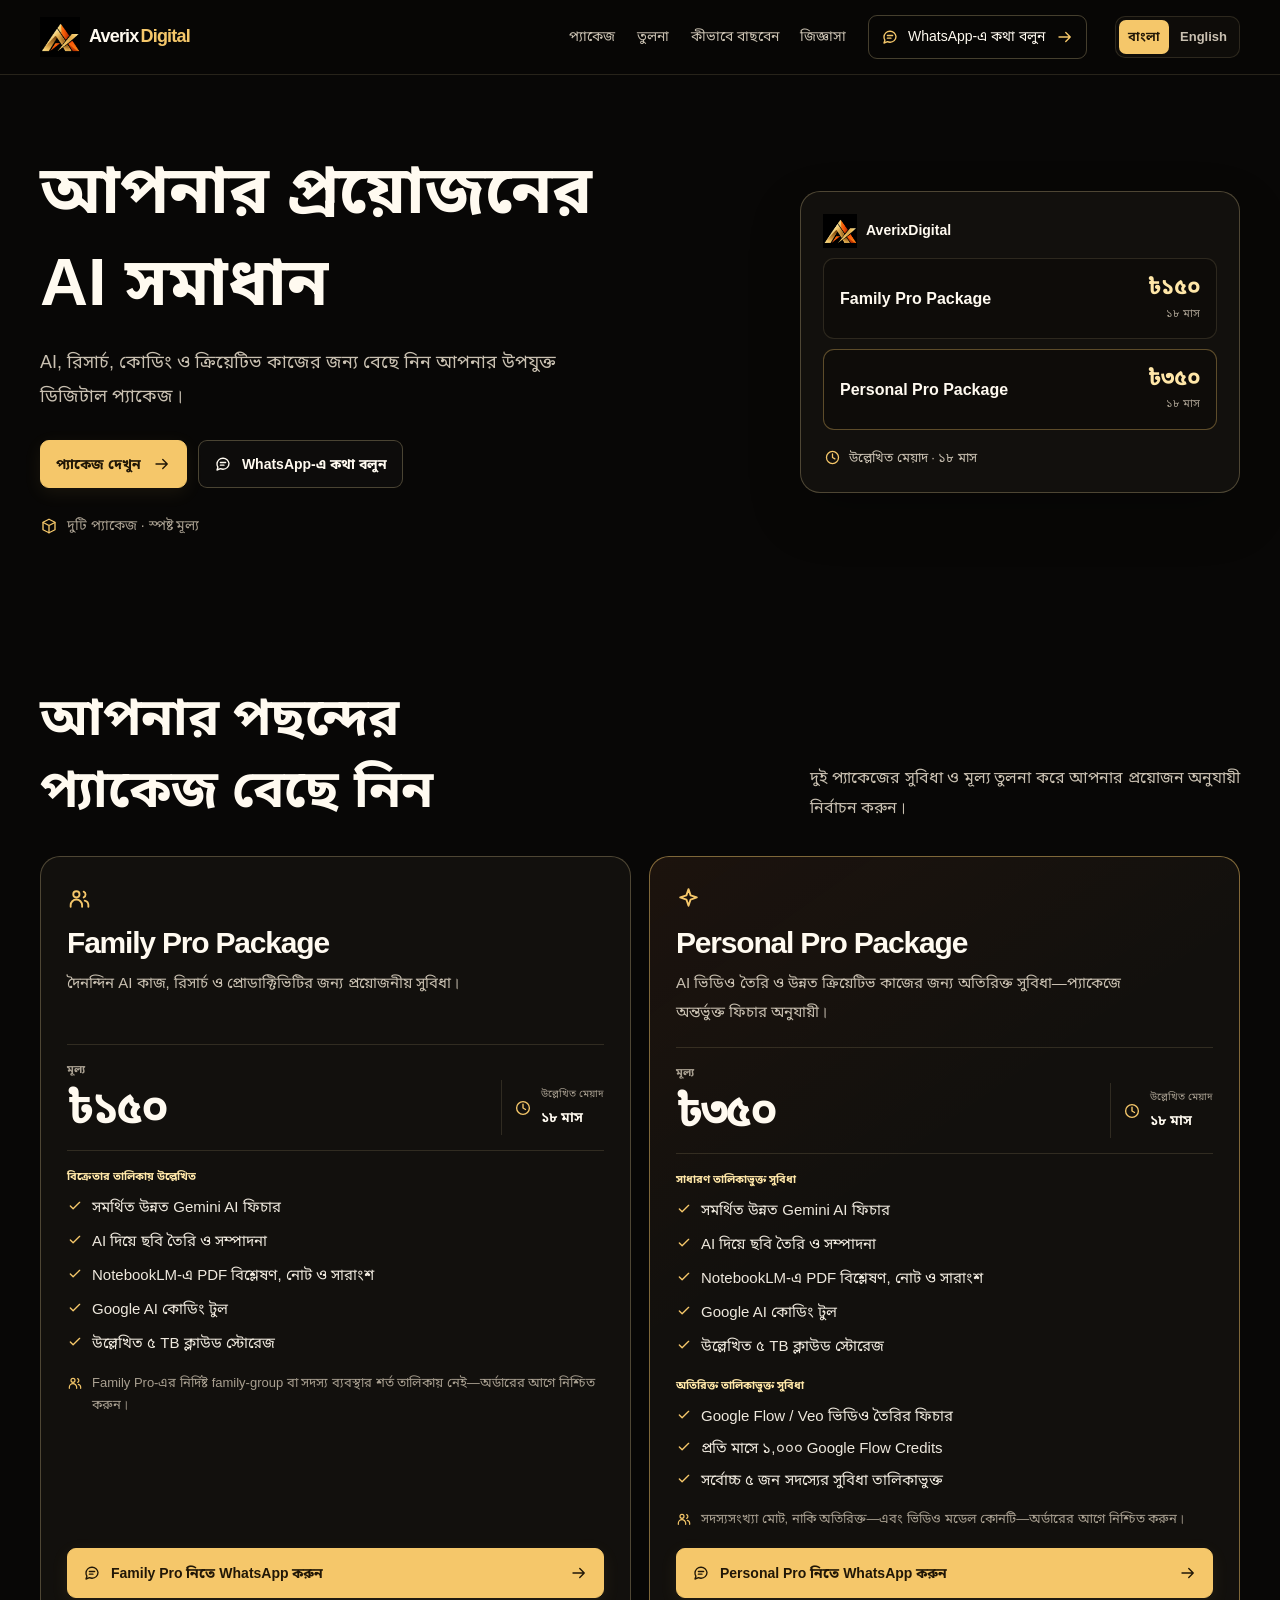
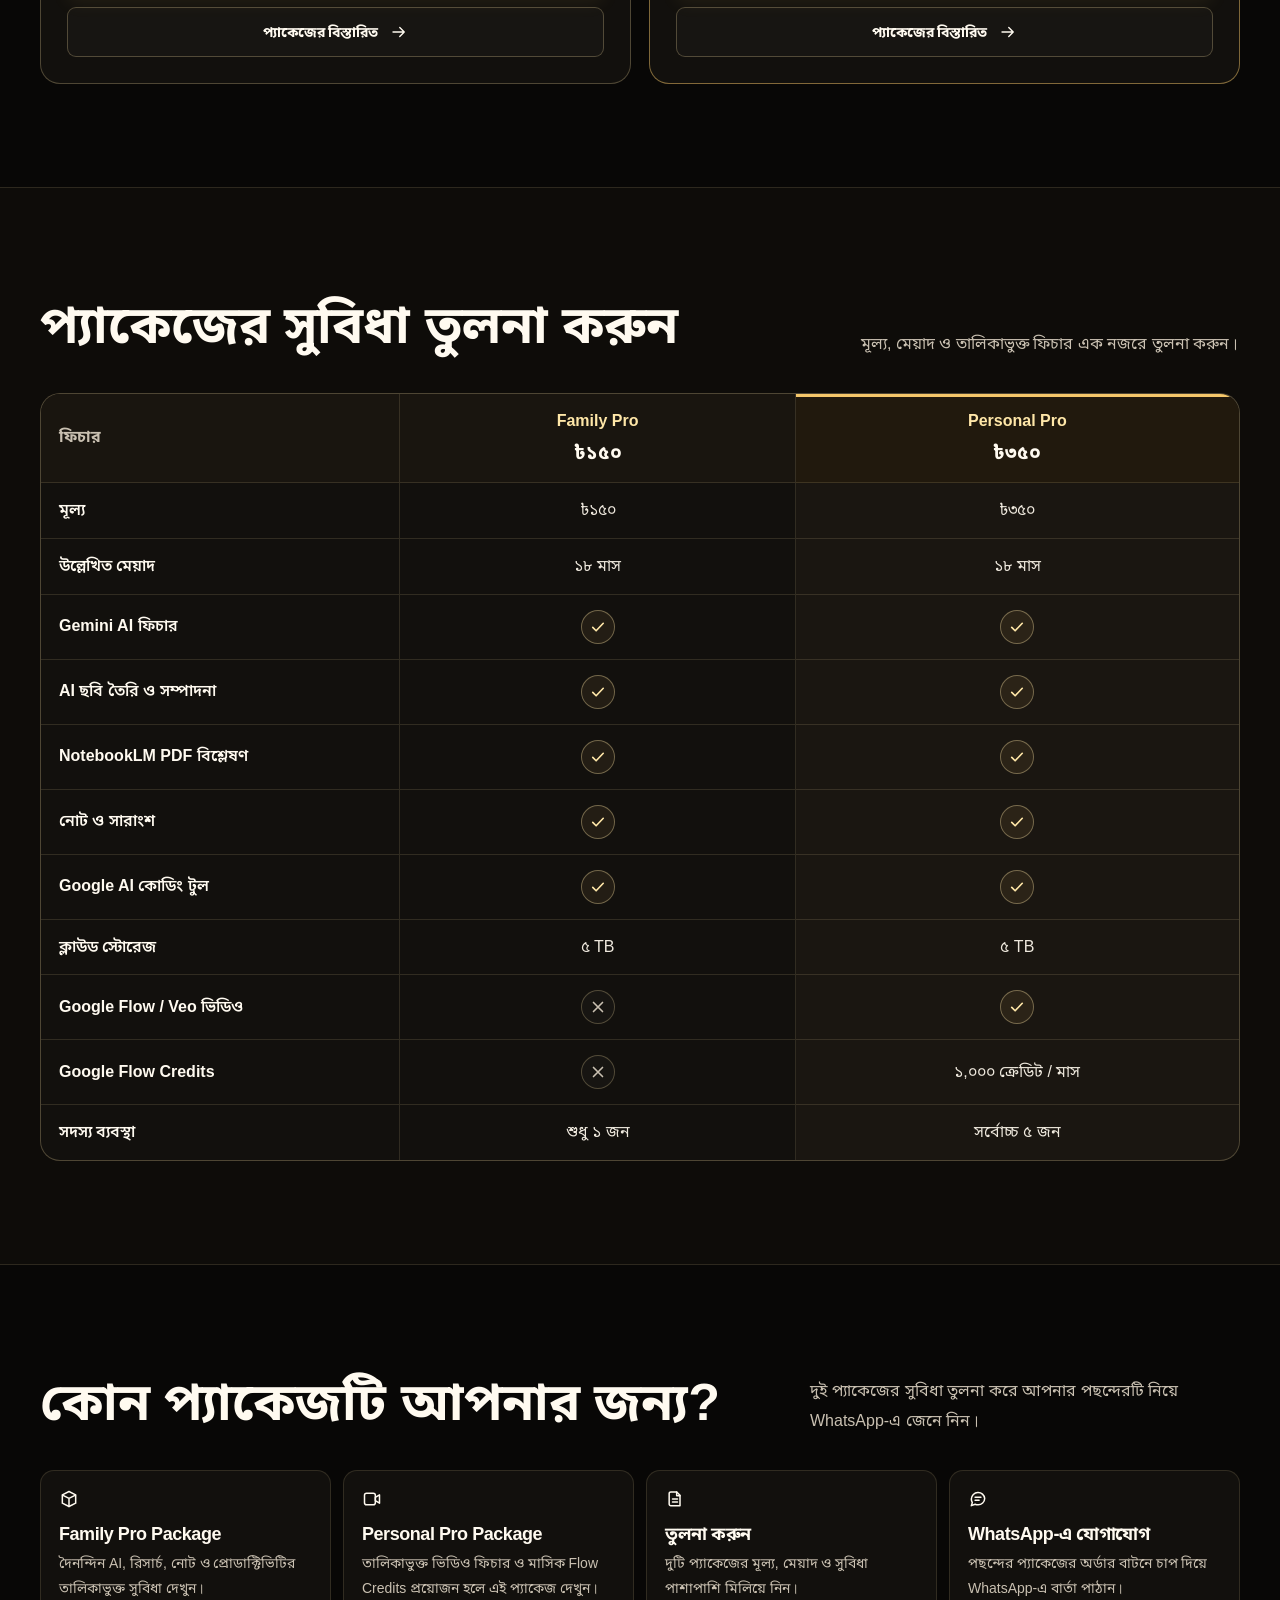
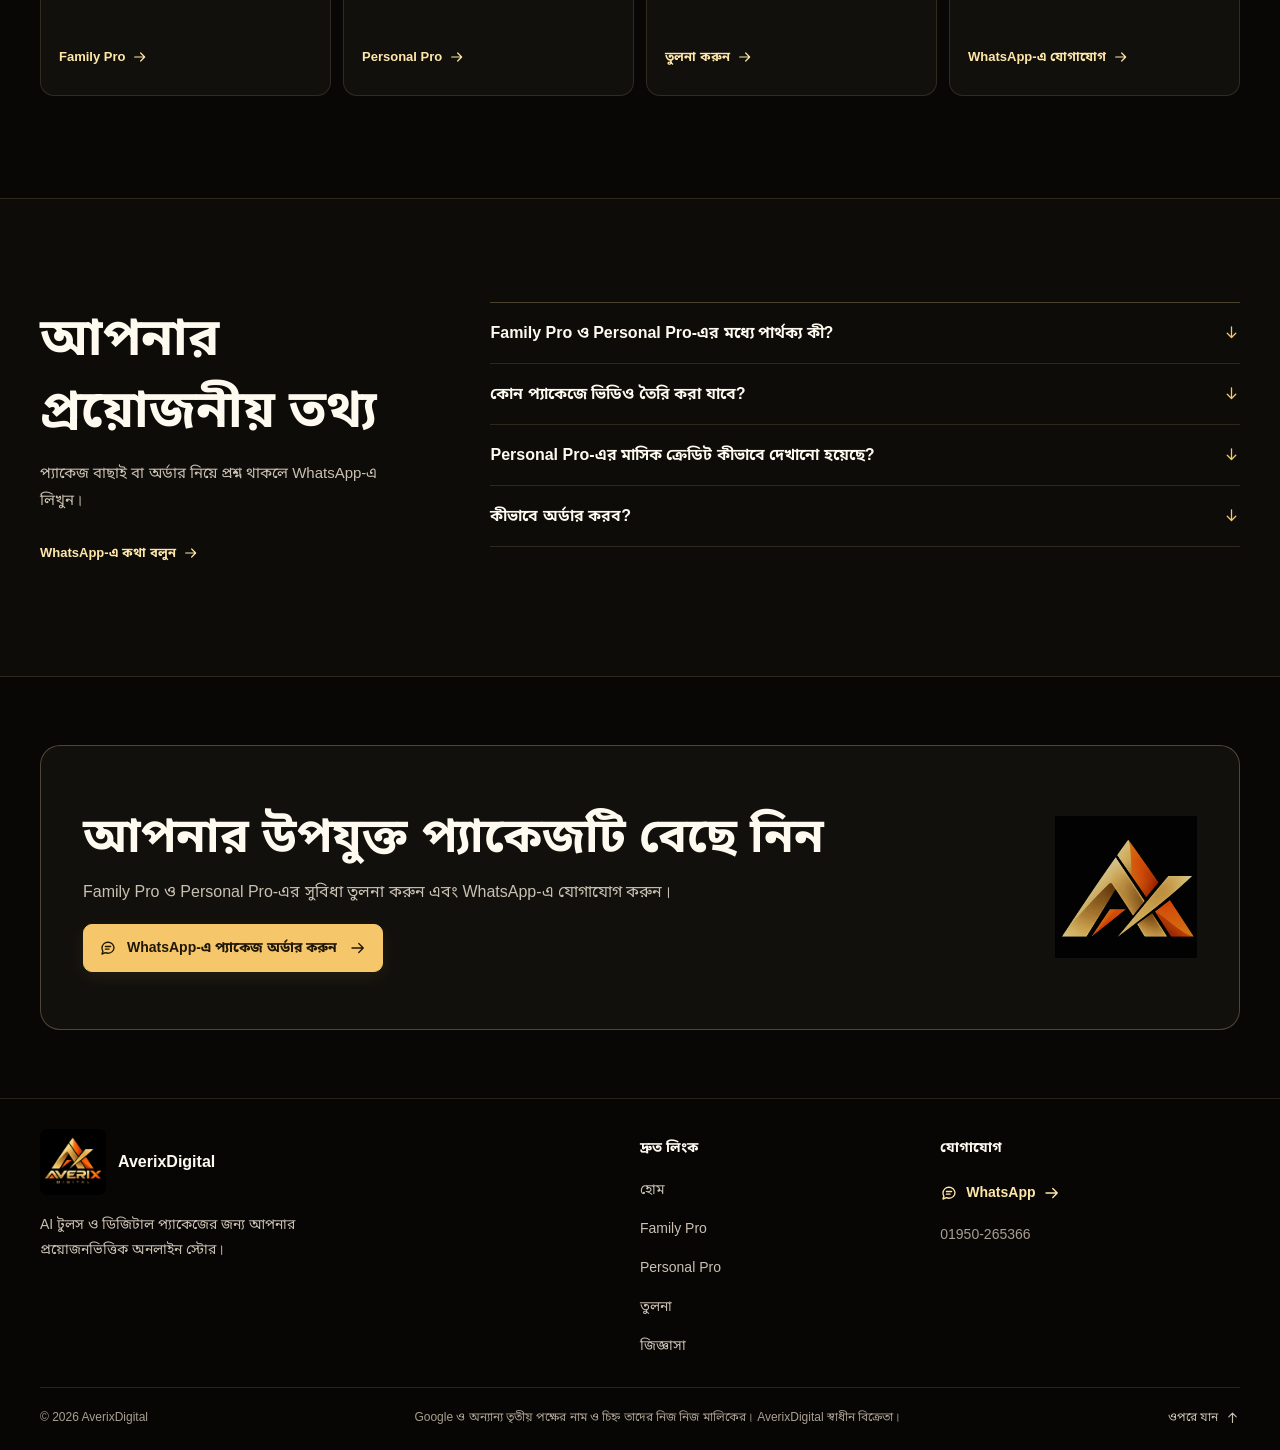
<file: index.html>
<!doctype html>
<html lang="bn" data-locale="bn">
<head>
<meta charset="utf-8"><meta name="viewport" content="width=device-width, initial-scale=1"><meta name="theme-color" content="#080706">
<meta name="robots" content="index,follow"><meta name="description" content="Family Pro ও Personal Pro-এর AI সুবিধা, মূল্য ও বিক্রেতার উল্লেখিত মেয়াদ তুলনা করুন। প্যাকেজ সম্পর্কে জানুন এবং WhatsApp-এ যোগাযোগ করুন।"><title>AverixDigital | AI প্যাকেজ ও ডিজিটাল সার্ভিস</title>
<link rel="icon" href="assets/averixdigital-icon.png" type="image/png" sizes="any">
<link rel="preload" href="assets/fonts/noto-sans-bengali.woff2" as="font" type="font/woff2" crossorigin>
<link rel="stylesheet" href="assets/site.css">
<link rel="canonical" data-seo="canonical" href="https://averixdigital.github.io/">
<link rel="alternate" hreflang="bn-BD" data-seo="bn" href="https://averixdigital.github.io/"><link rel="alternate" hreflang="en" data-seo="en" href="https://averixdigital.github.io/en/"><link rel="alternate" hreflang="x-default" data-seo="default" href="https://averixdigital.github.io/">
<meta property="og:type" content="website"><meta property="og:site_name" content="AverixDigital"><meta property="og:locale" content="bn_BD">
<meta property="og:title" content="AverixDigital | AI প্যাকেজ ও ডিজিটাল সার্ভিস"><meta property="og:description" content="Family Pro ও Personal Pro-এর AI সুবিধা, মূল্য ও বিক্রেতার উল্লেখিত মেয়াদ তুলনা করুন। প্যাকেজ সম্পর্কে জানুন এবং WhatsApp-এ যোগাযোগ করুন।"><meta property="og:url" data-seo="og-url" content="https://averixdigital.github.io/">
<meta property="og:image" data-seo="og-image" content="https://averixdigital.github.io/assets/averixdigital-logo.png"><meta property="og:image:alt" content="AverixDigital gold and orange logo on black">
<meta name="twitter:card" content="summary_large_image"><meta name="twitter:title" content="AverixDigital | AI প্যাকেজ ও ডিজিটাল সার্ভিস"><meta name="twitter:description" content="Family Pro ও Personal Pro-এর AI সুবিধা, মূল্য ও বিক্রেতার উল্লেখিত মেয়াদ তুলনা করুন। প্যাকেজ সম্পর্কে জানুন এবং WhatsApp-এ যোগাযোগ করুন।">
<script src="assets/site.js" defer></script><script type="application/ld+json" data-schema>{"@context":"https://schema.org","@type":"WebSite","name":"AverixDigital","description":"Family Pro ও Personal Pro-এর AI সুবিধা, মূল্য ও বিক্রেতার উল্লেখিত মেয়াদ তুলনা করুন। প্যাকেজ সম্পর্কে জানুন এবং WhatsApp-এ যোগাযোগ করুন।","inLanguage":"bn-BD","url":"https://averixdigital.github.io/"}</script>
</head><body id="top" data-page="home" data-route="home"><a class="skip-link" href="#main">মূল কনটেন্টে যান</a>
<header class="site-header"><div class="wrap header-inner">
<a class="brand" href="./" aria-label="AverixDigital হোম"><img src="assets/averixdigital-icon.png" width="40" height="40" alt="" decoding="async"><span>Averix<span class="brand-accent">Digital</span></span></a>
<nav class="primary-nav" id="primary-nav" aria-label="প্রধান নেভিগেশন"><a href="./#packages">প্যাকেজ</a><a href="./#compare">তুলনা</a><a href="./#guide">কীভাবে বাছবেন</a><a href="./#faq">জিজ্ঞাসা</a><a class="nav-contact" href="https://wa.me/8801950265366?text=AverixDigital-%E0%A6%8F%E0%A6%B0%20AI%20%E0%A6%AA%E0%A7%8D%E0%A6%AF%E0%A6%BE%E0%A6%95%E0%A7%87%E0%A6%9C%20%E0%A6%B8%E0%A6%AE%E0%A7%8D%E0%A6%AA%E0%A6%B0%E0%A7%8D%E0%A6%95%E0%A7%87%20%E0%A6%AC%E0%A6%BF%E0%A6%B8%E0%A7%8D%E0%A6%A4%E0%A6%BE%E0%A6%B0%E0%A6%BF%E0%A6%A4%20%E0%A6%9C%E0%A6%BE%E0%A6%A8%E0%A6%A4%E0%A7%87%20%E0%A6%9A%E0%A6%BE%E0%A6%87%E0%A5%A4" target="_blank" rel="noopener noreferrer"><svg class="icon " viewBox="0 0 24 24" fill="none" stroke="currentColor" stroke-width="1.8" stroke-linecap="round" stroke-linejoin="round" aria-hidden="true"><path d="M20 11.3a7.8 7.8 0 0 1-8 7.7 8.8 8.8 0 0 1-3.4-.7L4 20l1.2-3.7A7.4 7.4 0 0 1 4 12.1a7.8 7.8 0 0 1 8-7.8 7.8 7.8 0 0 1 8 7Z"/><path d="M8.5 10h7M8.5 13.5h4.8"/></svg><span>WhatsApp-এ কথা বলুন</span><svg class="icon button-arrow" viewBox="0 0 24 24" fill="none" stroke="currentColor" stroke-width="1.8" stroke-linecap="round" stroke-linejoin="round" aria-hidden="true"><path d="M4 12h15M13 6l6 6-6 6"/></svg></a></nav>
<div class="header-tools"><div class="language-switch" role="group" aria-label="ভাষা নির্বাচন"><a href="./" lang="bn" hreflang="bn-BD" aria-current="page" data-language-link="bn">বাংলা</a><a href="en/" lang="en" hreflang="en" aria-current="false" data-language-link="en">English</a></div>
<button class="menu-toggle" type="button" aria-expanded="false" aria-controls="primary-nav" aria-label="মেনু খুলুন"><span></span><span></span><span class="visually-hidden">মেনু খুলুন</span></button></div>
</div></header><main id="main">
<section class="hero wrap" aria-labelledby="hero-title"><div class="hero-copy"><h1 id="hero-title">আপনার প্রয়োজনের AI সমাধান</h1><p class="hero-description">AI, রিসার্চ, কোডিং ও ক্রিয়েটিভ কাজের জন্য বেছে নিন আপনার উপযুক্ত ডিজিটাল প্যাকেজ।</p><div class="hero-actions"><a class="button button-primary" href="#packages"><span>প্যাকেজ দেখুন</span><svg class="icon button-arrow" viewBox="0 0 24 24" fill="none" stroke="currentColor" stroke-width="1.8" stroke-linecap="round" stroke-linejoin="round" aria-hidden="true"><path d="M4 12h15M13 6l6 6-6 6"/></svg></a><a class="button button-secondary" href="https://wa.me/8801950265366?text=AverixDigital-%E0%A6%8F%E0%A6%B0%20AI%20%E0%A6%AA%E0%A7%8D%E0%A6%AF%E0%A6%BE%E0%A6%95%E0%A7%87%E0%A6%9C%20%E0%A6%B8%E0%A6%AE%E0%A7%8D%E0%A6%AA%E0%A6%B0%E0%A7%8D%E0%A6%95%E0%A7%87%20%E0%A6%AC%E0%A6%BF%E0%A6%B8%E0%A7%8D%E0%A6%A4%E0%A6%BE%E0%A6%B0%E0%A6%BF%E0%A6%A4%20%E0%A6%9C%E0%A6%BE%E0%A6%A8%E0%A6%A4%E0%A7%87%20%E0%A6%9A%E0%A6%BE%E0%A6%87%E0%A5%A4" target="_blank" rel="noopener noreferrer"><svg class="icon " viewBox="0 0 24 24" fill="none" stroke="currentColor" stroke-width="1.8" stroke-linecap="round" stroke-linejoin="round" aria-hidden="true"><path d="M20 11.3a7.8 7.8 0 0 1-8 7.7 8.8 8.8 0 0 1-3.4-.7L4 20l1.2-3.7A7.4 7.4 0 0 1 4 12.1a7.8 7.8 0 0 1 8-7.8 7.8 7.8 0 0 1 8 7Z"/><path d="M8.5 10h7M8.5 13.5h4.8"/></svg><span>WhatsApp-এ কথা বলুন</span></a></div><p class="hero-caption"><svg class="icon " viewBox="0 0 24 24" fill="none" stroke="currentColor" stroke-width="1.8" stroke-linecap="round" stroke-linejoin="round" aria-hidden="true"><path d="m12 3 8 4v10l-8 4-8-4V7l8-4Z"/><path d="m4.3 7.3 7.7 4 7.7-4M12 11.5V21"/></svg><span>দুটি প্যাকেজ · স্পষ্ট মূল্য</span></p></div>
<aside class="hero-board" aria-label="দুটি প্যাকেজ · স্পষ্ট মূল্য"><div class="hero-board-brand"><img src="assets/averixdigital-icon.png" width="34" height="34" alt="" decoding="async"><span>AverixDigital</span></div><a class="mini-package" href="#packages"><strong>Family Pro Package</strong><div><bdi>৳১৫০</bdi><small>১৮ মাস</small></div></a><a class="mini-package mini-personal" href="#packages"><strong>Personal Pro Package</strong><div><bdi>৳৩৫০</bdi><small>১৮ মাস</small></div></a><p class="board-foot"><svg class="icon " viewBox="0 0 24 24" fill="none" stroke="currentColor" stroke-width="1.8" stroke-linecap="round" stroke-linejoin="round" aria-hidden="true"><circle cx="12" cy="12" r="8.5"/><path d="M12 7v5l3.4 2"/></svg><span>উল্লেখিত মেয়াদ · ১৮ মাস</span></p></aside></section>
<section class="section wrap" id="packages" aria-labelledby="packages-title"><div class="section-heading"><div><h2 id="packages-title">আপনার পছন্দের প্যাকেজ বেছে নিন</h2></div><p class="section-intro">দুই প্যাকেজের সুবিধা ও মূল্য তুলনা করে আপনার প্রয়োজন অনুযায়ী নির্বাচন করুন।</p></div><div class="product-grid"><article class="product-card" aria-labelledby="family-title"><div class="product-topline"><svg class="icon product-icon" viewBox="0 0 24 24" fill="none" stroke="currentColor" stroke-width="1.8" stroke-linecap="round" stroke-linejoin="round" aria-hidden="true"><circle cx="9" cy="8" r="3"/><path d="M3.5 20v-1.5a5.5 5.5 0 0 1 11 0V20M16 5.5a3 3 0 0 1 0 5.5M17 14a4.5 4.5 0 0 1 3.5 4.3V20"/></svg></div><h3 id="family-title">Family Pro Package</h3><p class="product-intro">দৈনন্দিন AI কাজ, রিসার্চ ও প্রোডাক্টিভিটির জন্য প্রয়োজনীয় সুবিধা।</p>
<div class="price-strip"><div><span class="meta-label">মূল্য</span><strong class="price"><bdi>৳১৫০</bdi></strong></div><div class="duration-box"><svg class="icon " viewBox="0 0 24 24" fill="none" stroke="currentColor" stroke-width="1.8" stroke-linecap="round" stroke-linejoin="round" aria-hidden="true"><circle cx="12" cy="12" r="8.5"/><path d="M12 7v5l3.4 2"/></svg><span><small>উল্লেখিত মেয়াদ</small><b>১৮ মাস</b></span></div></div>
<p class="list-label">বিক্রেতার তালিকায় উল্লেখিত</p><ul class="feature-list "><li><svg class="icon check-icon" viewBox="0 0 24 24" fill="none" stroke="currentColor" stroke-width="1.8" stroke-linecap="round" stroke-linejoin="round" aria-hidden="true"><path d="m5 12 4.2 4.2L19 6.5"/></svg><span>সমর্থিত উন্নত Gemini AI ফিচার</span></li><li><svg class="icon check-icon" viewBox="0 0 24 24" fill="none" stroke="currentColor" stroke-width="1.8" stroke-linecap="round" stroke-linejoin="round" aria-hidden="true"><path d="m5 12 4.2 4.2L19 6.5"/></svg><span>AI দিয়ে ছবি তৈরি ও সম্পাদনা</span></li><li><svg class="icon check-icon" viewBox="0 0 24 24" fill="none" stroke="currentColor" stroke-width="1.8" stroke-linecap="round" stroke-linejoin="round" aria-hidden="true"><path d="m5 12 4.2 4.2L19 6.5"/></svg><span>NotebookLM-এ PDF বিশ্লেষণ, নোট ও সারাংশ</span></li><li><svg class="icon check-icon" viewBox="0 0 24 24" fill="none" stroke="currentColor" stroke-width="1.8" stroke-linecap="round" stroke-linejoin="round" aria-hidden="true"><path d="m5 12 4.2 4.2L19 6.5"/></svg><span>Google AI কোডিং টুল</span></li><li><svg class="icon check-icon" viewBox="0 0 24 24" fill="none" stroke="currentColor" stroke-width="1.8" stroke-linecap="round" stroke-linejoin="round" aria-hidden="true"><path d="m5 12 4.2 4.2L19 6.5"/></svg><span>উল্লেখিত ৫ TB ক্লাউড স্টোরেজ</span></li></ul><p class="access-note"><svg class="icon " viewBox="0 0 24 24" fill="none" stroke="currentColor" stroke-width="1.8" stroke-linecap="round" stroke-linejoin="round" aria-hidden="true"><circle cx="9" cy="8" r="3"/><path d="M3.5 20v-1.5a5.5 5.5 0 0 1 11 0V20M16 5.5a3 3 0 0 1 0 5.5M17 14a4.5 4.5 0 0 1 3.5 4.3V20"/></svg><span>Family Pro-এর নির্দিষ্ট family-group বা সদস্য ব্যবস্থার শর্ত তালিকায় নেই—অর্ডারের আগে নিশ্চিত করুন।</span></p>
<div class="card-actions"><a class="button button-primary" href="https://wa.me/8801950265366?text=%E0%A6%86%E0%A6%AE%E0%A6%BF%20Family%20Pro%20Package%20%E0%A6%A8%E0%A6%BF%E0%A6%A4%E0%A7%87%20%E0%A6%86%E0%A6%97%E0%A7%8D%E0%A6%B0%E0%A6%B9%E0%A7%80%E0%A5%A4%20%E0%A6%AE%E0%A7%82%E0%A6%B2%E0%A7%8D%E0%A6%AF%20%E0%A7%A7%E0%A7%AB%E0%A7%A6%20%E0%A6%9F%E0%A6%BE%E0%A6%95%E0%A6%BE%E0%A5%A4%20%E0%A6%AA%E0%A7%8D%E0%A6%AF%E0%A6%BE%E0%A6%95%E0%A7%87%E0%A6%9C%E0%A7%87%E0%A6%B0%20%E0%A6%AC%E0%A6%BF%E0%A6%B8%E0%A7%8D%E0%A6%A4%E0%A6%BE%E0%A6%B0%E0%A6%BF%E0%A6%A4%20%E0%A6%9C%E0%A6%BE%E0%A6%A8%E0%A6%BE%E0%A6%AC%E0%A7%87%E0%A6%A8%3F" target="_blank" rel="noopener noreferrer"><svg class="icon " viewBox="0 0 24 24" fill="none" stroke="currentColor" stroke-width="1.8" stroke-linecap="round" stroke-linejoin="round" aria-hidden="true"><path d="M20 11.3a7.8 7.8 0 0 1-8 7.7 8.8 8.8 0 0 1-3.4-.7L4 20l1.2-3.7A7.4 7.4 0 0 1 4 12.1a7.8 7.8 0 0 1 8-7.8 7.8 7.8 0 0 1 8 7Z"/><path d="M8.5 10h7M8.5 13.5h4.8"/></svg><span>Family Pro নিতে WhatsApp করুন</span><svg class="icon button-arrow" viewBox="0 0 24 24" fill="none" stroke="currentColor" stroke-width="1.8" stroke-linecap="round" stroke-linejoin="round" aria-hidden="true"><path d="M4 12h15M13 6l6 6-6 6"/></svg></a><a class="button button-secondary" href="family-pro/"><span>প্যাকেজের বিস্তারিত</span><svg class="icon button-arrow" viewBox="0 0 24 24" fill="none" stroke="currentColor" stroke-width="1.8" stroke-linecap="round" stroke-linejoin="round" aria-hidden="true"><path d="M4 12h15M13 6l6 6-6 6"/></svg></a></div></article><article class="product-card product-card-featured" aria-labelledby="personal-title"><div class="product-topline"><svg class="icon product-icon" viewBox="0 0 24 24" fill="none" stroke="currentColor" stroke-width="1.8" stroke-linecap="round" stroke-linejoin="round" aria-hidden="true"><path d="m12 3 2 6 6 2-6 2-2 6-2-6-6-2 6-2 2-6Z"/></svg></div><h3 id="personal-title">Personal Pro Package</h3><p class="product-intro">AI ভিডিও তৈরি ও উন্নত ক্রিয়েটিভ কাজের জন্য অতিরিক্ত সুবিধা—প্যাকেজে অন্তর্ভুক্ত ফিচার অনুযায়ী।</p>
<div class="price-strip"><div><span class="meta-label">মূল্য</span><strong class="price"><bdi>৳৩৫০</bdi></strong></div><div class="duration-box"><svg class="icon " viewBox="0 0 24 24" fill="none" stroke="currentColor" stroke-width="1.8" stroke-linecap="round" stroke-linejoin="round" aria-hidden="true"><circle cx="12" cy="12" r="8.5"/><path d="M12 7v5l3.4 2"/></svg><span><small>উল্লেখিত মেয়াদ</small><b>১৮ মাস</b></span></div></div>
<p class="list-label">সাধারণ তালিকাভুক্ত সুবিধা</p><ul class="feature-list "><li><svg class="icon check-icon" viewBox="0 0 24 24" fill="none" stroke="currentColor" stroke-width="1.8" stroke-linecap="round" stroke-linejoin="round" aria-hidden="true"><path d="m5 12 4.2 4.2L19 6.5"/></svg><span>সমর্থিত উন্নত Gemini AI ফিচার</span></li><li><svg class="icon check-icon" viewBox="0 0 24 24" fill="none" stroke="currentColor" stroke-width="1.8" stroke-linecap="round" stroke-linejoin="round" aria-hidden="true"><path d="m5 12 4.2 4.2L19 6.5"/></svg><span>AI দিয়ে ছবি তৈরি ও সম্পাদনা</span></li><li><svg class="icon check-icon" viewBox="0 0 24 24" fill="none" stroke="currentColor" stroke-width="1.8" stroke-linecap="round" stroke-linejoin="round" aria-hidden="true"><path d="m5 12 4.2 4.2L19 6.5"/></svg><span>NotebookLM-এ PDF বিশ্লেষণ, নোট ও সারাংশ</span></li><li><svg class="icon check-icon" viewBox="0 0 24 24" fill="none" stroke="currentColor" stroke-width="1.8" stroke-linecap="round" stroke-linejoin="round" aria-hidden="true"><path d="m5 12 4.2 4.2L19 6.5"/></svg><span>Google AI কোডিং টুল</span></li><li><svg class="icon check-icon" viewBox="0 0 24 24" fill="none" stroke="currentColor" stroke-width="1.8" stroke-linecap="round" stroke-linejoin="round" aria-hidden="true"><path d="m5 12 4.2 4.2L19 6.5"/></svg><span>উল্লেখিত ৫ TB ক্লাউড স্টোরেজ</span></li></ul><p class="list-label extra-label">অতিরিক্ত তালিকাভুক্ত সুবিধা</p><ul class="feature-list extra-list"><li><svg class="icon check-icon" viewBox="0 0 24 24" fill="none" stroke="currentColor" stroke-width="1.8" stroke-linecap="round" stroke-linejoin="round" aria-hidden="true"><path d="m5 12 4.2 4.2L19 6.5"/></svg><span>Google Flow / Veo ভিডিও তৈরির ফিচার</span></li><li><svg class="icon check-icon" viewBox="0 0 24 24" fill="none" stroke="currentColor" stroke-width="1.8" stroke-linecap="round" stroke-linejoin="round" aria-hidden="true"><path d="m5 12 4.2 4.2L19 6.5"/></svg><span>প্রতি মাসে ১,০০০ Google Flow Credits</span></li><li><svg class="icon check-icon" viewBox="0 0 24 24" fill="none" stroke="currentColor" stroke-width="1.8" stroke-linecap="round" stroke-linejoin="round" aria-hidden="true"><path d="m5 12 4.2 4.2L19 6.5"/></svg><span>সর্বোচ্চ ৫ জন সদস্যের সুবিধা তালিকাভুক্ত</span></li></ul><p class="access-note"><svg class="icon " viewBox="0 0 24 24" fill="none" stroke="currentColor" stroke-width="1.8" stroke-linecap="round" stroke-linejoin="round" aria-hidden="true"><circle cx="9" cy="8" r="3"/><path d="M3.5 20v-1.5a5.5 5.5 0 0 1 11 0V20M16 5.5a3 3 0 0 1 0 5.5M17 14a4.5 4.5 0 0 1 3.5 4.3V20"/></svg><span>সদস্যসংখ্যা মোট, নাকি অতিরিক্ত—এবং ভিডিও মডেল কোনটি—অর্ডারের আগে নিশ্চিত করুন।</span></p>
<div class="card-actions"><a class="button button-primary" href="https://wa.me/8801950265366?text=%E0%A6%86%E0%A6%AE%E0%A6%BF%20Personal%20Pro%20Package%20%E0%A6%A8%E0%A6%BF%E0%A6%A4%E0%A7%87%20%E0%A6%86%E0%A6%97%E0%A7%8D%E0%A6%B0%E0%A6%B9%E0%A7%80%E0%A5%A4%20%E0%A6%AE%E0%A7%82%E0%A6%B2%E0%A7%8D%E0%A6%AF%20%E0%A7%A9%E0%A7%AB%E0%A7%A6%20%E0%A6%9F%E0%A6%BE%E0%A6%95%E0%A6%BE%E0%A5%A4%20%E0%A6%AA%E0%A7%8D%E0%A6%AF%E0%A6%BE%E0%A6%95%E0%A7%87%E0%A6%9C%E0%A7%87%E0%A6%B0%20%E0%A6%AC%E0%A6%BF%E0%A6%B8%E0%A7%8D%E0%A6%A4%E0%A6%BE%E0%A6%B0%E0%A6%BF%E0%A6%A4%20%E0%A6%9C%E0%A6%BE%E0%A6%A8%E0%A6%BE%E0%A6%AC%E0%A7%87%E0%A6%A8%3F" target="_blank" rel="noopener noreferrer"><svg class="icon " viewBox="0 0 24 24" fill="none" stroke="currentColor" stroke-width="1.8" stroke-linecap="round" stroke-linejoin="round" aria-hidden="true"><path d="M20 11.3a7.8 7.8 0 0 1-8 7.7 8.8 8.8 0 0 1-3.4-.7L4 20l1.2-3.7A7.4 7.4 0 0 1 4 12.1a7.8 7.8 0 0 1 8-7.8 7.8 7.8 0 0 1 8 7Z"/><path d="M8.5 10h7M8.5 13.5h4.8"/></svg><span>Personal Pro নিতে WhatsApp করুন</span><svg class="icon button-arrow" viewBox="0 0 24 24" fill="none" stroke="currentColor" stroke-width="1.8" stroke-linecap="round" stroke-linejoin="round" aria-hidden="true"><path d="M4 12h15M13 6l6 6-6 6"/></svg></a><a class="button button-secondary" href="personal-pro/"><span>প্যাকেজের বিস্তারিত</span><svg class="icon button-arrow" viewBox="0 0 24 24" fill="none" stroke="currentColor" stroke-width="1.8" stroke-linecap="round" stroke-linejoin="round" aria-hidden="true"><path d="M4 12h15M13 6l6 6-6 6"/></svg></a></div></article></div></section>
<section class="compare-section" id="compare" aria-labelledby="compare-title"><div class="wrap section">
<div class="section-heading"><div><h2 id="compare-title">প্যাকেজের সুবিধা তুলনা করুন</h2></div><p class="section-intro" id="compare-intro">মূল্য, মেয়াদ ও তালিকাভুক্ত ফিচার এক নজরে তুলনা করুন।</p></div>
<p class="scroll-hint">ছোট পর্দায় পুরো টেবিল দেখতে পাশে স্ক্রল করুন।</p>
<div class="table-scroll" role="region" tabindex="0" aria-labelledby="compare-title" aria-describedby="compare-intro"><table class="compare-table"><caption class="sr-only">Family Pro ও Personal Pro-এর মূল্য ও সুবিধা</caption><colgroup><col class="compare-feature-column"><col><col class="compare-personal-column"></colgroup><thead><tr><th scope="col">ফিচার</th><th scope="col">Family Pro <span>৳১৫০</span></th><th scope="col">Personal Pro <span>৳৩৫০</span></th></tr></thead><tbody><tr><th scope="row">মূল্য</th><td>৳১৫০</td><td>৳৩৫০</td></tr><tr><th scope="row">উল্লেখিত মেয়াদ</th><td>১৮ মাস</td><td>১৮ মাস</td></tr><tr><th scope="row">Gemini AI ফিচার</th><td><span class="compare-mark compare-mark--yes"><svg class="compare-icon" viewBox="0 0 24 24" fill="none" stroke="currentColor" stroke-width="2.2" stroke-linecap="round" stroke-linejoin="round" role="img" aria-label="অন্তর্ভুক্ত"><path d="m5 12.5 4.5 4.5L19 7"/></svg></span></td><td><span class="compare-mark compare-mark--yes"><svg class="compare-icon" viewBox="0 0 24 24" fill="none" stroke="currentColor" stroke-width="2.2" stroke-linecap="round" stroke-linejoin="round" role="img" aria-label="অন্তর্ভুক্ত"><path d="m5 12.5 4.5 4.5L19 7"/></svg></span></td></tr><tr><th scope="row">AI ছবি তৈরি ও সম্পাদনা</th><td><span class="compare-mark compare-mark--yes"><svg class="compare-icon" viewBox="0 0 24 24" fill="none" stroke="currentColor" stroke-width="2.2" stroke-linecap="round" stroke-linejoin="round" role="img" aria-label="অন্তর্ভুক্ত"><path d="m5 12.5 4.5 4.5L19 7"/></svg></span></td><td><span class="compare-mark compare-mark--yes"><svg class="compare-icon" viewBox="0 0 24 24" fill="none" stroke="currentColor" stroke-width="2.2" stroke-linecap="round" stroke-linejoin="round" role="img" aria-label="অন্তর্ভুক্ত"><path d="m5 12.5 4.5 4.5L19 7"/></svg></span></td></tr><tr><th scope="row">NotebookLM PDF বিশ্লেষণ</th><td><span class="compare-mark compare-mark--yes"><svg class="compare-icon" viewBox="0 0 24 24" fill="none" stroke="currentColor" stroke-width="2.2" stroke-linecap="round" stroke-linejoin="round" role="img" aria-label="অন্তর্ভুক্ত"><path d="m5 12.5 4.5 4.5L19 7"/></svg></span></td><td><span class="compare-mark compare-mark--yes"><svg class="compare-icon" viewBox="0 0 24 24" fill="none" stroke="currentColor" stroke-width="2.2" stroke-linecap="round" stroke-linejoin="round" role="img" aria-label="অন্তর্ভুক্ত"><path d="m5 12.5 4.5 4.5L19 7"/></svg></span></td></tr><tr><th scope="row">নোট ও সারাংশ</th><td><span class="compare-mark compare-mark--yes"><svg class="compare-icon" viewBox="0 0 24 24" fill="none" stroke="currentColor" stroke-width="2.2" stroke-linecap="round" stroke-linejoin="round" role="img" aria-label="অন্তর্ভুক্ত"><path d="m5 12.5 4.5 4.5L19 7"/></svg></span></td><td><span class="compare-mark compare-mark--yes"><svg class="compare-icon" viewBox="0 0 24 24" fill="none" stroke="currentColor" stroke-width="2.2" stroke-linecap="round" stroke-linejoin="round" role="img" aria-label="অন্তর্ভুক্ত"><path d="m5 12.5 4.5 4.5L19 7"/></svg></span></td></tr><tr><th scope="row">Google AI কোডিং টুল</th><td><span class="compare-mark compare-mark--yes"><svg class="compare-icon" viewBox="0 0 24 24" fill="none" stroke="currentColor" stroke-width="2.2" stroke-linecap="round" stroke-linejoin="round" role="img" aria-label="অন্তর্ভুক্ত"><path d="m5 12.5 4.5 4.5L19 7"/></svg></span></td><td><span class="compare-mark compare-mark--yes"><svg class="compare-icon" viewBox="0 0 24 24" fill="none" stroke="currentColor" stroke-width="2.2" stroke-linecap="round" stroke-linejoin="round" role="img" aria-label="অন্তর্ভুক্ত"><path d="m5 12.5 4.5 4.5L19 7"/></svg></span></td></tr><tr><th scope="row">ক্লাউড স্টোরেজ</th><td>৫ TB</td><td>৫ TB</td></tr><tr><th scope="row">Google Flow / Veo ভিডিও</th><td><span class="compare-mark compare-mark--no"><svg class="compare-icon" viewBox="0 0 24 24" fill="none" stroke="currentColor" stroke-width="2.2" stroke-linecap="round" stroke-linejoin="round" role="img" aria-label="অন্তর্ভুক্ত নয়"><path d="m6 6 12 12M18 6 6 18"/></svg></span></td><td><span class="compare-mark compare-mark--yes"><svg class="compare-icon" viewBox="0 0 24 24" fill="none" stroke="currentColor" stroke-width="2.2" stroke-linecap="round" stroke-linejoin="round" role="img" aria-label="অন্তর্ভুক্ত"><path d="m5 12.5 4.5 4.5L19 7"/></svg></span></td></tr><tr><th scope="row">Google Flow Credits</th><td><span class="compare-mark compare-mark--no"><svg class="compare-icon" viewBox="0 0 24 24" fill="none" stroke="currentColor" stroke-width="2.2" stroke-linecap="round" stroke-linejoin="round" role="img" aria-label="অন্তর্ভুক্ত নয়"><path d="m6 6 12 12M18 6 6 18"/></svg></span></td><td>১,০০০ ক্রেডিট / মাস</td></tr><tr><th scope="row">সদস্য ব্যবস্থা</th><td>শুধু ১ জন</td><td>সর্বোচ্চ ৫ জন</td></tr></tbody></table></div>
</div></section>
<section class="section wrap guide-section" id="guide" aria-labelledby="guide-title"><div class="section-heading"><div><h2 id="guide-title">কোন প্যাকেজটি আপনার জন্য?</h2></div><p class="section-intro">দুই প্যাকেজের সুবিধা তুলনা করে আপনার পছন্দেরটি নিয়ে WhatsApp-এ জেনে নিন।</p></div><div class="guide-grid"><article class="guide-card"><div class="guide-top"><svg class="icon " viewBox="0 0 24 24" fill="none" stroke="currentColor" stroke-width="1.8" stroke-linecap="round" stroke-linejoin="round" aria-hidden="true"><path d="m12 3 8 4v10l-8 4-8-4V7l8-4Z"/><path d="m4.3 7.3 7.7 4 7.7-4M12 11.5V21"/></svg></div><h3>Family Pro Package</h3><p>দৈনন্দিন AI, রিসার্চ, নোট ও প্রোডাক্টিভিটির তালিকাভুক্ত সুবিধা দেখুন।</p><a class="text-link" href="family-pro/" >Family Pro<svg class="icon link-arrow" viewBox="0 0 24 24" fill="none" stroke="currentColor" stroke-width="1.8" stroke-linecap="round" stroke-linejoin="round" aria-hidden="true"><path d="M4 12h15M13 6l6 6-6 6"/></svg></a></article><article class="guide-card"><div class="guide-top"><svg class="icon " viewBox="0 0 24 24" fill="none" stroke="currentColor" stroke-width="1.8" stroke-linecap="round" stroke-linejoin="round" aria-hidden="true"><rect x="3" y="5" width="13" height="14" rx="2.5"/><path d="m16 10 5-3v10l-5-3z"/></svg></div><h3>Personal Pro Package</h3><p>তালিকাভুক্ত ভিডিও ফিচার ও মাসিক Flow Credits প্রয়োজন হলে এই প্যাকেজ দেখুন।</p><a class="text-link" href="personal-pro/" >Personal Pro<svg class="icon link-arrow" viewBox="0 0 24 24" fill="none" stroke="currentColor" stroke-width="1.8" stroke-linecap="round" stroke-linejoin="round" aria-hidden="true"><path d="M4 12h15M13 6l6 6-6 6"/></svg></a></article><article class="guide-card"><div class="guide-top"><svg class="icon " viewBox="0 0 24 24" fill="none" stroke="currentColor" stroke-width="1.8" stroke-linecap="round" stroke-linejoin="round" aria-hidden="true"><path d="M7 3.5h7l4 4V20H7a2 2 0 0 1-2-2V5.5a2 2 0 0 1 2-2Z"/><path d="M14 3.5V8h4M9 12h6M9 15.5h6"/></svg></div><h3>তুলনা করুন</h3><p>দুটি প্যাকেজের মূল্য, মেয়াদ ও সুবিধা পাশাপাশি মিলিয়ে নিন।</p><a class="text-link" href="#compare" >তুলনা করুন<svg class="icon link-arrow" viewBox="0 0 24 24" fill="none" stroke="currentColor" stroke-width="1.8" stroke-linecap="round" stroke-linejoin="round" aria-hidden="true"><path d="M4 12h15M13 6l6 6-6 6"/></svg></a></article><article class="guide-card"><div class="guide-top"><svg class="icon " viewBox="0 0 24 24" fill="none" stroke="currentColor" stroke-width="1.8" stroke-linecap="round" stroke-linejoin="round" aria-hidden="true"><path d="M20 11.3a7.8 7.8 0 0 1-8 7.7 8.8 8.8 0 0 1-3.4-.7L4 20l1.2-3.7A7.4 7.4 0 0 1 4 12.1a7.8 7.8 0 0 1 8-7.8 7.8 7.8 0 0 1 8 7Z"/><path d="M8.5 10h7M8.5 13.5h4.8"/></svg></div><h3>WhatsApp-এ যোগাযোগ</h3><p>পছন্দের প্যাকেজের অর্ডার বাটনে চাপ দিয়ে WhatsApp-এ বার্তা পাঠান।</p><a class="text-link" href="https://wa.me/8801950265366?text=AverixDigital-%E0%A6%8F%E0%A6%B0%20AI%20%E0%A6%AA%E0%A7%8D%E0%A6%AF%E0%A6%BE%E0%A6%95%E0%A7%87%E0%A6%9C%20%E0%A6%B8%E0%A6%AE%E0%A7%8D%E0%A6%AA%E0%A6%B0%E0%A7%8D%E0%A6%95%E0%A7%87%20%E0%A6%AC%E0%A6%BF%E0%A6%B8%E0%A7%8D%E0%A6%A4%E0%A6%BE%E0%A6%B0%E0%A6%BF%E0%A6%A4%20%E0%A6%9C%E0%A6%BE%E0%A6%A8%E0%A6%A4%E0%A7%87%20%E0%A6%9A%E0%A6%BE%E0%A6%87%E0%A5%A4" target="_blank" rel="noopener noreferrer">WhatsApp-এ যোগাযোগ<svg class="icon link-arrow" viewBox="0 0 24 24" fill="none" stroke="currentColor" stroke-width="1.8" stroke-linecap="round" stroke-linejoin="round" aria-hidden="true"><path d="M4 12h15M13 6l6 6-6 6"/></svg></a></article></div></section>
<section class="faq-section" id="faq" aria-labelledby="faq-title"><div class="wrap faq-layout"><div class="faq-intro"><h2 id="faq-title">আপনার প্রয়োজনীয় তথ্য</h2><p>প্যাকেজ বাছাই বা অর্ডার নিয়ে প্রশ্ন থাকলে WhatsApp-এ লিখুন।</p><a class="text-link" href="https://wa.me/8801950265366?text=AverixDigital-%E0%A6%8F%E0%A6%B0%20AI%20%E0%A6%AA%E0%A7%8D%E0%A6%AF%E0%A6%BE%E0%A6%95%E0%A7%87%E0%A6%9C%20%E0%A6%B8%E0%A6%AE%E0%A7%8D%E0%A6%AA%E0%A6%B0%E0%A7%8D%E0%A6%95%E0%A7%87%20%E0%A6%AC%E0%A6%BF%E0%A6%B8%E0%A7%8D%E0%A6%A4%E0%A6%BE%E0%A6%B0%E0%A6%BF%E0%A6%A4%20%E0%A6%9C%E0%A6%BE%E0%A6%A8%E0%A6%A4%E0%A7%87%20%E0%A6%9A%E0%A6%BE%E0%A6%87%E0%A5%A4" target="_blank" rel="noopener noreferrer">WhatsApp-এ কথা বলুন<svg class="icon link-arrow" viewBox="0 0 24 24" fill="none" stroke="currentColor" stroke-width="1.8" stroke-linecap="round" stroke-linejoin="round" aria-hidden="true"><path d="M4 12h15M13 6l6 6-6 6"/></svg></a></div><div class="faq-list"><details class="faq-item"><summary>Family Pro ও Personal Pro-এর মধ্যে পার্থক্য কী?<svg class="icon faq-chevron" viewBox="0 0 24 24" fill="none" stroke="currentColor" stroke-width="1.8" stroke-linecap="round" stroke-linejoin="round" aria-hidden="true"><path d="M4 12h15M13 6l6 6-6 6"/></svg></summary><p>Family Pro-এর মূল্য ৳১৫০ এবং Personal Pro-এর মূল্য ৳৩৫০। দুই প্যাকেজের উল্লেখিত মেয়াদ ১৮ মাস। Personal Pro-তে ভিডিও তৈরির ফিচার ও প্রতি মাসে ১,০০০ Google Flow Credits তালিকাভুক্ত; প্রকৃত অ্যাক্সেস বর্তমান প্যাকেজ ব্যবস্থার ওপর নির্ভর করবে।</p></details><details class="faq-item"><summary>কোন প্যাকেজে ভিডিও তৈরি করা যাবে?<svg class="icon faq-chevron" viewBox="0 0 24 24" fill="none" stroke="currentColor" stroke-width="1.8" stroke-linecap="round" stroke-linejoin="round" aria-hidden="true"><path d="M4 12h15M13 6l6 6-6 6"/></svg></summary><p>Personal Pro-এর বিবরণে Google Flow / Veo ভিডিও-তৈরির সুবিধা তালিকাভুক্ত। কোন মডেল ও ফিচার আপনার অ্যাকাউন্টে পাওয়া যাবে, তা প্যাকেজের বর্তমান অ্যাক্সেস ব্যবস্থায় নিশ্চিত করুন।</p></details><details class="faq-item"><summary>Personal Pro-এর মাসিক ক্রেডিট কীভাবে দেখানো হয়েছে?<svg class="icon faq-chevron" viewBox="0 0 24 24" fill="none" stroke="currentColor" stroke-width="1.8" stroke-linecap="round" stroke-linejoin="round" aria-hidden="true"><path d="M4 12h15M13 6l6 6-6 6"/></svg></summary><p>বিক্রেতার তালিকায় প্রতি মাসে ১,০০০ Google Flow Credits উল্লেখ আছে। ১৮ মাসে ১৮টি মাসিক বরাদ্দের যোগফল ১৮,০০০—এটি একসঙ্গে পাওয়া ব্যালান্স নয়। বর্তমান অফারে বরাদ্দ কীভাবে দেওয়া হবে তা WhatsApp-এ নিশ্চিত করুন।</p></details><details class="faq-item"><summary>কীভাবে অর্ডার করব?<svg class="icon faq-chevron" viewBox="0 0 24 24" fill="none" stroke="currentColor" stroke-width="1.8" stroke-linecap="round" stroke-linejoin="round" aria-hidden="true"><path d="M4 12h15M13 6l6 6-6 6"/></svg></summary><p>পছন্দের প্যাকেজের WhatsApp বাটনে চাপ দিয়ে প্রি-ফিলড বার্তাটি পাঠান। পরবর্তী ধাপ সরাসরি কথোপকথনে জানানো হবে।</p></details></div></div></section>
<section class="closing wrap" aria-labelledby="closing-title"><div><h2 id="closing-title">আপনার উপযুক্ত প্যাকেজটি বেছে নিন</h2><p>Family Pro ও Personal Pro-এর সুবিধা তুলনা করুন এবং WhatsApp-এ যোগাযোগ করুন।</p><a class="button button-primary" href="https://wa.me/8801950265366?text=AverixDigital-%E0%A6%8F%E0%A6%B0%20AI%20%E0%A6%AA%E0%A7%8D%E0%A6%AF%E0%A6%BE%E0%A6%95%E0%A7%87%E0%A6%9C%20%E0%A6%B8%E0%A6%AE%E0%A7%8D%E0%A6%AA%E0%A6%B0%E0%A7%8D%E0%A6%95%E0%A7%87%20%E0%A6%AC%E0%A6%BF%E0%A6%B8%E0%A7%8D%E0%A6%A4%E0%A6%BE%E0%A6%B0%E0%A6%BF%E0%A6%A4%20%E0%A6%9C%E0%A6%BE%E0%A6%A8%E0%A6%A4%E0%A7%87%20%E0%A6%9A%E0%A6%BE%E0%A6%87%E0%A5%A4" target="_blank" rel="noopener noreferrer"><svg class="icon " viewBox="0 0 24 24" fill="none" stroke="currentColor" stroke-width="1.8" stroke-linecap="round" stroke-linejoin="round" aria-hidden="true"><path d="M20 11.3a7.8 7.8 0 0 1-8 7.7 8.8 8.8 0 0 1-3.4-.7L4 20l1.2-3.7A7.4 7.4 0 0 1 4 12.1a7.8 7.8 0 0 1 8-7.8 7.8 7.8 0 0 1 8 7Z"/><path d="M8.5 10h7M8.5 13.5h4.8"/></svg><span>WhatsApp-এ প্যাকেজ অর্ডার করুন</span><svg class="icon button-arrow" viewBox="0 0 24 24" fill="none" stroke="currentColor" stroke-width="1.8" stroke-linecap="round" stroke-linejoin="round" aria-hidden="true"><path d="M4 12h15M13 6l6 6-6 6"/></svg></a></div><div class="closing-mark" aria-hidden="true"><img src="assets/averixdigital-icon.png" width="170" height="170" alt="" loading="lazy" decoding="async"></div></section>
</main><footer class="site-footer"><div class="wrap footer-grid">
<div class="footer-brand-column"><a class="footer-brand" href="./" aria-label="AverixDigital"><img src="assets/averixdigital-logo.png" width="84" height="84" alt="AverixDigital logo" loading="lazy" decoding="async"><span>AverixDigital</span></a><p>AI টুলস ও ডিজিটাল প্যাকেজের জন্য আপনার প্রয়োজনভিত্তিক অনলাইন স্টোর।</p></div>
<nav class="footer-nav" aria-label="দ্রুত লিংক"><h2>দ্রুত লিংক</h2><a href="./">হোম</a><a href="family-pro/">Family Pro</a><a href="personal-pro/">Personal Pro</a><a href="./#compare">তুলনা</a><a href="./#faq">জিজ্ঞাসা</a></nav>
<div class="footer-contact"><h2>যোগাযোগ</h2><a class="footer-whatsapp" href="https://wa.me/8801950265366?text=AverixDigital-%E0%A6%8F%E0%A6%B0%20AI%20%E0%A6%AA%E0%A7%8D%E0%A6%AF%E0%A6%BE%E0%A6%95%E0%A7%87%E0%A6%9C%20%E0%A6%B8%E0%A6%AE%E0%A7%8D%E0%A6%AA%E0%A6%B0%E0%A7%8D%E0%A6%95%E0%A7%87%20%E0%A6%AC%E0%A6%BF%E0%A6%B8%E0%A7%8D%E0%A6%A4%E0%A6%BE%E0%A6%B0%E0%A6%BF%E0%A6%A4%20%E0%A6%9C%E0%A6%BE%E0%A6%A8%E0%A6%A4%E0%A7%87%20%E0%A6%9A%E0%A6%BE%E0%A6%87%E0%A5%A4" target="_blank" rel="noopener noreferrer"><svg class="icon " viewBox="0 0 24 24" fill="none" stroke="currentColor" stroke-width="1.8" stroke-linecap="round" stroke-linejoin="round" aria-hidden="true"><path d="M20 11.3a7.8 7.8 0 0 1-8 7.7 8.8 8.8 0 0 1-3.4-.7L4 20l1.2-3.7A7.4 7.4 0 0 1 4 12.1a7.8 7.8 0 0 1 8-7.8 7.8 7.8 0 0 1 8 7Z"/><path d="M8.5 10h7M8.5 13.5h4.8"/></svg> WhatsApp <svg class="icon link-arrow" viewBox="0 0 24 24" fill="none" stroke="currentColor" stroke-width="1.8" stroke-linecap="round" stroke-linejoin="round" aria-hidden="true"><path d="M4 12h15M13 6l6 6-6 6"/></svg></a><span class="footer-phone">01950-265366</span></div>
</div><div class="wrap footer-bottom"><span>© <span class="current-year">2026</span> AverixDigital</span><p>Google ও অন্যান্য তৃতীয় পক্ষের নাম ও চিহ্ন তাদের নিজ নিজ মালিকের। AverixDigital স্বাধীন বিক্রেতা।</p><a href="#top">ওপরে যান<svg class="icon back-to-top" viewBox="0 0 24 24" fill="none" stroke="currentColor" stroke-width="1.8" stroke-linecap="round" stroke-linejoin="round" aria-hidden="true"><path d="M4 12h15M13 6l6 6-6 6"/></svg></a></div></footer>
</body>
</html>
</file>
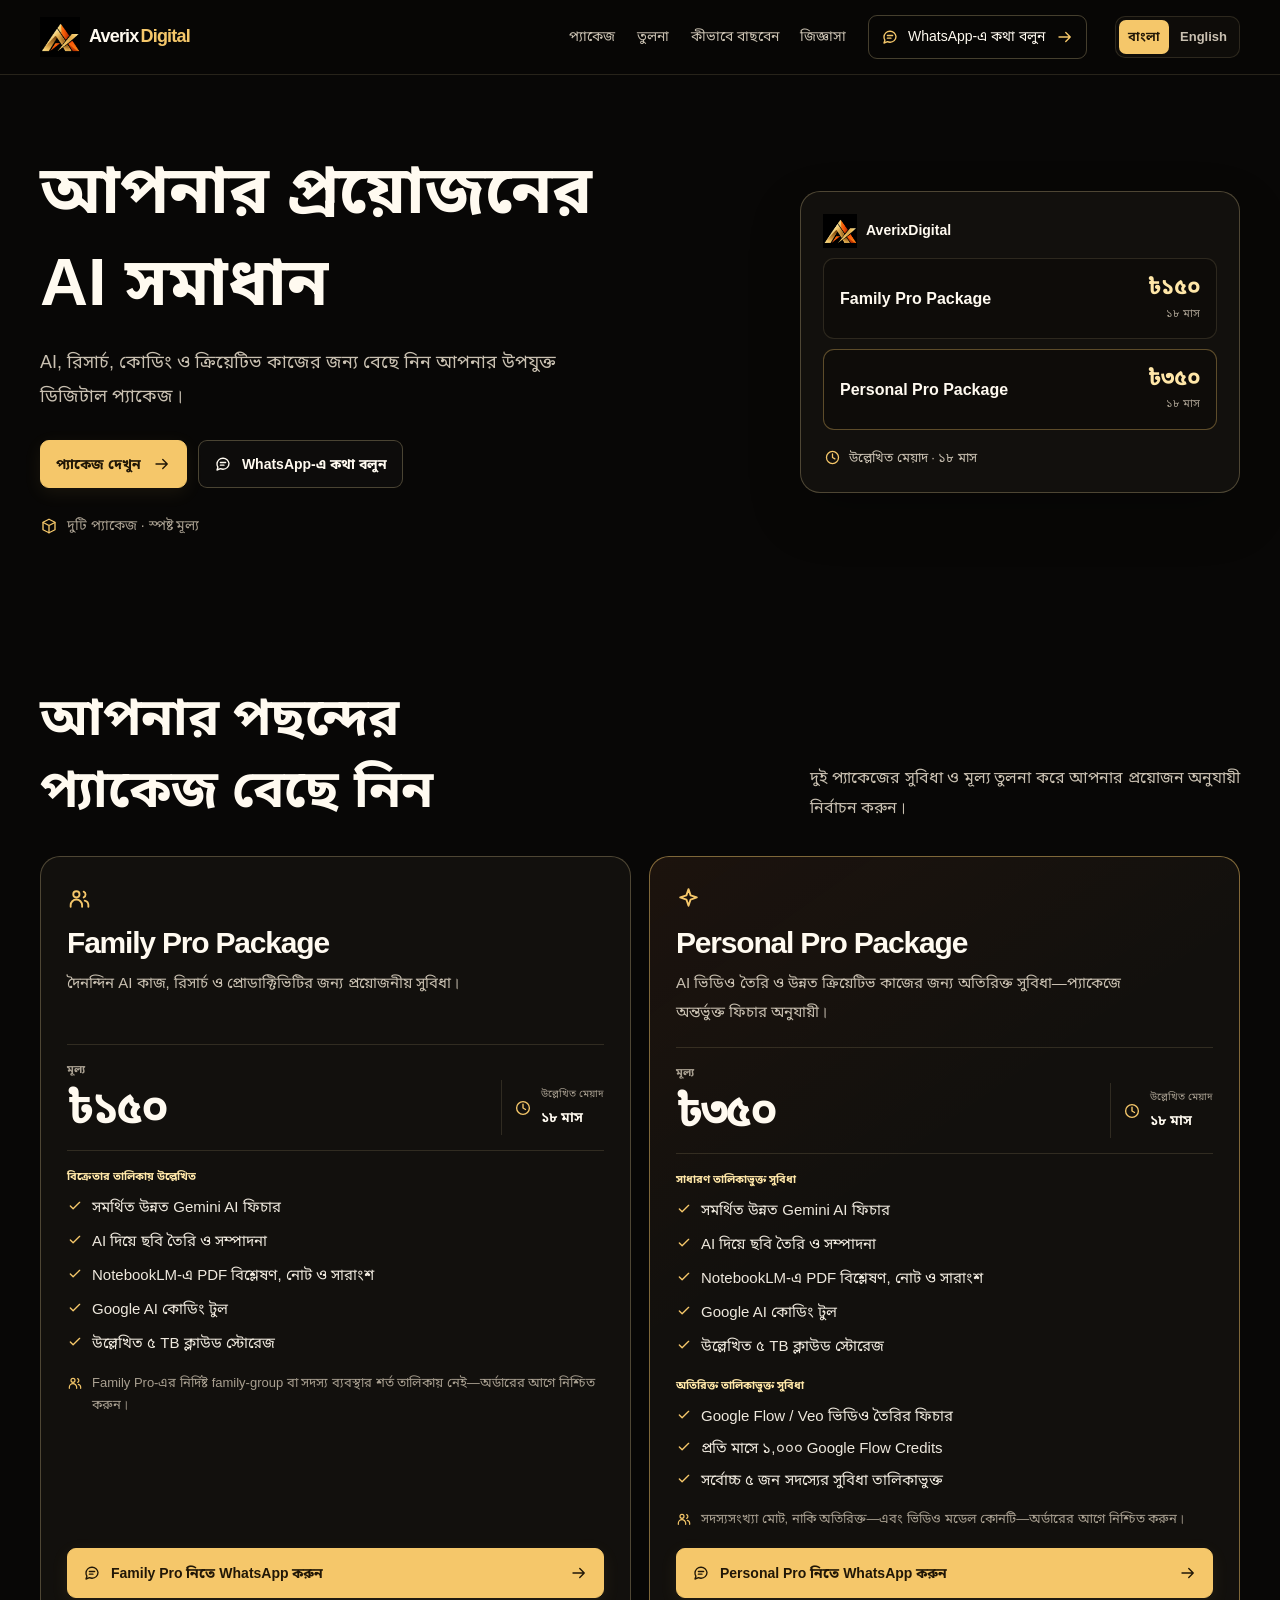
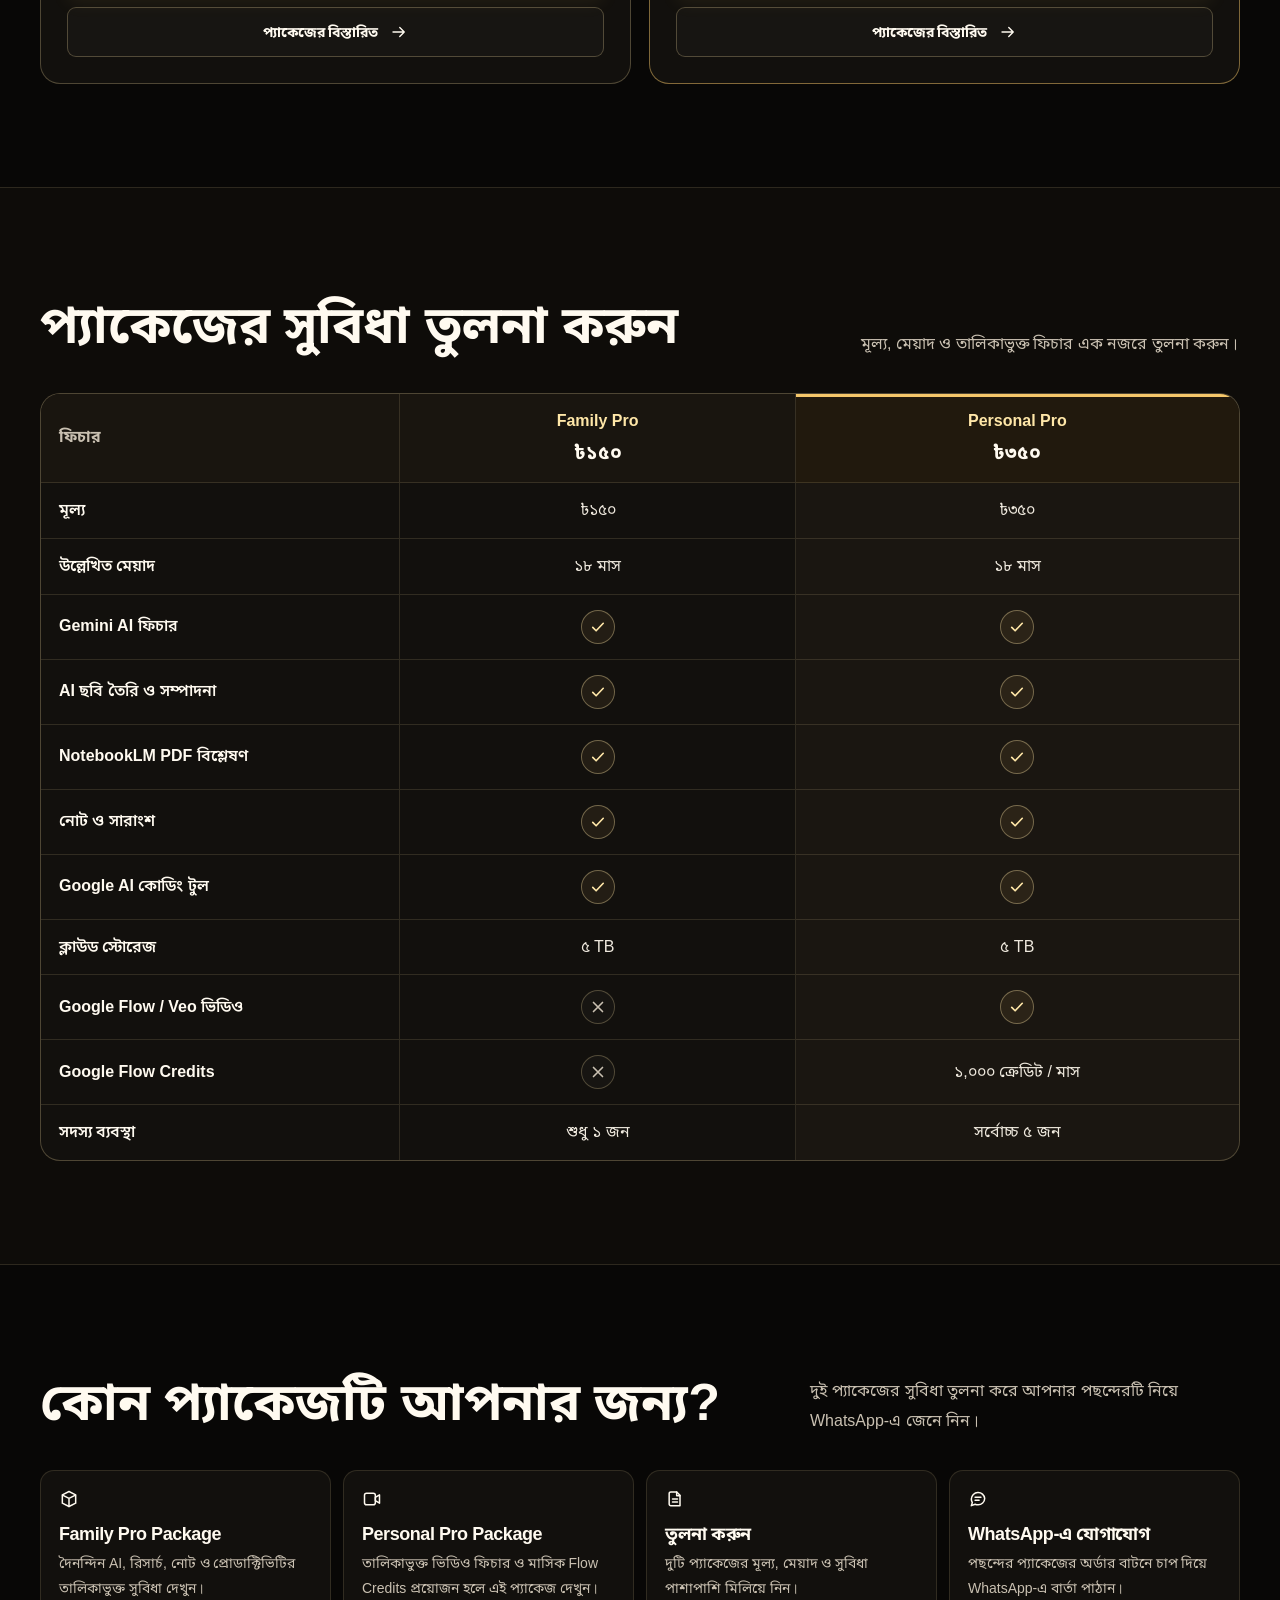
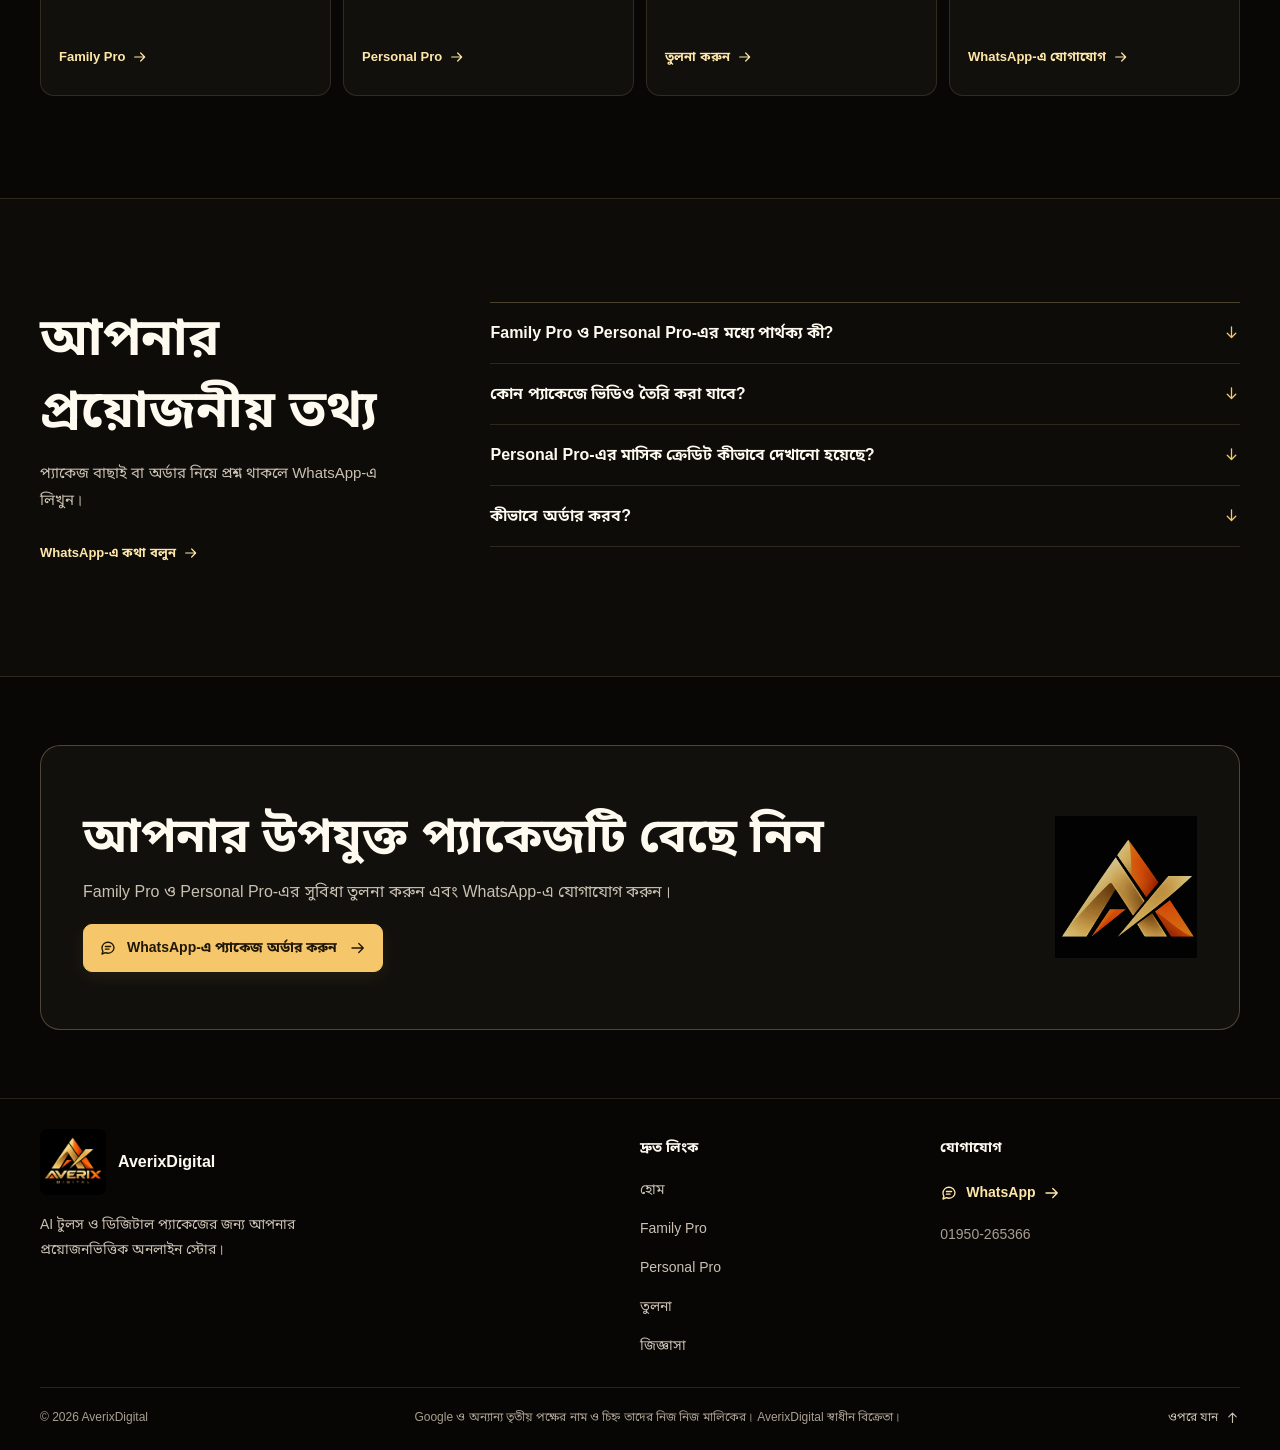
<file: en/index.html>
<!doctype html>
<html lang="en" data-locale="en">
<head>
<meta charset="utf-8"><meta name="viewport" content="width=device-width, initial-scale=1"><meta name="theme-color" content="#080706">
<meta name="robots" content="index,follow"><meta name="description" content="Compare the listed AI features, prices and advertised duration for Family Pro and Personal Pro. Explore each package and contact AverixDigital on WhatsApp."><title>AverixDigital | AI Packages and Digital Services</title>
<link rel="icon" href="../assets/averixdigital-icon.png" type="image/png" sizes="any">
<link rel="stylesheet" href="../assets/site.css">
<link rel="canonical" data-seo="canonical" href="https://averixdigital.github.io/en/">
<link rel="alternate" hreflang="bn-BD" data-seo="bn" href="https://averixdigital.github.io/"><link rel="alternate" hreflang="en" data-seo="en" href="https://averixdigital.github.io/en/"><link rel="alternate" hreflang="x-default" data-seo="default" href="https://averixdigital.github.io/">
<meta property="og:type" content="website"><meta property="og:site_name" content="AverixDigital"><meta property="og:locale" content="en_US">
<meta property="og:title" content="AverixDigital | AI Packages and Digital Services"><meta property="og:description" content="Compare the listed AI features, prices and advertised duration for Family Pro and Personal Pro. Explore each package and contact AverixDigital on WhatsApp."><meta property="og:url" data-seo="og-url" content="https://averixdigital.github.io/en/">
<meta property="og:image" data-seo="og-image" content="https://averixdigital.github.io/assets/averixdigital-logo.png"><meta property="og:image:alt" content="AverixDigital gold and orange logo on black">
<meta name="twitter:card" content="summary_large_image"><meta name="twitter:title" content="AverixDigital | AI Packages and Digital Services"><meta name="twitter:description" content="Compare the listed AI features, prices and advertised duration for Family Pro and Personal Pro. Explore each package and contact AverixDigital on WhatsApp.">
<script src="../assets/site.js" defer></script><script type="application/ld+json" data-schema>{"@context":"https://schema.org","@type":"WebSite","name":"AverixDigital","description":"Compare the listed AI features, prices and advertised duration for Family Pro and Personal Pro. Explore each package and contact AverixDigital on WhatsApp.","inLanguage":"en","url":"https://averixdigital.github.io/en/"}</script>
</head><body id="top" data-page="home" data-route="home"><a class="skip-link" href="#main">Skip to main content</a>
<header class="site-header"><div class="wrap header-inner">
<a class="brand" href="./" aria-label="AverixDigital home"><img src="../assets/averixdigital-icon.png" width="40" height="40" alt="" decoding="async"><span>Averix<span class="brand-accent">Digital</span></span></a>
<nav class="primary-nav" id="primary-nav" aria-label="Primary navigation"><a href="./#packages">Packages</a><a href="./#compare">Compare</a><a href="./#guide">How to choose</a><a href="./#faq">FAQ</a><a class="nav-contact" href="https://wa.me/8801950265366?text=Hello%20AverixDigital%2C%20please%20share%20details%20about%20your%20AI%20packages." target="_blank" rel="noopener noreferrer"><svg class="icon " viewBox="0 0 24 24" fill="none" stroke="currentColor" stroke-width="1.8" stroke-linecap="round" stroke-linejoin="round" aria-hidden="true"><path d="M20 11.3a7.8 7.8 0 0 1-8 7.7 8.8 8.8 0 0 1-3.4-.7L4 20l1.2-3.7A7.4 7.4 0 0 1 4 12.1a7.8 7.8 0 0 1 8-7.8 7.8 7.8 0 0 1 8 7Z"/><path d="M8.5 10h7M8.5 13.5h4.8"/></svg><span>Talk on WhatsApp</span><svg class="icon button-arrow" viewBox="0 0 24 24" fill="none" stroke="currentColor" stroke-width="1.8" stroke-linecap="round" stroke-linejoin="round" aria-hidden="true"><path d="M4 12h15M13 6l6 6-6 6"/></svg></a></nav>
<div class="header-tools"><div class="language-switch" role="group" aria-label="Choose language"><a href="../" lang="bn" hreflang="bn-BD" aria-current="false" data-language-link="bn">বাংলা</a><a href="./" lang="en" hreflang="en" aria-current="page" data-language-link="en">English</a></div>
<button class="menu-toggle" type="button" aria-expanded="false" aria-controls="primary-nav" aria-label="Open menu"><span></span><span></span><span class="visually-hidden">Open menu</span></button></div>
</div></header><main id="main">
<section class="hero wrap" aria-labelledby="hero-title"><div class="hero-copy"><h1 id="hero-title">AI solutions for the work you do</h1><p class="hero-description">Choose a digital package for AI, research, coding and creative work.</p><div class="hero-actions"><a class="button button-primary" href="#packages"><span>Explore packages</span><svg class="icon button-arrow" viewBox="0 0 24 24" fill="none" stroke="currentColor" stroke-width="1.8" stroke-linecap="round" stroke-linejoin="round" aria-hidden="true"><path d="M4 12h15M13 6l6 6-6 6"/></svg></a><a class="button button-secondary" href="https://wa.me/8801950265366?text=Hello%20AverixDigital%2C%20please%20share%20details%20about%20your%20AI%20packages." target="_blank" rel="noopener noreferrer"><svg class="icon " viewBox="0 0 24 24" fill="none" stroke="currentColor" stroke-width="1.8" stroke-linecap="round" stroke-linejoin="round" aria-hidden="true"><path d="M20 11.3a7.8 7.8 0 0 1-8 7.7 8.8 8.8 0 0 1-3.4-.7L4 20l1.2-3.7A7.4 7.4 0 0 1 4 12.1a7.8 7.8 0 0 1 8-7.8 7.8 7.8 0 0 1 8 7Z"/><path d="M8.5 10h7M8.5 13.5h4.8"/></svg><span>Talk to us on WhatsApp</span></a></div><p class="hero-caption"><svg class="icon " viewBox="0 0 24 24" fill="none" stroke="currentColor" stroke-width="1.8" stroke-linecap="round" stroke-linejoin="round" aria-hidden="true"><path d="m12 3 8 4v10l-8 4-8-4V7l8-4Z"/><path d="m4.3 7.3 7.7 4 7.7-4M12 11.5V21"/></svg><span>Two packages · clear pricing</span></p></div>
<aside class="hero-board" aria-label="Two packages · clear pricing"><div class="hero-board-brand"><img src="../assets/averixdigital-icon.png" width="34" height="34" alt="" decoding="async"><span>AverixDigital</span></div><a class="mini-package" href="#packages"><strong>Family Pro Package</strong><div><bdi>৳150</bdi><small>18 months</small></div></a><a class="mini-package mini-personal" href="#packages"><strong>Personal Pro Package</strong><div><bdi>৳350</bdi><small>18 months</small></div></a><p class="board-foot"><svg class="icon " viewBox="0 0 24 24" fill="none" stroke="currentColor" stroke-width="1.8" stroke-linecap="round" stroke-linejoin="round" aria-hidden="true"><circle cx="12" cy="12" r="8.5"/><path d="M12 7v5l3.4 2"/></svg><span>Advertised duration · 18 months</span></p></aside></section>
<section class="section wrap" id="packages" aria-labelledby="packages-title"><div class="section-heading"><div><h2 id="packages-title">Choose a package that fits your needs</h2></div><p class="section-intro">Compare the two packages and prices, then choose what suits your needs.</p></div><div class="product-grid"><article class="product-card" aria-labelledby="family-title"><div class="product-topline"><svg class="icon product-icon" viewBox="0 0 24 24" fill="none" stroke="currentColor" stroke-width="1.8" stroke-linecap="round" stroke-linejoin="round" aria-hidden="true"><circle cx="9" cy="8" r="3"/><path d="M3.5 20v-1.5a5.5 5.5 0 0 1 11 0V20M16 5.5a3 3 0 0 1 0 5.5M17 14a4.5 4.5 0 0 1 3.5 4.3V20"/></svg></div><h3 id="family-title">Family Pro Package</h3><p class="product-intro">Features listed for everyday AI tasks, research and productivity.</p>
<div class="price-strip"><div><span class="meta-label">Price</span><strong class="price"><bdi>৳150</bdi></strong></div><div class="duration-box"><svg class="icon " viewBox="0 0 24 24" fill="none" stroke="currentColor" stroke-width="1.8" stroke-linecap="round" stroke-linejoin="round" aria-hidden="true"><circle cx="12" cy="12" r="8.5"/><path d="M12 7v5l3.4 2"/></svg><span><small>Advertised duration</small><b>18 months</b></span></div></div>
<p class="list-label">As listed by the seller</p><ul class="feature-list "><li><svg class="icon check-icon" viewBox="0 0 24 24" fill="none" stroke="currentColor" stroke-width="1.8" stroke-linecap="round" stroke-linejoin="round" aria-hidden="true"><path d="m5 12 4.2 4.2L19 6.5"/></svg><span>Supported advanced Gemini AI features</span></li><li><svg class="icon check-icon" viewBox="0 0 24 24" fill="none" stroke="currentColor" stroke-width="1.8" stroke-linecap="round" stroke-linejoin="round" aria-hidden="true"><path d="m5 12 4.2 4.2L19 6.5"/></svg><span>AI image generation and editing</span></li><li><svg class="icon check-icon" viewBox="0 0 24 24" fill="none" stroke="currentColor" stroke-width="1.8" stroke-linecap="round" stroke-linejoin="round" aria-hidden="true"><path d="m5 12 4.2 4.2L19 6.5"/></svg><span>NotebookLM PDF analysis, notes and summaries</span></li><li><svg class="icon check-icon" viewBox="0 0 24 24" fill="none" stroke="currentColor" stroke-width="1.8" stroke-linecap="round" stroke-linejoin="round" aria-hidden="true"><path d="m5 12 4.2 4.2L19 6.5"/></svg><span>Google AI coding tools</span></li><li><svg class="icon check-icon" viewBox="0 0 24 24" fill="none" stroke="currentColor" stroke-width="1.8" stroke-linecap="round" stroke-linejoin="round" aria-hidden="true"><path d="m5 12 4.2 4.2L19 6.5"/></svg><span>Advertised 5 TB cloud storage</span></li></ul><p class="access-note"><svg class="icon " viewBox="0 0 24 24" fill="none" stroke="currentColor" stroke-width="1.8" stroke-linecap="round" stroke-linejoin="round" aria-hidden="true"><circle cx="9" cy="8" r="3"/><path d="M3.5 20v-1.5a5.5 5.5 0 0 1 11 0V20M16 5.5a3 3 0 0 1 0 5.5M17 14a4.5 4.5 0 0 1 3.5 4.3V20"/></svg><span>The listing does not specify the Family Pro group or member setup. Ask for the current arrangement before ordering.</span></p>
<div class="card-actions"><a class="button button-primary" href="https://wa.me/8801950265366?text=I%20am%20interested%20in%20the%20Family%20Pro%20Package%20priced%20at%20BDT%20150.%20Please%20share%20the%20details." target="_blank" rel="noopener noreferrer"><svg class="icon " viewBox="0 0 24 24" fill="none" stroke="currentColor" stroke-width="1.8" stroke-linecap="round" stroke-linejoin="round" aria-hidden="true"><path d="M20 11.3a7.8 7.8 0 0 1-8 7.7 8.8 8.8 0 0 1-3.4-.7L4 20l1.2-3.7A7.4 7.4 0 0 1 4 12.1a7.8 7.8 0 0 1 8-7.8 7.8 7.8 0 0 1 8 7Z"/><path d="M8.5 10h7M8.5 13.5h4.8"/></svg><span>Ask about Family Pro on WhatsApp</span><svg class="icon button-arrow" viewBox="0 0 24 24" fill="none" stroke="currentColor" stroke-width="1.8" stroke-linecap="round" stroke-linejoin="round" aria-hidden="true"><path d="M4 12h15M13 6l6 6-6 6"/></svg></a><a class="button button-secondary" href="family-pro/"><span>Package details</span><svg class="icon button-arrow" viewBox="0 0 24 24" fill="none" stroke="currentColor" stroke-width="1.8" stroke-linecap="round" stroke-linejoin="round" aria-hidden="true"><path d="M4 12h15M13 6l6 6-6 6"/></svg></a></div></article><article class="product-card product-card-featured" aria-labelledby="personal-title"><div class="product-topline"><svg class="icon product-icon" viewBox="0 0 24 24" fill="none" stroke="currentColor" stroke-width="1.8" stroke-linecap="round" stroke-linejoin="round" aria-hidden="true"><path d="m12 3 2 6 6 2-6 2-2 6-2-6-6-2 6-2 2-6Z"/></svg></div><h3 id="personal-title">Personal Pro Package</h3><p class="product-intro">Additional listed features for AI video creation and creative work, subject to the package terms.</p>
<div class="price-strip"><div><span class="meta-label">Price</span><strong class="price"><bdi>৳350</bdi></strong></div><div class="duration-box"><svg class="icon " viewBox="0 0 24 24" fill="none" stroke="currentColor" stroke-width="1.8" stroke-linecap="round" stroke-linejoin="round" aria-hidden="true"><circle cx="12" cy="12" r="8.5"/><path d="M12 7v5l3.4 2"/></svg><span><small>Advertised duration</small><b>18 months</b></span></div></div>
<p class="list-label">Shared benefits listed</p><ul class="feature-list "><li><svg class="icon check-icon" viewBox="0 0 24 24" fill="none" stroke="currentColor" stroke-width="1.8" stroke-linecap="round" stroke-linejoin="round" aria-hidden="true"><path d="m5 12 4.2 4.2L19 6.5"/></svg><span>Supported advanced Gemini AI features</span></li><li><svg class="icon check-icon" viewBox="0 0 24 24" fill="none" stroke="currentColor" stroke-width="1.8" stroke-linecap="round" stroke-linejoin="round" aria-hidden="true"><path d="m5 12 4.2 4.2L19 6.5"/></svg><span>AI image generation and editing</span></li><li><svg class="icon check-icon" viewBox="0 0 24 24" fill="none" stroke="currentColor" stroke-width="1.8" stroke-linecap="round" stroke-linejoin="round" aria-hidden="true"><path d="m5 12 4.2 4.2L19 6.5"/></svg><span>NotebookLM PDF analysis, notes and summaries</span></li><li><svg class="icon check-icon" viewBox="0 0 24 24" fill="none" stroke="currentColor" stroke-width="1.8" stroke-linecap="round" stroke-linejoin="round" aria-hidden="true"><path d="m5 12 4.2 4.2L19 6.5"/></svg><span>Google AI coding tools</span></li><li><svg class="icon check-icon" viewBox="0 0 24 24" fill="none" stroke="currentColor" stroke-width="1.8" stroke-linecap="round" stroke-linejoin="round" aria-hidden="true"><path d="m5 12 4.2 4.2L19 6.5"/></svg><span>Advertised 5 TB cloud storage</span></li></ul><p class="list-label extra-label">Additional benefits listed</p><ul class="feature-list extra-list"><li><svg class="icon check-icon" viewBox="0 0 24 24" fill="none" stroke="currentColor" stroke-width="1.8" stroke-linecap="round" stroke-linejoin="round" aria-hidden="true"><path d="m5 12 4.2 4.2L19 6.5"/></svg><span>Google Flow / Veo video-generation features</span></li><li><svg class="icon check-icon" viewBox="0 0 24 24" fill="none" stroke="currentColor" stroke-width="1.8" stroke-linecap="round" stroke-linejoin="round" aria-hidden="true"><path d="m5 12 4.2 4.2L19 6.5"/></svg><span>1,000 Google Flow Credits per month</span></li><li><svg class="icon check-icon" viewBox="0 0 24 24" fill="none" stroke="currentColor" stroke-width="1.8" stroke-linecap="round" stroke-linejoin="round" aria-hidden="true"><path d="m5 12 4.2 4.2L19 6.5"/></svg><span>Support for up to 5 members listed</span></li></ul><p class="access-note"><svg class="icon " viewBox="0 0 24 24" fill="none" stroke="currentColor" stroke-width="1.8" stroke-linecap="round" stroke-linejoin="round" aria-hidden="true"><circle cx="9" cy="8" r="3"/><path d="M3.5 20v-1.5a5.5 5.5 0 0 1 11 0V20M16 5.5a3 3 0 0 1 0 5.5M17 14a4.5 4.5 0 0 1 3.5 4.3V20"/></svg><span>Confirm which video model is included and whether “up to 5 members” means total or additional members.</span></p>
<div class="card-actions"><a class="button button-primary" href="https://wa.me/8801950265366?text=I%20am%20interested%20in%20the%20Personal%20Pro%20Package%20priced%20at%20BDT%20350.%20Please%20share%20the%20details." target="_blank" rel="noopener noreferrer"><svg class="icon " viewBox="0 0 24 24" fill="none" stroke="currentColor" stroke-width="1.8" stroke-linecap="round" stroke-linejoin="round" aria-hidden="true"><path d="M20 11.3a7.8 7.8 0 0 1-8 7.7 8.8 8.8 0 0 1-3.4-.7L4 20l1.2-3.7A7.4 7.4 0 0 1 4 12.1a7.8 7.8 0 0 1 8-7.8 7.8 7.8 0 0 1 8 7Z"/><path d="M8.5 10h7M8.5 13.5h4.8"/></svg><span>Ask about Personal Pro on WhatsApp</span><svg class="icon button-arrow" viewBox="0 0 24 24" fill="none" stroke="currentColor" stroke-width="1.8" stroke-linecap="round" stroke-linejoin="round" aria-hidden="true"><path d="M4 12h15M13 6l6 6-6 6"/></svg></a><a class="button button-secondary" href="personal-pro/"><span>Package details</span><svg class="icon button-arrow" viewBox="0 0 24 24" fill="none" stroke="currentColor" stroke-width="1.8" stroke-linecap="round" stroke-linejoin="round" aria-hidden="true"><path d="M4 12h15M13 6l6 6-6 6"/></svg></a></div></article></div></section>
<section class="compare-section" id="compare" aria-labelledby="compare-title"><div class="wrap section">
<div class="section-heading"><div><h2 id="compare-title">Compare package features</h2></div><p class="section-intro" id="compare-intro">Compare price, duration and listed features at a glance.</p></div>
<p class="scroll-hint">Scroll horizontally to see all package details.</p>
<div class="table-scroll" role="region" tabindex="0" aria-labelledby="compare-title" aria-describedby="compare-intro"><table class="compare-table"><caption class="sr-only">Family Pro and Personal Pro prices and features</caption><colgroup><col class="compare-feature-column"><col><col class="compare-personal-column"></colgroup><thead><tr><th scope="col">Feature</th><th scope="col">Family Pro <span>৳150</span></th><th scope="col">Personal Pro <span>৳350</span></th></tr></thead><tbody><tr><th scope="row">Price</th><td>৳150</td><td>৳350</td></tr><tr><th scope="row">Advertised duration</th><td>18 months</td><td>18 months</td></tr><tr><th scope="row">Gemini AI features</th><td><span class="compare-mark compare-mark--yes"><svg class="compare-icon" viewBox="0 0 24 24" fill="none" stroke="currentColor" stroke-width="2.2" stroke-linecap="round" stroke-linejoin="round" role="img" aria-label="Included"><path d="m5 12.5 4.5 4.5L19 7"/></svg></span></td><td><span class="compare-mark compare-mark--yes"><svg class="compare-icon" viewBox="0 0 24 24" fill="none" stroke="currentColor" stroke-width="2.2" stroke-linecap="round" stroke-linejoin="round" role="img" aria-label="Included"><path d="m5 12.5 4.5 4.5L19 7"/></svg></span></td></tr><tr><th scope="row">AI image generation and editing</th><td><span class="compare-mark compare-mark--yes"><svg class="compare-icon" viewBox="0 0 24 24" fill="none" stroke="currentColor" stroke-width="2.2" stroke-linecap="round" stroke-linejoin="round" role="img" aria-label="Included"><path d="m5 12.5 4.5 4.5L19 7"/></svg></span></td><td><span class="compare-mark compare-mark--yes"><svg class="compare-icon" viewBox="0 0 24 24" fill="none" stroke="currentColor" stroke-width="2.2" stroke-linecap="round" stroke-linejoin="round" role="img" aria-label="Included"><path d="m5 12.5 4.5 4.5L19 7"/></svg></span></td></tr><tr><th scope="row">NotebookLM PDF analysis</th><td><span class="compare-mark compare-mark--yes"><svg class="compare-icon" viewBox="0 0 24 24" fill="none" stroke="currentColor" stroke-width="2.2" stroke-linecap="round" stroke-linejoin="round" role="img" aria-label="Included"><path d="m5 12.5 4.5 4.5L19 7"/></svg></span></td><td><span class="compare-mark compare-mark--yes"><svg class="compare-icon" viewBox="0 0 24 24" fill="none" stroke="currentColor" stroke-width="2.2" stroke-linecap="round" stroke-linejoin="round" role="img" aria-label="Included"><path d="m5 12.5 4.5 4.5L19 7"/></svg></span></td></tr><tr><th scope="row">Notes and summaries</th><td><span class="compare-mark compare-mark--yes"><svg class="compare-icon" viewBox="0 0 24 24" fill="none" stroke="currentColor" stroke-width="2.2" stroke-linecap="round" stroke-linejoin="round" role="img" aria-label="Included"><path d="m5 12.5 4.5 4.5L19 7"/></svg></span></td><td><span class="compare-mark compare-mark--yes"><svg class="compare-icon" viewBox="0 0 24 24" fill="none" stroke="currentColor" stroke-width="2.2" stroke-linecap="round" stroke-linejoin="round" role="img" aria-label="Included"><path d="m5 12.5 4.5 4.5L19 7"/></svg></span></td></tr><tr><th scope="row">Google AI coding tools</th><td><span class="compare-mark compare-mark--yes"><svg class="compare-icon" viewBox="0 0 24 24" fill="none" stroke="currentColor" stroke-width="2.2" stroke-linecap="round" stroke-linejoin="round" role="img" aria-label="Included"><path d="m5 12.5 4.5 4.5L19 7"/></svg></span></td><td><span class="compare-mark compare-mark--yes"><svg class="compare-icon" viewBox="0 0 24 24" fill="none" stroke="currentColor" stroke-width="2.2" stroke-linecap="round" stroke-linejoin="round" role="img" aria-label="Included"><path d="m5 12.5 4.5 4.5L19 7"/></svg></span></td></tr><tr><th scope="row">Cloud storage</th><td>5 TB</td><td>5 TB</td></tr><tr><th scope="row">Google Flow / Veo video</th><td><span class="compare-mark compare-mark--no"><svg class="compare-icon" viewBox="0 0 24 24" fill="none" stroke="currentColor" stroke-width="2.2" stroke-linecap="round" stroke-linejoin="round" role="img" aria-label="Not included"><path d="m6 6 12 12M18 6 6 18"/></svg></span></td><td><span class="compare-mark compare-mark--yes"><svg class="compare-icon" viewBox="0 0 24 24" fill="none" stroke="currentColor" stroke-width="2.2" stroke-linecap="round" stroke-linejoin="round" role="img" aria-label="Included"><path d="m5 12.5 4.5 4.5L19 7"/></svg></span></td></tr><tr><th scope="row">Google Flow Credits</th><td><span class="compare-mark compare-mark--no"><svg class="compare-icon" viewBox="0 0 24 24" fill="none" stroke="currentColor" stroke-width="2.2" stroke-linecap="round" stroke-linejoin="round" role="img" aria-label="Not included"><path d="m6 6 12 12M18 6 6 18"/></svg></span></td><td>1,000 credits / month</td></tr><tr><th scope="row">Member setup</th><td>1 member only</td><td>Up to 5 members</td></tr></tbody></table></div>
</div></section>
<section class="section wrap guide-section" id="guide" aria-labelledby="guide-title"><div class="section-heading"><div><h2 id="guide-title">Which package is right for you?</h2></div><p class="section-intro">Compare the listed features and prices, then ask us about the package that suits you.</p></div><div class="guide-grid"><article class="guide-card"><div class="guide-top"><svg class="icon " viewBox="0 0 24 24" fill="none" stroke="currentColor" stroke-width="1.8" stroke-linecap="round" stroke-linejoin="round" aria-hidden="true"><path d="m12 3 8 4v10l-8 4-8-4V7l8-4Z"/><path d="m4.3 7.3 7.7 4 7.7-4M12 11.5V21"/></svg></div><h3>Family Pro Package</h3><p>Explore the listed features for everyday AI, research, notes and productivity.</p><a class="text-link" href="family-pro/" >Family Pro<svg class="icon link-arrow" viewBox="0 0 24 24" fill="none" stroke="currentColor" stroke-width="1.8" stroke-linecap="round" stroke-linejoin="round" aria-hidden="true"><path d="M4 12h15M13 6l6 6-6 6"/></svg></a></article><article class="guide-card"><div class="guide-top"><svg class="icon " viewBox="0 0 24 24" fill="none" stroke="currentColor" stroke-width="1.8" stroke-linecap="round" stroke-linejoin="round" aria-hidden="true"><rect x="3" y="5" width="13" height="14" rx="2.5"/><path d="m16 10 5-3v10l-5-3z"/></svg></div><h3>Personal Pro Package</h3><p>Explore this option if you need the listed video features and monthly Flow Credits.</p><a class="text-link" href="personal-pro/" >Personal Pro<svg class="icon link-arrow" viewBox="0 0 24 24" fill="none" stroke="currentColor" stroke-width="1.8" stroke-linecap="round" stroke-linejoin="round" aria-hidden="true"><path d="M4 12h15M13 6l6 6-6 6"/></svg></a></article><article class="guide-card"><div class="guide-top"><svg class="icon " viewBox="0 0 24 24" fill="none" stroke="currentColor" stroke-width="1.8" stroke-linecap="round" stroke-linejoin="round" aria-hidden="true"><path d="M7 3.5h7l4 4V20H7a2 2 0 0 1-2-2V5.5a2 2 0 0 1 2-2Z"/><path d="M14 3.5V8h4M9 12h6M9 15.5h6"/></svg></div><h3>Compare packages</h3><p>Compare the two packages by price, duration and listed benefits.</p><a class="text-link" href="#compare" >Compare packages<svg class="icon link-arrow" viewBox="0 0 24 24" fill="none" stroke="currentColor" stroke-width="1.8" stroke-linecap="round" stroke-linejoin="round" aria-hidden="true"><path d="M4 12h15M13 6l6 6-6 6"/></svg></a></article><article class="guide-card"><div class="guide-top"><svg class="icon " viewBox="0 0 24 24" fill="none" stroke="currentColor" stroke-width="1.8" stroke-linecap="round" stroke-linejoin="round" aria-hidden="true"><path d="M20 11.3a7.8 7.8 0 0 1-8 7.7 8.8 8.8 0 0 1-3.4-.7L4 20l1.2-3.7A7.4 7.4 0 0 1 4 12.1a7.8 7.8 0 0 1 8-7.8 7.8 7.8 0 0 1 8 7Z"/><path d="M8.5 10h7M8.5 13.5h4.8"/></svg></div><h3>Contact on WhatsApp</h3><p>Select a package and send a prefilled WhatsApp message to ask about it.</p><a class="text-link" href="https://wa.me/8801950265366?text=Hello%20AverixDigital%2C%20please%20share%20details%20about%20your%20AI%20packages." target="_blank" rel="noopener noreferrer">Contact on WhatsApp<svg class="icon link-arrow" viewBox="0 0 24 24" fill="none" stroke="currentColor" stroke-width="1.8" stroke-linecap="round" stroke-linejoin="round" aria-hidden="true"><path d="M4 12h15M13 6l6 6-6 6"/></svg></a></article></div></section>
<section class="faq-section" id="faq" aria-labelledby="faq-title"><div class="wrap faq-layout"><div class="faq-intro"><h2 id="faq-title">Frequently asked questions</h2><p>Message us on WhatsApp if you have a question about a package or ordering.</p><a class="text-link" href="https://wa.me/8801950265366?text=Hello%20AverixDigital%2C%20please%20share%20details%20about%20your%20AI%20packages." target="_blank" rel="noopener noreferrer">Talk to us on WhatsApp<svg class="icon link-arrow" viewBox="0 0 24 24" fill="none" stroke="currentColor" stroke-width="1.8" stroke-linecap="round" stroke-linejoin="round" aria-hidden="true"><path d="M4 12h15M13 6l6 6-6 6"/></svg></a></div><div class="faq-list"><details class="faq-item"><summary>What is the difference between Family Pro and Personal Pro?<svg class="icon faq-chevron" viewBox="0 0 24 24" fill="none" stroke="currentColor" stroke-width="1.8" stroke-linecap="round" stroke-linejoin="round" aria-hidden="true"><path d="M4 12h15M13 6l6 6-6 6"/></svg></summary><p>Family Pro is listed at ৳150 and Personal Pro at ৳350. Both show an advertised duration of 18 months. Personal Pro additionally lists video-generation features and 1,000 Google Flow Credits per month; actual access depends on the current package arrangement.</p></details><details class="faq-item"><summary>Which package includes video generation?<svg class="icon faq-chevron" viewBox="0 0 24 24" fill="none" stroke="currentColor" stroke-width="1.8" stroke-linecap="round" stroke-linejoin="round" aria-hidden="true"><path d="M4 12h15M13 6l6 6-6 6"/></svg></summary><p>Google Flow / Veo video-generation features are listed for Personal Pro. Confirm which model and features are available under the current account arrangement.</p></details><details class="faq-item"><summary>How are Personal Pro’s monthly credits described?<svg class="icon faq-chevron" viewBox="0 0 24 24" fill="none" stroke="currentColor" stroke-width="1.8" stroke-linecap="round" stroke-linejoin="round" aria-hidden="true"><path d="M4 12h15M13 6l6 6-6 6"/></svg></summary><p>The seller listing states 1,000 Google Flow Credits per month. Across 18 monthly allocations, that would total 18,000—not an upfront balance. Confirm how the current offer provides the monthly allocation.</p></details><details class="faq-item"><summary>How do I place an order?<svg class="icon faq-chevron" viewBox="0 0 24 24" fill="none" stroke="currentColor" stroke-width="1.8" stroke-linecap="round" stroke-linejoin="round" aria-hidden="true"><path d="M4 12h15M13 6l6 6-6 6"/></svg></summary><p>Choose a package and use its WhatsApp button to send the prefilled message. The next steps are discussed in that conversation.</p></details></div></div></section>
<section class="closing wrap" aria-labelledby="closing-title"><div><h2 id="closing-title">Choose the right package for your needs</h2><p>Compare Family Pro and Personal Pro, then contact us on WhatsApp.</p><a class="button button-primary" href="https://wa.me/8801950265366?text=Hello%20AverixDigital%2C%20please%20share%20details%20about%20your%20AI%20packages." target="_blank" rel="noopener noreferrer"><svg class="icon " viewBox="0 0 24 24" fill="none" stroke="currentColor" stroke-width="1.8" stroke-linecap="round" stroke-linejoin="round" aria-hidden="true"><path d="M20 11.3a7.8 7.8 0 0 1-8 7.7 8.8 8.8 0 0 1-3.4-.7L4 20l1.2-3.7A7.4 7.4 0 0 1 4 12.1a7.8 7.8 0 0 1 8-7.8 7.8 7.8 0 0 1 8 7Z"/><path d="M8.5 10h7M8.5 13.5h4.8"/></svg><span>Ask to order on WhatsApp</span><svg class="icon button-arrow" viewBox="0 0 24 24" fill="none" stroke="currentColor" stroke-width="1.8" stroke-linecap="round" stroke-linejoin="round" aria-hidden="true"><path d="M4 12h15M13 6l6 6-6 6"/></svg></a></div><div class="closing-mark" aria-hidden="true"><img src="../assets/averixdigital-icon.png" width="170" height="170" alt="" loading="lazy" decoding="async"></div></section>
</main><footer class="site-footer"><div class="wrap footer-grid">
<div class="footer-brand-column"><a class="footer-brand" href="./" aria-label="AverixDigital"><img src="../assets/averixdigital-logo.png" width="84" height="84" alt="AverixDigital logo" loading="lazy" decoding="async"><span>AverixDigital</span></a><p>A digital store for AI tools and packages selected around your needs.</p></div>
<nav class="footer-nav" aria-label="Quick links"><h2>Quick links</h2><a href="./">Home</a><a href="family-pro/">Family Pro</a><a href="personal-pro/">Personal Pro</a><a href="./#compare">Compare</a><a href="./#faq">FAQ</a></nav>
<div class="footer-contact"><h2>Contact</h2><a class="footer-whatsapp" href="https://wa.me/8801950265366?text=Hello%20AverixDigital%2C%20please%20share%20details%20about%20your%20AI%20packages." target="_blank" rel="noopener noreferrer"><svg class="icon " viewBox="0 0 24 24" fill="none" stroke="currentColor" stroke-width="1.8" stroke-linecap="round" stroke-linejoin="round" aria-hidden="true"><path d="M20 11.3a7.8 7.8 0 0 1-8 7.7 8.8 8.8 0 0 1-3.4-.7L4 20l1.2-3.7A7.4 7.4 0 0 1 4 12.1a7.8 7.8 0 0 1 8-7.8 7.8 7.8 0 0 1 8 7Z"/><path d="M8.5 10h7M8.5 13.5h4.8"/></svg> WhatsApp <svg class="icon link-arrow" viewBox="0 0 24 24" fill="none" stroke="currentColor" stroke-width="1.8" stroke-linecap="round" stroke-linejoin="round" aria-hidden="true"><path d="M4 12h15M13 6l6 6-6 6"/></svg></a><span class="footer-phone">01950-265366</span></div>
</div><div class="wrap footer-bottom"><span>© <span class="current-year">2026</span> AverixDigital</span><p>Google and other third-party names and marks belong to their respective owners. AverixDigital is an independent seller.</p><a href="#top">Back to top<svg class="icon back-to-top" viewBox="0 0 24 24" fill="none" stroke="currentColor" stroke-width="1.8" stroke-linecap="round" stroke-linejoin="round" aria-hidden="true"><path d="M4 12h15M13 6l6 6-6 6"/></svg></a></div></footer>
</body>
</html>
</file>
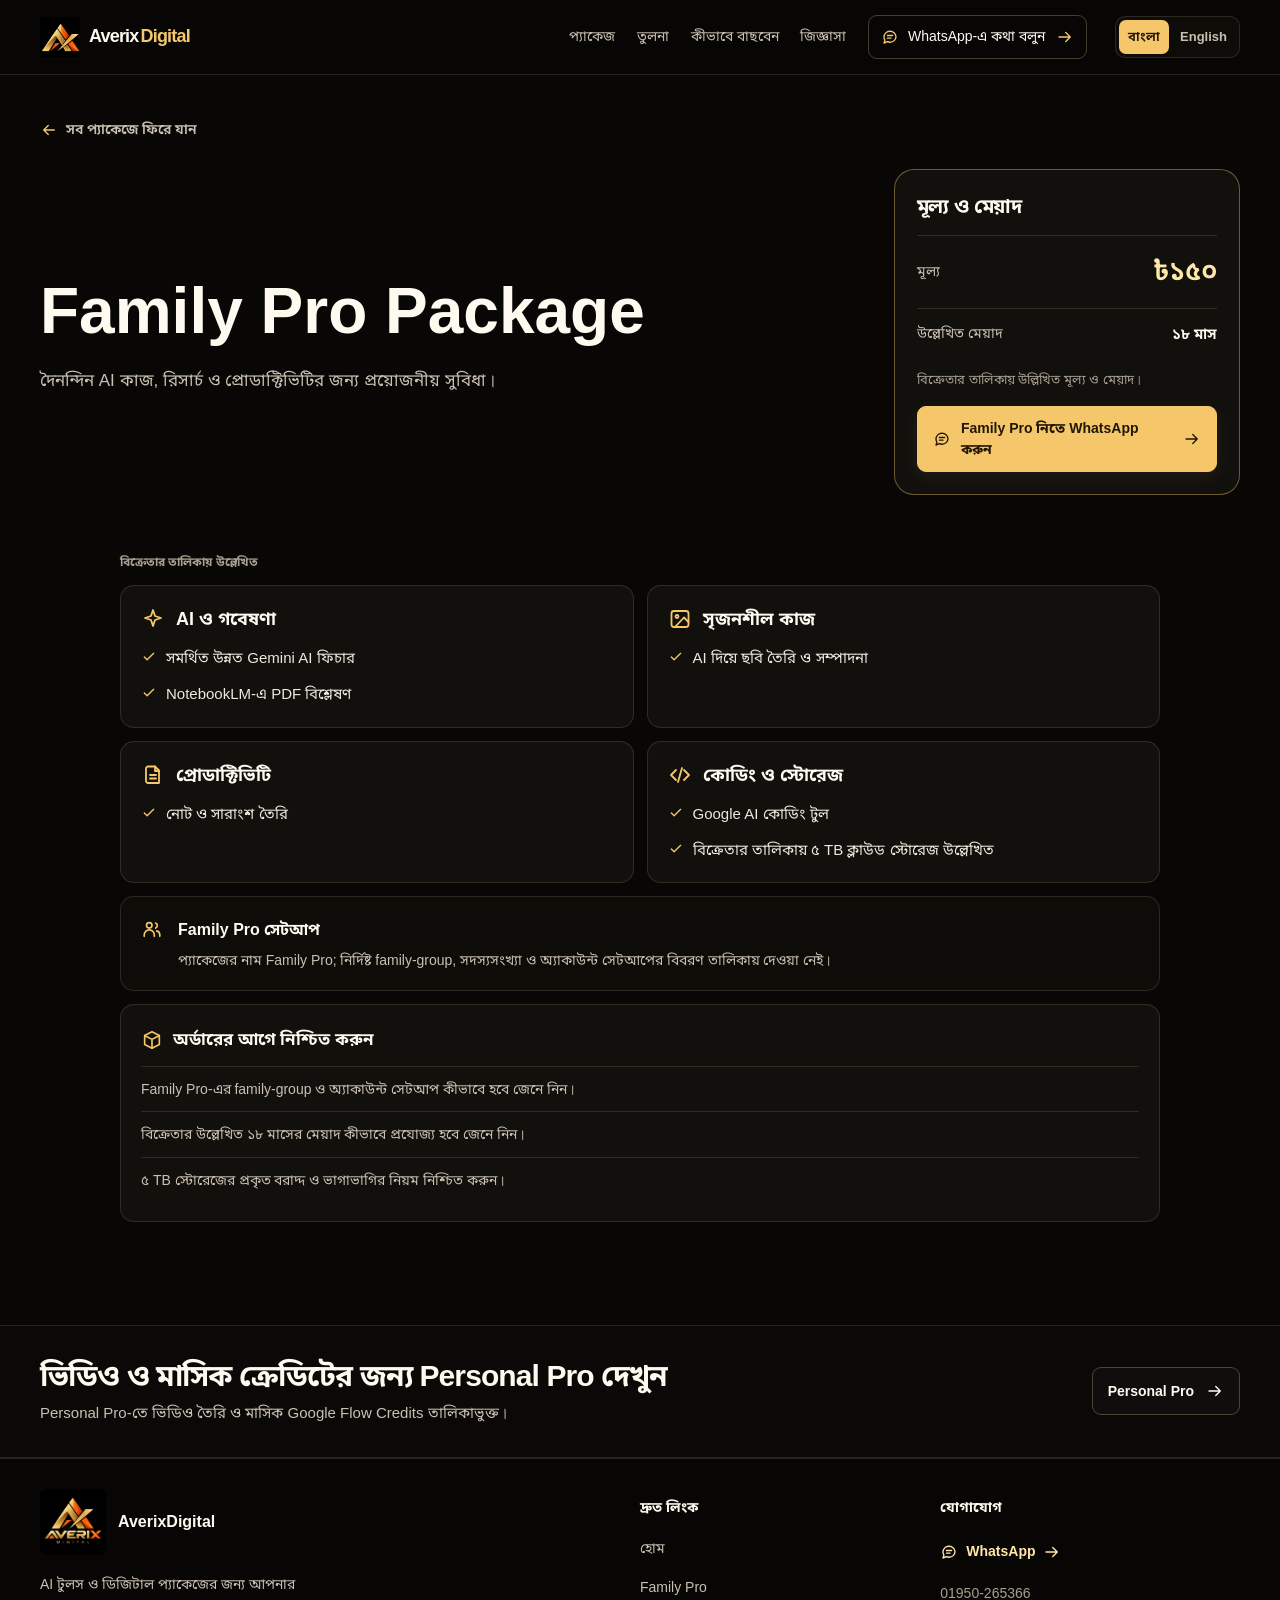
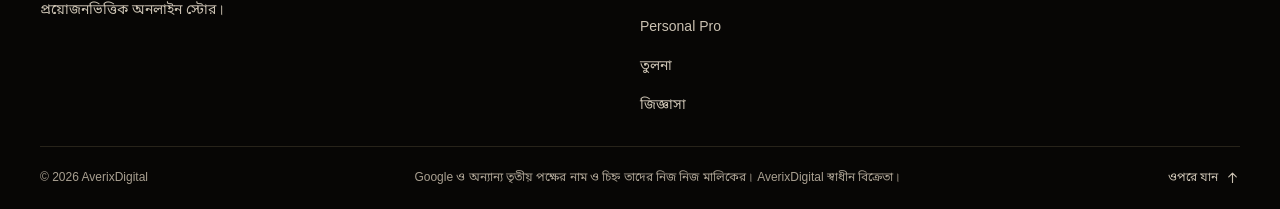
<file: family-pro/index.html>
<!doctype html>
<html lang="bn" data-locale="bn">
<head>
<meta charset="utf-8"><meta name="viewport" content="width=device-width, initial-scale=1"><meta name="theme-color" content="#080706">
<meta name="robots" content="index,follow"><meta name="description" content="Family Pro Package-এর মূল্য ৳১৫০ এবং বিক্রেতার উল্লেখিত মেয়াদ ১৮ মাস। তালিকাভুক্ত সুবিধা ও অর্ডারের বিবরণ দেখুন।"><title>Family Pro Package | AverixDigital</title>
<link rel="icon" href="../assets/averixdigital-icon.png" type="image/png" sizes="any">
<link rel="preload" href="../assets/fonts/noto-sans-bengali.woff2" as="font" type="font/woff2" crossorigin>
<link rel="stylesheet" href="../assets/site.css">
<link rel="canonical" data-seo="canonical" href="https://averixdigital.github.io/family-pro/">
<link rel="alternate" hreflang="bn-BD" data-seo="bn" href="https://averixdigital.github.io/family-pro/"><link rel="alternate" hreflang="en" data-seo="en" href="https://averixdigital.github.io/en/family-pro/"><link rel="alternate" hreflang="x-default" data-seo="default" href="https://averixdigital.github.io/family-pro/">
<meta property="og:type" content="website"><meta property="og:site_name" content="AverixDigital"><meta property="og:locale" content="bn_BD">
<meta property="og:title" content="Family Pro Package | AverixDigital"><meta property="og:description" content="Family Pro Package-এর মূল্য ৳১৫০ এবং বিক্রেতার উল্লেখিত মেয়াদ ১৮ মাস। তালিকাভুক্ত সুবিধা ও অর্ডারের বিবরণ দেখুন।"><meta property="og:url" data-seo="og-url" content="https://averixdigital.github.io/family-pro/">
<meta property="og:image" data-seo="og-image" content="https://averixdigital.github.io/assets/averixdigital-logo.png"><meta property="og:image:alt" content="AverixDigital gold and orange logo on black">
<meta name="twitter:card" content="summary_large_image"><meta name="twitter:title" content="Family Pro Package | AverixDigital"><meta name="twitter:description" content="Family Pro Package-এর মূল্য ৳১৫০ এবং বিক্রেতার উল্লেখিত মেয়াদ ১৮ মাস। তালিকাভুক্ত সুবিধা ও অর্ডারের বিবরণ দেখুন।">
<script src="../assets/site.js" defer></script><script type="application/ld+json" data-schema>{"@context":"https://schema.org","@type":"Product","name":"Family Pro Package","description":"Family Pro Package-এর মূল্য ৳১৫০ এবং বিক্রেতার উল্লেখিত মেয়াদ ১৮ মাস। তালিকাভুক্ত সুবিধা ও অর্ডারের বিবরণ দেখুন।","offers":{"@type":"Offer","price":"150","priceCurrency":"BDT","seller":{"@type":"Organization","name":"AverixDigital"},"url":"https://averixdigital.github.io/family-pro/"},"url":"https://averixdigital.github.io/family-pro/"}</script>
</head><body id="top" data-page="family" data-route="family"><a class="skip-link" href="#main">মূল কনটেন্টে যান</a>
<header class="site-header"><div class="wrap header-inner">
<a class="brand" href="../" aria-label="AverixDigital হোম"><img src="../assets/averixdigital-icon.png" width="40" height="40" alt="" decoding="async"><span>Averix<span class="brand-accent">Digital</span></span></a>
<nav class="primary-nav" id="primary-nav" aria-label="প্রধান নেভিগেশন"><a href="../#packages">প্যাকেজ</a><a href="../#compare">তুলনা</a><a href="../#guide">কীভাবে বাছবেন</a><a href="../#faq">জিজ্ঞাসা</a><a class="nav-contact" href="https://wa.me/8801950265366?text=AverixDigital-%E0%A6%8F%E0%A6%B0%20AI%20%E0%A6%AA%E0%A7%8D%E0%A6%AF%E0%A6%BE%E0%A6%95%E0%A7%87%E0%A6%9C%20%E0%A6%B8%E0%A6%AE%E0%A7%8D%E0%A6%AA%E0%A6%B0%E0%A7%8D%E0%A6%95%E0%A7%87%20%E0%A6%AC%E0%A6%BF%E0%A6%B8%E0%A7%8D%E0%A6%A4%E0%A6%BE%E0%A6%B0%E0%A6%BF%E0%A6%A4%20%E0%A6%9C%E0%A6%BE%E0%A6%A8%E0%A6%A4%E0%A7%87%20%E0%A6%9A%E0%A6%BE%E0%A6%87%E0%A5%A4" target="_blank" rel="noopener noreferrer"><svg class="icon " viewBox="0 0 24 24" fill="none" stroke="currentColor" stroke-width="1.8" stroke-linecap="round" stroke-linejoin="round" aria-hidden="true"><path d="M20 11.3a7.8 7.8 0 0 1-8 7.7 8.8 8.8 0 0 1-3.4-.7L4 20l1.2-3.7A7.4 7.4 0 0 1 4 12.1a7.8 7.8 0 0 1 8-7.8 7.8 7.8 0 0 1 8 7Z"/><path d="M8.5 10h7M8.5 13.5h4.8"/></svg><span>WhatsApp-এ কথা বলুন</span><svg class="icon button-arrow" viewBox="0 0 24 24" fill="none" stroke="currentColor" stroke-width="1.8" stroke-linecap="round" stroke-linejoin="round" aria-hidden="true"><path d="M4 12h15M13 6l6 6-6 6"/></svg></a></nav>
<div class="header-tools"><div class="language-switch" role="group" aria-label="ভাষা নির্বাচন"><a href="./" lang="bn" hreflang="bn-BD" aria-current="page" data-language-link="bn">বাংলা</a><a href="../en/family-pro/" lang="en" hreflang="en" aria-current="false" data-language-link="en">English</a></div>
<button class="menu-toggle" type="button" aria-expanded="false" aria-controls="primary-nav" aria-label="মেনু খুলুন"><span></span><span></span><span class="visually-hidden">মেনু খুলুন</span></button></div>
</div></header><main id="main">
<section class="detail-hero wrap" aria-labelledby="detail-title"><a class="back-link" href="../#packages"><svg class="icon " viewBox="0 0 24 24" fill="none" stroke="currentColor" stroke-width="1.8" stroke-linecap="round" stroke-linejoin="round" aria-hidden="true"><path d="M19 12H5M11 18l-6-6 6-6"/></svg><span>সব প্যাকেজে ফিরে যান</span></a><div class="detail-hero-layout"><div class="detail-heading"><h1 id="detail-title">Family Pro Package</h1><p class="detail-intro">দৈনন্দিন AI কাজ, রিসার্চ ও প্রোডাক্টিভিটির জন্য প্রয়োজনীয় সুবিধা।</p></div>
<aside class="order-panel" aria-label="Family Pro Package — মূল্য ও WhatsApp অর্ডার"><h2>মূল্য ও মেয়াদ</h2><div class="summary-row"><span>মূল্য</span><strong class="summary-price"><bdi>৳১৫০</bdi></strong></div><div class="summary-row"><span>উল্লেখিত মেয়াদ</span><strong>১৮ মাস</strong></div><p class="panel-copy">বিক্রেতার তালিকায় উল্লিখিত মূল্য ও মেয়াদ।</p><a class="button button-primary button-full" href="https://wa.me/8801950265366?text=%E0%A6%86%E0%A6%AE%E0%A6%BF%20Family%20Pro%20Package%20%E0%A6%A8%E0%A6%BF%E0%A6%A4%E0%A7%87%20%E0%A6%86%E0%A6%97%E0%A7%8D%E0%A6%B0%E0%A6%B9%E0%A7%80%E0%A5%A4%20%E0%A6%AE%E0%A7%82%E0%A6%B2%E0%A7%8D%E0%A6%AF%20%E0%A7%A7%E0%A7%AB%E0%A7%A6%20%E0%A6%9F%E0%A6%BE%E0%A6%95%E0%A6%BE%E0%A5%A4%20%E0%A6%AA%E0%A7%8D%E0%A6%AF%E0%A6%BE%E0%A6%95%E0%A7%87%E0%A6%9C%E0%A7%87%E0%A6%B0%20%E0%A6%AC%E0%A6%BF%E0%A6%B8%E0%A7%8D%E0%A6%A4%E0%A6%BE%E0%A6%B0%E0%A6%BF%E0%A6%A4%20%E0%A6%9C%E0%A6%BE%E0%A6%A8%E0%A6%BE%E0%A6%AC%E0%A7%87%E0%A6%A8%3F" target="_blank" rel="noopener noreferrer"><svg class="icon " viewBox="0 0 24 24" fill="none" stroke="currentColor" stroke-width="1.8" stroke-linecap="round" stroke-linejoin="round" aria-hidden="true"><path d="M20 11.3a7.8 7.8 0 0 1-8 7.7 8.8 8.8 0 0 1-3.4-.7L4 20l1.2-3.7A7.4 7.4 0 0 1 4 12.1a7.8 7.8 0 0 1 8-7.8 7.8 7.8 0 0 1 8 7Z"/><path d="M8.5 10h7M8.5 13.5h4.8"/></svg><span>Family Pro নিতে WhatsApp করুন</span><svg class="icon button-arrow" viewBox="0 0 24 24" fill="none" stroke="currentColor" stroke-width="1.8" stroke-linecap="round" stroke-linejoin="round" aria-hidden="true"><path d="M4 12h15M13 6l6 6-6 6"/></svg></a></aside></div></section>
<section class="section wrap details-content" aria-label="Family Pro Package সুবিধা"><div class="detail-main-column"><p class="section-overline">বিক্রেতার তালিকায় উল্লেখিত</p><div class="detail-groups"><article class="detail-group"><div class="detail-group-heading"><svg class="icon " viewBox="0 0 24 24" fill="none" stroke="currentColor" stroke-width="1.8" stroke-linecap="round" stroke-linejoin="round" aria-hidden="true"><path d="m12 3 2 6 6 2-6 2-2 6-2-6-6-2 6-2 2-6Z"/></svg><h2>AI ও গবেষণা</h2></div><ul class="detail-feature-list"><li><svg class="icon check-icon" viewBox="0 0 24 24" fill="none" stroke="currentColor" stroke-width="1.8" stroke-linecap="round" stroke-linejoin="round" aria-hidden="true"><path d="m5 12 4.2 4.2L19 6.5"/></svg><span>সমর্থিত উন্নত Gemini AI ফিচার</span></li><li><svg class="icon check-icon" viewBox="0 0 24 24" fill="none" stroke="currentColor" stroke-width="1.8" stroke-linecap="round" stroke-linejoin="round" aria-hidden="true"><path d="m5 12 4.2 4.2L19 6.5"/></svg><span>NotebookLM-এ PDF বিশ্লেষণ</span></li></ul></article><article class="detail-group"><div class="detail-group-heading"><svg class="icon " viewBox="0 0 24 24" fill="none" stroke="currentColor" stroke-width="1.8" stroke-linecap="round" stroke-linejoin="round" aria-hidden="true"><rect x="3.5" y="4" width="17" height="16" rx="2.5"/><circle cx="9" cy="9.5" r="1.5"/><path d="m20.5 15-4.5-4.5L7 20"/></svg><h2>সৃজনশীল কাজ</h2></div><ul class="detail-feature-list"><li><svg class="icon check-icon" viewBox="0 0 24 24" fill="none" stroke="currentColor" stroke-width="1.8" stroke-linecap="round" stroke-linejoin="round" aria-hidden="true"><path d="m5 12 4.2 4.2L19 6.5"/></svg><span>AI দিয়ে ছবি তৈরি ও সম্পাদনা</span></li></ul></article><article class="detail-group"><div class="detail-group-heading"><svg class="icon " viewBox="0 0 24 24" fill="none" stroke="currentColor" stroke-width="1.8" stroke-linecap="round" stroke-linejoin="round" aria-hidden="true"><path d="M7 3.5h7l4 4V20H7a2 2 0 0 1-2-2V5.5a2 2 0 0 1 2-2Z"/><path d="M14 3.5V8h4M9 12h6M9 15.5h6"/></svg><h2>প্রোডাক্টিভিটি</h2></div><ul class="detail-feature-list"><li><svg class="icon check-icon" viewBox="0 0 24 24" fill="none" stroke="currentColor" stroke-width="1.8" stroke-linecap="round" stroke-linejoin="round" aria-hidden="true"><path d="m5 12 4.2 4.2L19 6.5"/></svg><span>নোট ও সারাংশ তৈরি</span></li></ul></article><article class="detail-group"><div class="detail-group-heading"><svg class="icon " viewBox="0 0 24 24" fill="none" stroke="currentColor" stroke-width="1.8" stroke-linecap="round" stroke-linejoin="round" aria-hidden="true"><path d="m8 7-5 5 5 5M16 7l5 5-5 5M14 5l-4 14"/></svg><h2>কোডিং ও স্টোরেজ</h2></div><ul class="detail-feature-list"><li><svg class="icon check-icon" viewBox="0 0 24 24" fill="none" stroke="currentColor" stroke-width="1.8" stroke-linecap="round" stroke-linejoin="round" aria-hidden="true"><path d="m5 12 4.2 4.2L19 6.5"/></svg><span>Google AI কোডিং টুল</span></li><li><svg class="icon check-icon" viewBox="0 0 24 24" fill="none" stroke="currentColor" stroke-width="1.8" stroke-linecap="round" stroke-linejoin="round" aria-hidden="true"><path d="m5 12 4.2 4.2L19 6.5"/></svg><span>বিক্রেতার তালিকায় ৫ TB ক্লাউড স্টোরেজ উল্লেখিত</span></li></ul></article></div><aside class="detail-callout"><svg class="icon " viewBox="0 0 24 24" fill="none" stroke="currentColor" stroke-width="1.8" stroke-linecap="round" stroke-linejoin="round" aria-hidden="true"><circle cx="9" cy="8" r="3"/><path d="M3.5 20v-1.5a5.5 5.5 0 0 1 11 0V20M16 5.5a3 3 0 0 1 0 5.5M17 14a4.5 4.5 0 0 1 3.5 4.3V20"/></svg><div><h2>Family Pro সেটআপ</h2><p>প্যাকেজের নাম Family Pro; নির্দিষ্ট family-group, সদস্যসংখ্যা ও অ্যাকাউন্ট সেটআপের বিবরণ তালিকায় দেওয়া নেই।</p></div></aside><section class="terms-panel" aria-labelledby="terms-title"><div class="terms-heading"><svg class="icon " viewBox="0 0 24 24" fill="none" stroke="currentColor" stroke-width="1.8" stroke-linecap="round" stroke-linejoin="round" aria-hidden="true"><path d="m12 3 8 4v10l-8 4-8-4V7l8-4Z"/><path d="m4.3 7.3 7.7 4 7.7-4M12 11.5V21"/></svg><h2 id="terms-title">অর্ডারের আগে নিশ্চিত করুন</h2></div><ul class="terms-list"><li><p>Family Pro-এর family-group ও অ্যাকাউন্ট সেটআপ কীভাবে হবে জেনে নিন।</p></li><li><p>বিক্রেতার উল্লেখিত ১৮ মাসের মেয়াদ কীভাবে প্রযোজ্য হবে জেনে নিন।</p></li><li><p>৫ TB স্টোরেজের প্রকৃত বরাদ্দ ও ভাগাভাগির নিয়ম নিশ্চিত করুন।</p></li></ul></section></div></section>
<section class="related-section"><div class="wrap related-inner"><div><h2>ভিডিও ও মাসিক ক্রেডিটের জন্য Personal Pro দেখুন</h2><p>Personal Pro-তে ভিডিও তৈরি ও মাসিক Google Flow Credits তালিকাভুক্ত।</p></div><a class="button button-secondary" href="../personal-pro/"><span>Personal Pro</span><svg class="icon button-arrow" viewBox="0 0 24 24" fill="none" stroke="currentColor" stroke-width="1.8" stroke-linecap="round" stroke-linejoin="round" aria-hidden="true"><path d="M4 12h15M13 6l6 6-6 6"/></svg></a></div></section>
</main><footer class="site-footer"><div class="wrap footer-grid">
<div class="footer-brand-column"><a class="footer-brand" href="../" aria-label="AverixDigital"><img src="../assets/averixdigital-logo.png" width="84" height="84" alt="AverixDigital logo" loading="lazy" decoding="async"><span>AverixDigital</span></a><p>AI টুলস ও ডিজিটাল প্যাকেজের জন্য আপনার প্রয়োজনভিত্তিক অনলাইন স্টোর।</p></div>
<nav class="footer-nav" aria-label="দ্রুত লিংক"><h2>দ্রুত লিংক</h2><a href="../">হোম</a><a href="./">Family Pro</a><a href="../personal-pro/">Personal Pro</a><a href="../#compare">তুলনা</a><a href="../#faq">জিজ্ঞাসা</a></nav>
<div class="footer-contact"><h2>যোগাযোগ</h2><a class="footer-whatsapp" href="https://wa.me/8801950265366?text=AverixDigital-%E0%A6%8F%E0%A6%B0%20AI%20%E0%A6%AA%E0%A7%8D%E0%A6%AF%E0%A6%BE%E0%A6%95%E0%A7%87%E0%A6%9C%20%E0%A6%B8%E0%A6%AE%E0%A7%8D%E0%A6%AA%E0%A6%B0%E0%A7%8D%E0%A6%95%E0%A7%87%20%E0%A6%AC%E0%A6%BF%E0%A6%B8%E0%A7%8D%E0%A6%A4%E0%A6%BE%E0%A6%B0%E0%A6%BF%E0%A6%A4%20%E0%A6%9C%E0%A6%BE%E0%A6%A8%E0%A6%A4%E0%A7%87%20%E0%A6%9A%E0%A6%BE%E0%A6%87%E0%A5%A4" target="_blank" rel="noopener noreferrer"><svg class="icon " viewBox="0 0 24 24" fill="none" stroke="currentColor" stroke-width="1.8" stroke-linecap="round" stroke-linejoin="round" aria-hidden="true"><path d="M20 11.3a7.8 7.8 0 0 1-8 7.7 8.8 8.8 0 0 1-3.4-.7L4 20l1.2-3.7A7.4 7.4 0 0 1 4 12.1a7.8 7.8 0 0 1 8-7.8 7.8 7.8 0 0 1 8 7Z"/><path d="M8.5 10h7M8.5 13.5h4.8"/></svg> WhatsApp <svg class="icon link-arrow" viewBox="0 0 24 24" fill="none" stroke="currentColor" stroke-width="1.8" stroke-linecap="round" stroke-linejoin="round" aria-hidden="true"><path d="M4 12h15M13 6l6 6-6 6"/></svg></a><span class="footer-phone">01950-265366</span></div>
</div><div class="wrap footer-bottom"><span>© <span class="current-year">2026</span> AverixDigital</span><p>Google ও অন্যান্য তৃতীয় পক্ষের নাম ও চিহ্ন তাদের নিজ নিজ মালিকের। AverixDigital স্বাধীন বিক্রেতা।</p><a href="#top">ওপরে যান<svg class="icon back-to-top" viewBox="0 0 24 24" fill="none" stroke="currentColor" stroke-width="1.8" stroke-linecap="round" stroke-linejoin="round" aria-hidden="true"><path d="M4 12h15M13 6l6 6-6 6"/></svg></a></div></footer>
</body>
</html>
</file>
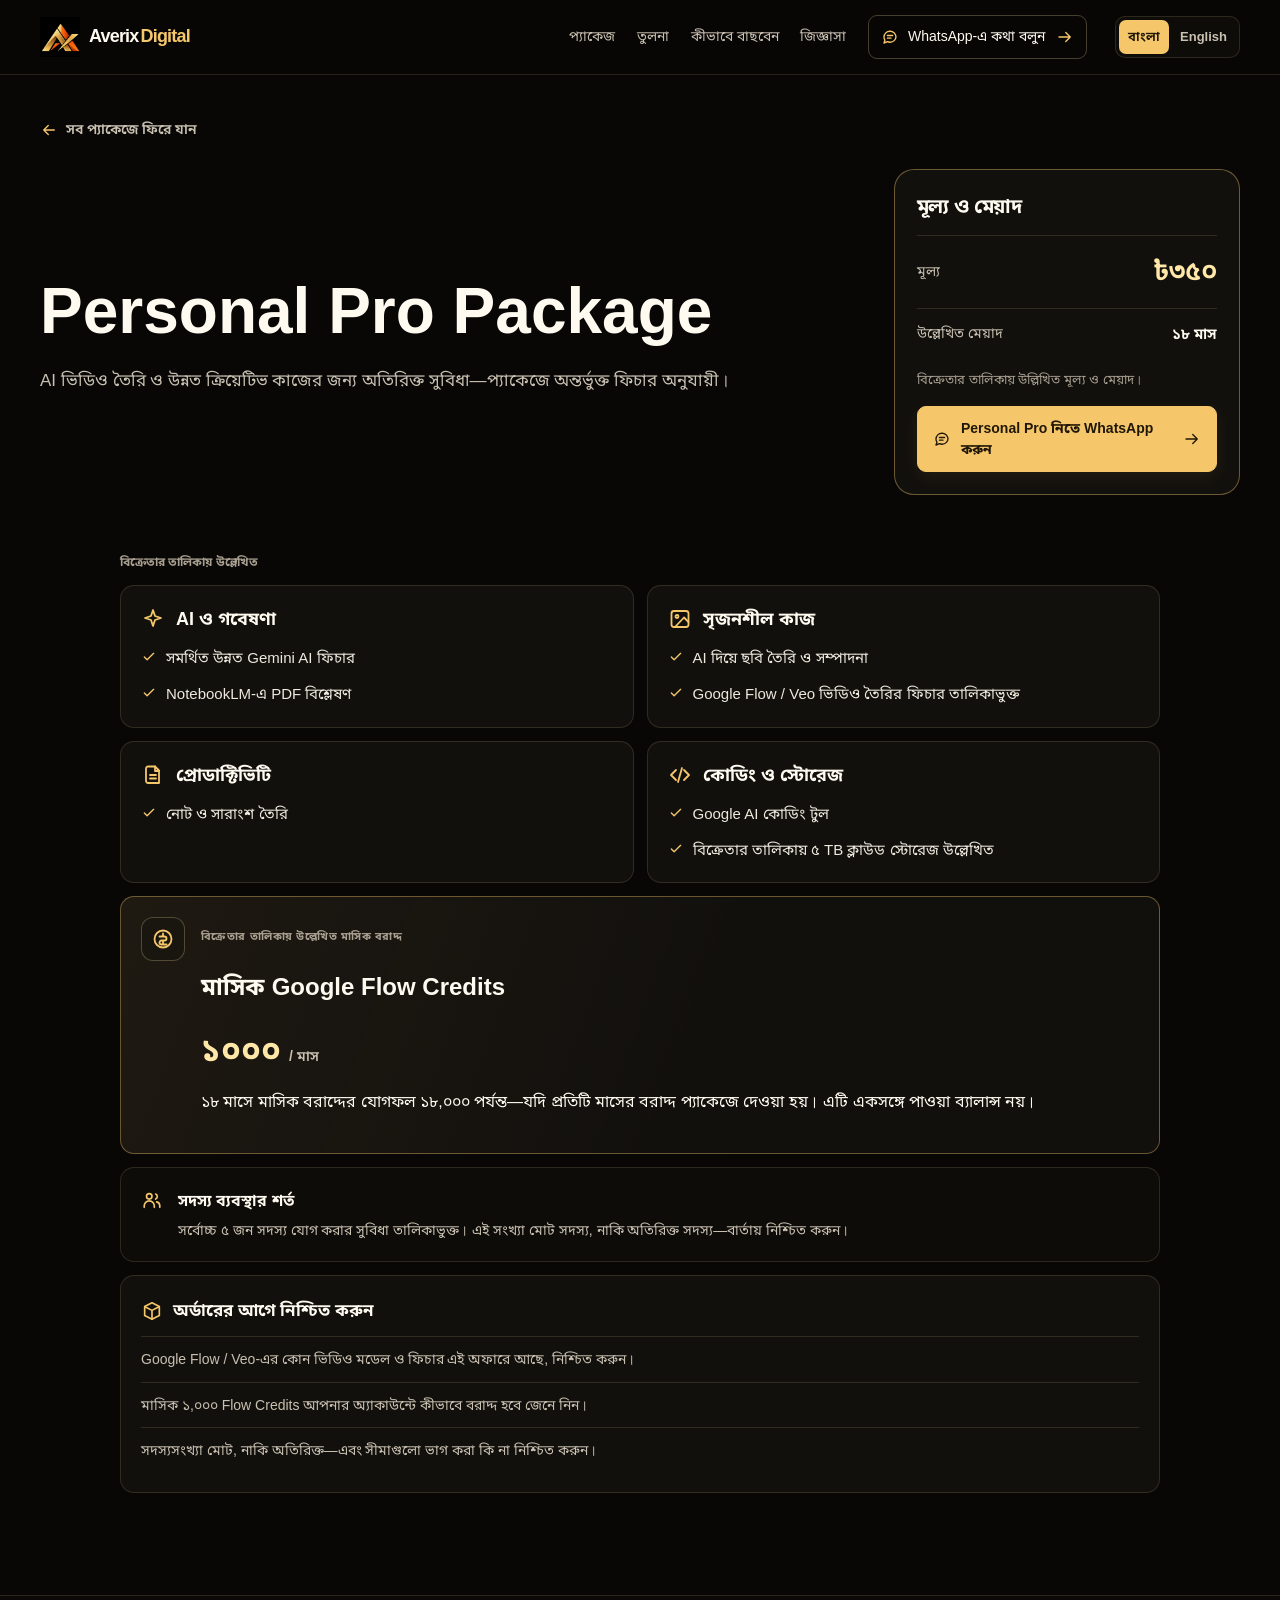
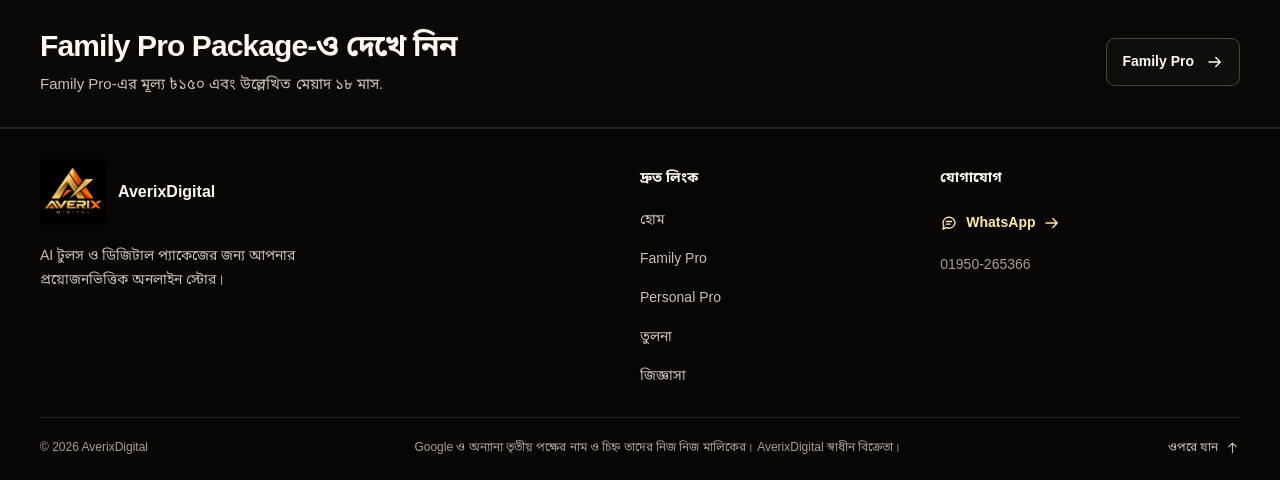
<file: personal-pro/index.html>
<!doctype html>
<html lang="bn" data-locale="bn">
<head>
<meta charset="utf-8"><meta name="viewport" content="width=device-width, initial-scale=1"><meta name="theme-color" content="#080706">
<meta name="robots" content="index,follow"><meta name="description" content="Personal Pro Package-এর মূল্য ৳৩৫০ এবং বিক্রেতার উল্লেখিত মেয়াদ ১৮ মাস। তালিকাভুক্ত সুবিধা ও অর্ডারের বিবরণ দেখুন।"><title>Personal Pro Package | AverixDigital</title>
<link rel="icon" href="../assets/averixdigital-icon.png" type="image/png" sizes="any">
<link rel="preload" href="../assets/fonts/noto-sans-bengali.woff2" as="font" type="font/woff2" crossorigin>
<link rel="stylesheet" href="../assets/site.css">
<link rel="canonical" data-seo="canonical" href="https://averixdigital.github.io/personal-pro/">
<link rel="alternate" hreflang="bn-BD" data-seo="bn" href="https://averixdigital.github.io/personal-pro/"><link rel="alternate" hreflang="en" data-seo="en" href="https://averixdigital.github.io/en/personal-pro/"><link rel="alternate" hreflang="x-default" data-seo="default" href="https://averixdigital.github.io/personal-pro/">
<meta property="og:type" content="website"><meta property="og:site_name" content="AverixDigital"><meta property="og:locale" content="bn_BD">
<meta property="og:title" content="Personal Pro Package | AverixDigital"><meta property="og:description" content="Personal Pro Package-এর মূল্য ৳৩৫০ এবং বিক্রেতার উল্লেখিত মেয়াদ ১৮ মাস। তালিকাভুক্ত সুবিধা ও অর্ডারের বিবরণ দেখুন।"><meta property="og:url" data-seo="og-url" content="https://averixdigital.github.io/personal-pro/">
<meta property="og:image" data-seo="og-image" content="https://averixdigital.github.io/assets/averixdigital-logo.png"><meta property="og:image:alt" content="AverixDigital gold and orange logo on black">
<meta name="twitter:card" content="summary_large_image"><meta name="twitter:title" content="Personal Pro Package | AverixDigital"><meta name="twitter:description" content="Personal Pro Package-এর মূল্য ৳৩৫০ এবং বিক্রেতার উল্লেখিত মেয়াদ ১৮ মাস। তালিকাভুক্ত সুবিধা ও অর্ডারের বিবরণ দেখুন।">
<script src="../assets/site.js" defer></script><script type="application/ld+json" data-schema>{"@context":"https://schema.org","@type":"Product","name":"Personal Pro Package","description":"Personal Pro Package-এর মূল্য ৳৩৫০ এবং বিক্রেতার উল্লেখিত মেয়াদ ১৮ মাস। তালিকাভুক্ত সুবিধা ও অর্ডারের বিবরণ দেখুন।","offers":{"@type":"Offer","price":"350","priceCurrency":"BDT","seller":{"@type":"Organization","name":"AverixDigital"},"url":"https://averixdigital.github.io/personal-pro/"},"url":"https://averixdigital.github.io/personal-pro/"}</script>
</head><body id="top" data-page="personal" data-route="personal"><a class="skip-link" href="#main">মূল কনটেন্টে যান</a>
<header class="site-header"><div class="wrap header-inner">
<a class="brand" href="../" aria-label="AverixDigital হোম"><img src="../assets/averixdigital-icon.png" width="40" height="40" alt="" decoding="async"><span>Averix<span class="brand-accent">Digital</span></span></a>
<nav class="primary-nav" id="primary-nav" aria-label="প্রধান নেভিগেশন"><a href="../#packages">প্যাকেজ</a><a href="../#compare">তুলনা</a><a href="../#guide">কীভাবে বাছবেন</a><a href="../#faq">জিজ্ঞাসা</a><a class="nav-contact" href="https://wa.me/8801950265366?text=AverixDigital-%E0%A6%8F%E0%A6%B0%20AI%20%E0%A6%AA%E0%A7%8D%E0%A6%AF%E0%A6%BE%E0%A6%95%E0%A7%87%E0%A6%9C%20%E0%A6%B8%E0%A6%AE%E0%A7%8D%E0%A6%AA%E0%A6%B0%E0%A7%8D%E0%A6%95%E0%A7%87%20%E0%A6%AC%E0%A6%BF%E0%A6%B8%E0%A7%8D%E0%A6%A4%E0%A6%BE%E0%A6%B0%E0%A6%BF%E0%A6%A4%20%E0%A6%9C%E0%A6%BE%E0%A6%A8%E0%A6%A4%E0%A7%87%20%E0%A6%9A%E0%A6%BE%E0%A6%87%E0%A5%A4" target="_blank" rel="noopener noreferrer"><svg class="icon " viewBox="0 0 24 24" fill="none" stroke="currentColor" stroke-width="1.8" stroke-linecap="round" stroke-linejoin="round" aria-hidden="true"><path d="M20 11.3a7.8 7.8 0 0 1-8 7.7 8.8 8.8 0 0 1-3.4-.7L4 20l1.2-3.7A7.4 7.4 0 0 1 4 12.1a7.8 7.8 0 0 1 8-7.8 7.8 7.8 0 0 1 8 7Z"/><path d="M8.5 10h7M8.5 13.5h4.8"/></svg><span>WhatsApp-এ কথা বলুন</span><svg class="icon button-arrow" viewBox="0 0 24 24" fill="none" stroke="currentColor" stroke-width="1.8" stroke-linecap="round" stroke-linejoin="round" aria-hidden="true"><path d="M4 12h15M13 6l6 6-6 6"/></svg></a></nav>
<div class="header-tools"><div class="language-switch" role="group" aria-label="ভাষা নির্বাচন"><a href="./" lang="bn" hreflang="bn-BD" aria-current="page" data-language-link="bn">বাংলা</a><a href="../en/personal-pro/" lang="en" hreflang="en" aria-current="false" data-language-link="en">English</a></div>
<button class="menu-toggle" type="button" aria-expanded="false" aria-controls="primary-nav" aria-label="মেনু খুলুন"><span></span><span></span><span class="visually-hidden">মেনু খুলুন</span></button></div>
</div></header><main id="main">
<section class="detail-hero wrap" aria-labelledby="detail-title"><a class="back-link" href="../#packages"><svg class="icon " viewBox="0 0 24 24" fill="none" stroke="currentColor" stroke-width="1.8" stroke-linecap="round" stroke-linejoin="round" aria-hidden="true"><path d="M19 12H5M11 18l-6-6 6-6"/></svg><span>সব প্যাকেজে ফিরে যান</span></a><div class="detail-hero-layout"><div class="detail-heading"><h1 id="detail-title">Personal Pro Package</h1><p class="detail-intro">AI ভিডিও তৈরি ও উন্নত ক্রিয়েটিভ কাজের জন্য অতিরিক্ত সুবিধা—প্যাকেজে অন্তর্ভুক্ত ফিচার অনুযায়ী।</p></div>
<aside class="order-panel" aria-label="Personal Pro Package — মূল্য ও WhatsApp অর্ডার"><h2>মূল্য ও মেয়াদ</h2><div class="summary-row"><span>মূল্য</span><strong class="summary-price"><bdi>৳৩৫০</bdi></strong></div><div class="summary-row"><span>উল্লেখিত মেয়াদ</span><strong>১৮ মাস</strong></div><p class="panel-copy">বিক্রেতার তালিকায় উল্লিখিত মূল্য ও মেয়াদ।</p><a class="button button-primary button-full" href="https://wa.me/8801950265366?text=%E0%A6%86%E0%A6%AE%E0%A6%BF%20Personal%20Pro%20Package%20%E0%A6%A8%E0%A6%BF%E0%A6%A4%E0%A7%87%20%E0%A6%86%E0%A6%97%E0%A7%8D%E0%A6%B0%E0%A6%B9%E0%A7%80%E0%A5%A4%20%E0%A6%AE%E0%A7%82%E0%A6%B2%E0%A7%8D%E0%A6%AF%20%E0%A7%A9%E0%A7%AB%E0%A7%A6%20%E0%A6%9F%E0%A6%BE%E0%A6%95%E0%A6%BE%E0%A5%A4%20%E0%A6%AA%E0%A7%8D%E0%A6%AF%E0%A6%BE%E0%A6%95%E0%A7%87%E0%A6%9C%E0%A7%87%E0%A6%B0%20%E0%A6%AC%E0%A6%BF%E0%A6%B8%E0%A7%8D%E0%A6%A4%E0%A6%BE%E0%A6%B0%E0%A6%BF%E0%A6%A4%20%E0%A6%9C%E0%A6%BE%E0%A6%A8%E0%A6%BE%E0%A6%AC%E0%A7%87%E0%A6%A8%3F" target="_blank" rel="noopener noreferrer"><svg class="icon " viewBox="0 0 24 24" fill="none" stroke="currentColor" stroke-width="1.8" stroke-linecap="round" stroke-linejoin="round" aria-hidden="true"><path d="M20 11.3a7.8 7.8 0 0 1-8 7.7 8.8 8.8 0 0 1-3.4-.7L4 20l1.2-3.7A7.4 7.4 0 0 1 4 12.1a7.8 7.8 0 0 1 8-7.8 7.8 7.8 0 0 1 8 7Z"/><path d="M8.5 10h7M8.5 13.5h4.8"/></svg><span>Personal Pro নিতে WhatsApp করুন</span><svg class="icon button-arrow" viewBox="0 0 24 24" fill="none" stroke="currentColor" stroke-width="1.8" stroke-linecap="round" stroke-linejoin="round" aria-hidden="true"><path d="M4 12h15M13 6l6 6-6 6"/></svg></a></aside></div></section>
<section class="section wrap details-content" aria-label="Personal Pro Package সুবিধা"><div class="detail-main-column"><p class="section-overline">বিক্রেতার তালিকায় উল্লেখিত</p><div class="detail-groups"><article class="detail-group"><div class="detail-group-heading"><svg class="icon " viewBox="0 0 24 24" fill="none" stroke="currentColor" stroke-width="1.8" stroke-linecap="round" stroke-linejoin="round" aria-hidden="true"><path d="m12 3 2 6 6 2-6 2-2 6-2-6-6-2 6-2 2-6Z"/></svg><h2>AI ও গবেষণা</h2></div><ul class="detail-feature-list"><li><svg class="icon check-icon" viewBox="0 0 24 24" fill="none" stroke="currentColor" stroke-width="1.8" stroke-linecap="round" stroke-linejoin="round" aria-hidden="true"><path d="m5 12 4.2 4.2L19 6.5"/></svg><span>সমর্থিত উন্নত Gemini AI ফিচার</span></li><li><svg class="icon check-icon" viewBox="0 0 24 24" fill="none" stroke="currentColor" stroke-width="1.8" stroke-linecap="round" stroke-linejoin="round" aria-hidden="true"><path d="m5 12 4.2 4.2L19 6.5"/></svg><span>NotebookLM-এ PDF বিশ্লেষণ</span></li></ul></article><article class="detail-group"><div class="detail-group-heading"><svg class="icon " viewBox="0 0 24 24" fill="none" stroke="currentColor" stroke-width="1.8" stroke-linecap="round" stroke-linejoin="round" aria-hidden="true"><rect x="3.5" y="4" width="17" height="16" rx="2.5"/><circle cx="9" cy="9.5" r="1.5"/><path d="m20.5 15-4.5-4.5L7 20"/></svg><h2>সৃজনশীল কাজ</h2></div><ul class="detail-feature-list"><li><svg class="icon check-icon" viewBox="0 0 24 24" fill="none" stroke="currentColor" stroke-width="1.8" stroke-linecap="round" stroke-linejoin="round" aria-hidden="true"><path d="m5 12 4.2 4.2L19 6.5"/></svg><span>AI দিয়ে ছবি তৈরি ও সম্পাদনা</span></li><li><svg class="icon check-icon" viewBox="0 0 24 24" fill="none" stroke="currentColor" stroke-width="1.8" stroke-linecap="round" stroke-linejoin="round" aria-hidden="true"><path d="m5 12 4.2 4.2L19 6.5"/></svg><span>Google Flow / Veo ভিডিও তৈরির ফিচার তালিকাভুক্ত</span></li></ul></article><article class="detail-group"><div class="detail-group-heading"><svg class="icon " viewBox="0 0 24 24" fill="none" stroke="currentColor" stroke-width="1.8" stroke-linecap="round" stroke-linejoin="round" aria-hidden="true"><path d="M7 3.5h7l4 4V20H7a2 2 0 0 1-2-2V5.5a2 2 0 0 1 2-2Z"/><path d="M14 3.5V8h4M9 12h6M9 15.5h6"/></svg><h2>প্রোডাক্টিভিটি</h2></div><ul class="detail-feature-list"><li><svg class="icon check-icon" viewBox="0 0 24 24" fill="none" stroke="currentColor" stroke-width="1.8" stroke-linecap="round" stroke-linejoin="round" aria-hidden="true"><path d="m5 12 4.2 4.2L19 6.5"/></svg><span>নোট ও সারাংশ তৈরি</span></li></ul></article><article class="detail-group"><div class="detail-group-heading"><svg class="icon " viewBox="0 0 24 24" fill="none" stroke="currentColor" stroke-width="1.8" stroke-linecap="round" stroke-linejoin="round" aria-hidden="true"><path d="m8 7-5 5 5 5M16 7l5 5-5 5M14 5l-4 14"/></svg><h2>কোডিং ও স্টোরেজ</h2></div><ul class="detail-feature-list"><li><svg class="icon check-icon" viewBox="0 0 24 24" fill="none" stroke="currentColor" stroke-width="1.8" stroke-linecap="round" stroke-linejoin="round" aria-hidden="true"><path d="m5 12 4.2 4.2L19 6.5"/></svg><span>Google AI কোডিং টুল</span></li><li><svg class="icon check-icon" viewBox="0 0 24 24" fill="none" stroke="currentColor" stroke-width="1.8" stroke-linecap="round" stroke-linejoin="round" aria-hidden="true"><path d="m5 12 4.2 4.2L19 6.5"/></svg><span>বিক্রেতার তালিকায় ৫ TB ক্লাউড স্টোরেজ উল্লেখিত</span></li></ul></article></div><section class="credit-panel" aria-labelledby="credits-title"><div class="credit-icon"><svg class="icon " viewBox="0 0 24 24" fill="none" stroke="currentColor" stroke-width="1.8" stroke-linecap="round" stroke-linejoin="round" aria-hidden="true"><circle cx="12" cy="12" r="8.5"/><path d="M8.5 9.5h5a2 2 0 0 1 0 4h-3a2 2 0 0 0 0 4h5M12 6.5v2M12 15v2.5"/></svg></div><div><p class="micro-label">বিক্রেতার তালিকায় উল্লেখিত মাসিক বরাদ্দ</p><h2 id="credits-title">মাসিক Google Flow Credits</h2><p class="credit-amount"><bdi>১০০০</bdi><span> / মাস</span></p><p>১৮ মাসে মাসিক বরাদ্দের যোগফল ১৮,০০০ পর্যন্ত—যদি প্রতিটি মাসের বরাদ্দ প্যাকেজে দেওয়া হয়। এটি একসঙ্গে পাওয়া ব্যালান্স নয়।</p></div></section><aside class="detail-callout"><svg class="icon " viewBox="0 0 24 24" fill="none" stroke="currentColor" stroke-width="1.8" stroke-linecap="round" stroke-linejoin="round" aria-hidden="true"><circle cx="9" cy="8" r="3"/><path d="M3.5 20v-1.5a5.5 5.5 0 0 1 11 0V20M16 5.5a3 3 0 0 1 0 5.5M17 14a4.5 4.5 0 0 1 3.5 4.3V20"/></svg><div><h2>সদস্য ব্যবস্থার শর্ত</h2><p>সর্বোচ্চ ৫ জন সদস্য যোগ করার সুবিধা তালিকাভুক্ত। এই সংখ্যা মোট সদস্য, নাকি অতিরিক্ত সদস্য—বার্তায় নিশ্চিত করুন।</p></div></aside><section class="terms-panel" aria-labelledby="terms-title"><div class="terms-heading"><svg class="icon " viewBox="0 0 24 24" fill="none" stroke="currentColor" stroke-width="1.8" stroke-linecap="round" stroke-linejoin="round" aria-hidden="true"><path d="m12 3 8 4v10l-8 4-8-4V7l8-4Z"/><path d="m4.3 7.3 7.7 4 7.7-4M12 11.5V21"/></svg><h2 id="terms-title">অর্ডারের আগে নিশ্চিত করুন</h2></div><ul class="terms-list"><li><p>Google Flow / Veo-এর কোন ভিডিও মডেল ও ফিচার এই অফারে আছে, নিশ্চিত করুন।</p></li><li><p>মাসিক ১,০০০ Flow Credits আপনার অ্যাকাউন্টে কীভাবে বরাদ্দ হবে জেনে নিন।</p></li><li><p>সদস্যসংখ্যা মোট, নাকি অতিরিক্ত—এবং সীমাগুলো ভাগ করা কি না নিশ্চিত করুন।</p></li></ul></section></div></section>
<section class="related-section"><div class="wrap related-inner"><div><h2>Family Pro Package-ও দেখে নিন</h2><p>Family Pro-এর মূল্য ৳১৫০ এবং উল্লেখিত মেয়াদ ১৮ মাস.</p></div><a class="button button-secondary" href="../family-pro/"><span>Family Pro</span><svg class="icon button-arrow" viewBox="0 0 24 24" fill="none" stroke="currentColor" stroke-width="1.8" stroke-linecap="round" stroke-linejoin="round" aria-hidden="true"><path d="M4 12h15M13 6l6 6-6 6"/></svg></a></div></section>
</main><footer class="site-footer"><div class="wrap footer-grid">
<div class="footer-brand-column"><a class="footer-brand" href="../" aria-label="AverixDigital"><img src="../assets/averixdigital-logo.png" width="84" height="84" alt="AverixDigital logo" loading="lazy" decoding="async"><span>AverixDigital</span></a><p>AI টুলস ও ডিজিটাল প্যাকেজের জন্য আপনার প্রয়োজনভিত্তিক অনলাইন স্টোর।</p></div>
<nav class="footer-nav" aria-label="দ্রুত লিংক"><h2>দ্রুত লিংক</h2><a href="../">হোম</a><a href="../family-pro/">Family Pro</a><a href="./">Personal Pro</a><a href="../#compare">তুলনা</a><a href="../#faq">জিজ্ঞাসা</a></nav>
<div class="footer-contact"><h2>যোগাযোগ</h2><a class="footer-whatsapp" href="https://wa.me/8801950265366?text=AverixDigital-%E0%A6%8F%E0%A6%B0%20AI%20%E0%A6%AA%E0%A7%8D%E0%A6%AF%E0%A6%BE%E0%A6%95%E0%A7%87%E0%A6%9C%20%E0%A6%B8%E0%A6%AE%E0%A7%8D%E0%A6%AA%E0%A6%B0%E0%A7%8D%E0%A6%95%E0%A7%87%20%E0%A6%AC%E0%A6%BF%E0%A6%B8%E0%A7%8D%E0%A6%A4%E0%A6%BE%E0%A6%B0%E0%A6%BF%E0%A6%A4%20%E0%A6%9C%E0%A6%BE%E0%A6%A8%E0%A6%A4%E0%A7%87%20%E0%A6%9A%E0%A6%BE%E0%A6%87%E0%A5%A4" target="_blank" rel="noopener noreferrer"><svg class="icon " viewBox="0 0 24 24" fill="none" stroke="currentColor" stroke-width="1.8" stroke-linecap="round" stroke-linejoin="round" aria-hidden="true"><path d="M20 11.3a7.8 7.8 0 0 1-8 7.7 8.8 8.8 0 0 1-3.4-.7L4 20l1.2-3.7A7.4 7.4 0 0 1 4 12.1a7.8 7.8 0 0 1 8-7.8 7.8 7.8 0 0 1 8 7Z"/><path d="M8.5 10h7M8.5 13.5h4.8"/></svg> WhatsApp <svg class="icon link-arrow" viewBox="0 0 24 24" fill="none" stroke="currentColor" stroke-width="1.8" stroke-linecap="round" stroke-linejoin="round" aria-hidden="true"><path d="M4 12h15M13 6l6 6-6 6"/></svg></a><span class="footer-phone">01950-265366</span></div>
</div><div class="wrap footer-bottom"><span>© <span class="current-year">2026</span> AverixDigital</span><p>Google ও অন্যান্য তৃতীয় পক্ষের নাম ও চিহ্ন তাদের নিজ নিজ মালিকের। AverixDigital স্বাধীন বিক্রেতা।</p><a href="#top">ওপরে যান<svg class="icon back-to-top" viewBox="0 0 24 24" fill="none" stroke="currentColor" stroke-width="1.8" stroke-linecap="round" stroke-linejoin="round" aria-hidden="true"><path d="M4 12h15M13 6l6 6-6 6"/></svg></a></div></footer>
</body>
</html>
</file>
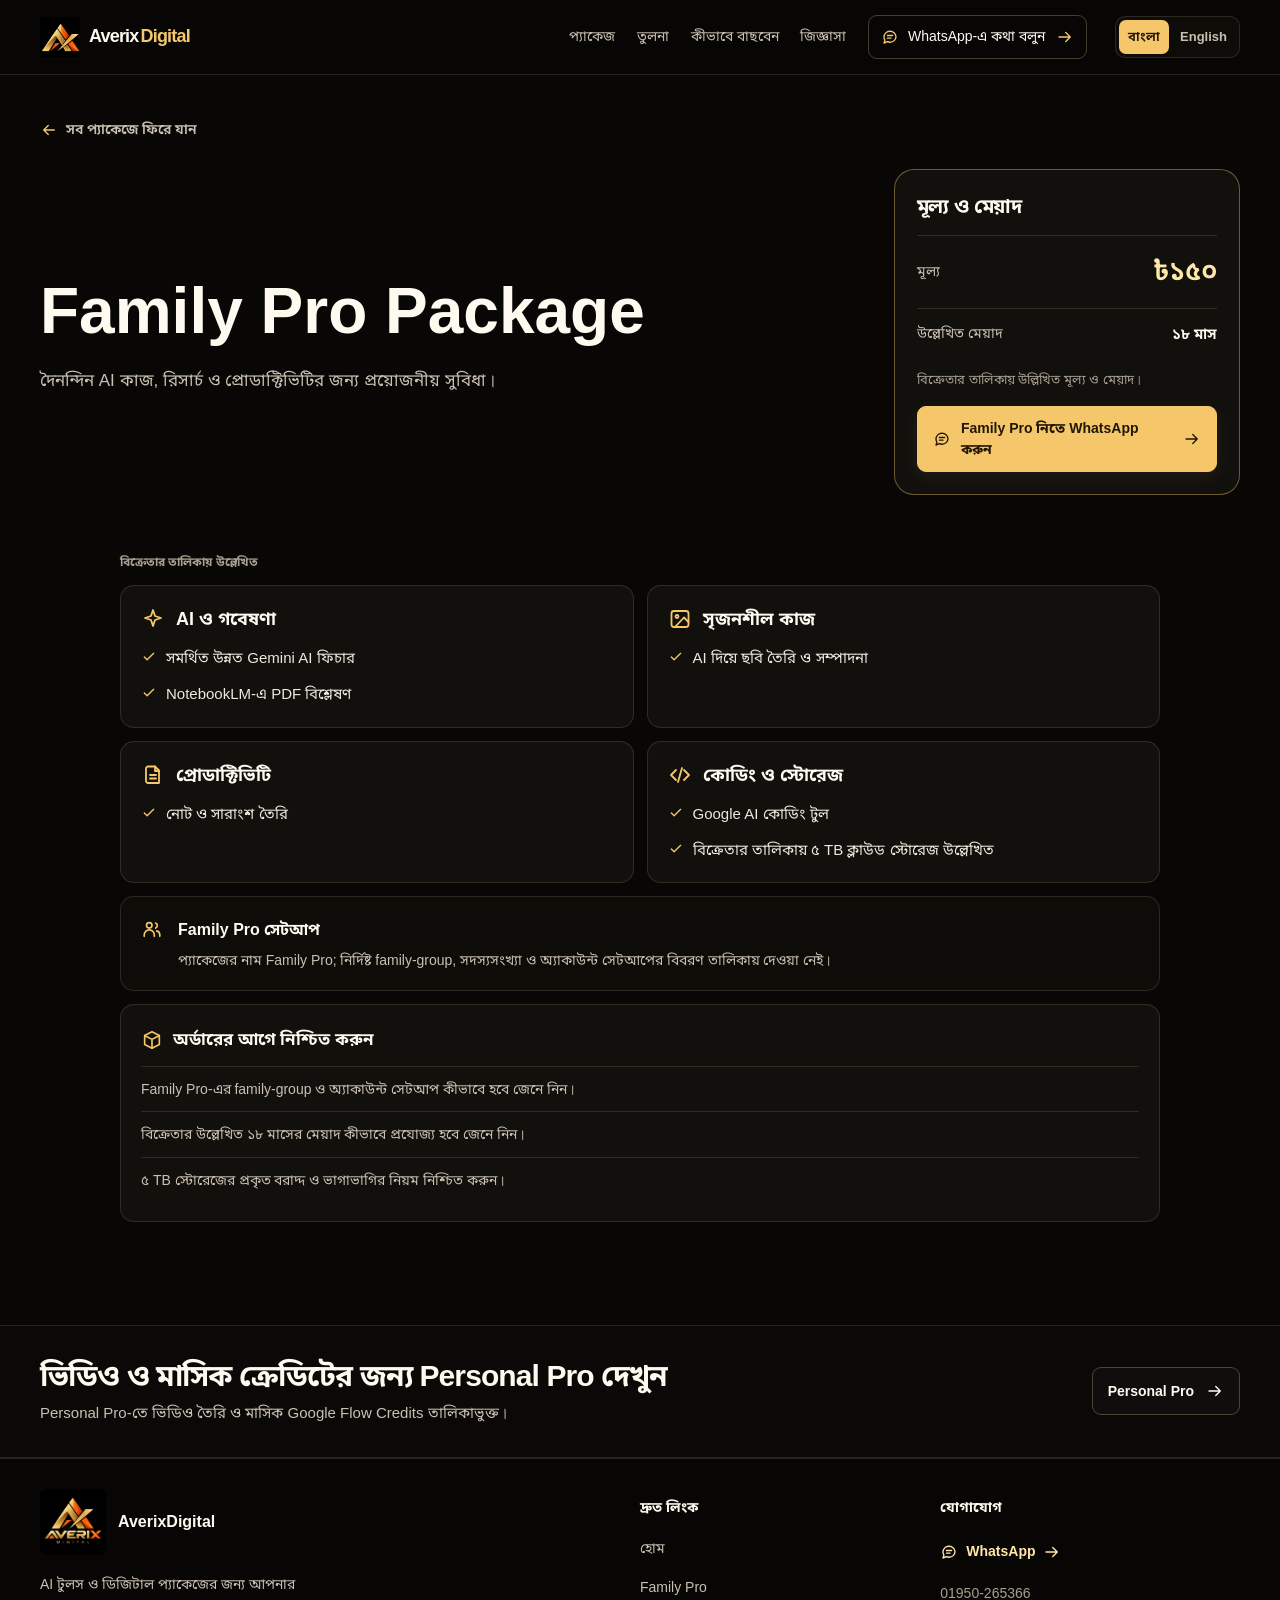
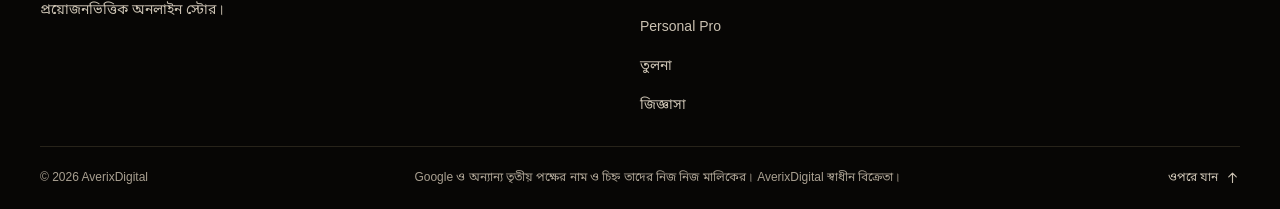
<file: en/family-pro/index.html>
<!doctype html>
<html lang="en" data-locale="en">
<head>
<meta charset="utf-8"><meta name="viewport" content="width=device-width, initial-scale=1"><meta name="theme-color" content="#080706">
<meta name="robots" content="index,follow"><meta name="description" content="Family Pro Package is listed at BDT 150, with an advertised 18-month duration. Review the package features, member access and order details."><title>Family Pro Package | AverixDigital</title>
<link rel="icon" href="../../assets/averixdigital-icon.png" type="image/png" sizes="any">
<link rel="stylesheet" href="../../assets/site.css">
<link rel="canonical" data-seo="canonical" href="https://averixdigital.github.io/en/family-pro/">
<link rel="alternate" hreflang="bn-BD" data-seo="bn" href="https://averixdigital.github.io/family-pro/"><link rel="alternate" hreflang="en" data-seo="en" href="https://averixdigital.github.io/en/family-pro/"><link rel="alternate" hreflang="x-default" data-seo="default" href="https://averixdigital.github.io/family-pro/">
<meta property="og:type" content="website"><meta property="og:site_name" content="AverixDigital"><meta property="og:locale" content="en_US">
<meta property="og:title" content="Family Pro Package | AverixDigital"><meta property="og:description" content="Family Pro Package is listed at BDT 150, with an advertised 18-month duration. Review the package features, member access and order details."><meta property="og:url" data-seo="og-url" content="https://averixdigital.github.io/en/family-pro/">
<meta property="og:image" data-seo="og-image" content="https://averixdigital.github.io/assets/averixdigital-logo.png"><meta property="og:image:alt" content="AverixDigital gold and orange logo on black">
<meta name="twitter:card" content="summary_large_image"><meta name="twitter:title" content="Family Pro Package | AverixDigital"><meta name="twitter:description" content="Family Pro Package is listed at BDT 150, with an advertised 18-month duration. Review the package features, member access and order details.">
<script src="../../assets/site.js" defer></script><script type="application/ld+json" data-schema>{"@context":"https://schema.org","@type":"Product","name":"Family Pro Package","description":"Family Pro Package is listed at BDT 150, with an advertised 18-month duration. Review the package features, member access and order details.","offers":{"@type":"Offer","price":"150","priceCurrency":"BDT","seller":{"@type":"Organization","name":"AverixDigital"},"url":"https://averixdigital.github.io/en/family-pro/"},"url":"https://averixdigital.github.io/en/family-pro/"}</script>
</head><body id="top" data-page="family" data-route="family"><a class="skip-link" href="#main">Skip to main content</a>
<header class="site-header"><div class="wrap header-inner">
<a class="brand" href="../" aria-label="AverixDigital home"><img src="../../assets/averixdigital-icon.png" width="40" height="40" alt="" decoding="async"><span>Averix<span class="brand-accent">Digital</span></span></a>
<nav class="primary-nav" id="primary-nav" aria-label="Primary navigation"><a href="../#packages">Packages</a><a href="../#compare">Compare</a><a href="../#guide">How to choose</a><a href="../#faq">FAQ</a><a class="nav-contact" href="https://wa.me/8801950265366?text=Hello%20AverixDigital%2C%20please%20share%20details%20about%20your%20AI%20packages." target="_blank" rel="noopener noreferrer"><svg class="icon " viewBox="0 0 24 24" fill="none" stroke="currentColor" stroke-width="1.8" stroke-linecap="round" stroke-linejoin="round" aria-hidden="true"><path d="M20 11.3a7.8 7.8 0 0 1-8 7.7 8.8 8.8 0 0 1-3.4-.7L4 20l1.2-3.7A7.4 7.4 0 0 1 4 12.1a7.8 7.8 0 0 1 8-7.8 7.8 7.8 0 0 1 8 7Z"/><path d="M8.5 10h7M8.5 13.5h4.8"/></svg><span>Talk on WhatsApp</span><svg class="icon button-arrow" viewBox="0 0 24 24" fill="none" stroke="currentColor" stroke-width="1.8" stroke-linecap="round" stroke-linejoin="round" aria-hidden="true"><path d="M4 12h15M13 6l6 6-6 6"/></svg></a></nav>
<div class="header-tools"><div class="language-switch" role="group" aria-label="Choose language"><a href="../../family-pro/" lang="bn" hreflang="bn-BD" aria-current="false" data-language-link="bn">বাংলা</a><a href="./" lang="en" hreflang="en" aria-current="page" data-language-link="en">English</a></div>
<button class="menu-toggle" type="button" aria-expanded="false" aria-controls="primary-nav" aria-label="Open menu"><span></span><span></span><span class="visually-hidden">Open menu</span></button></div>
</div></header><main id="main">
<section class="detail-hero wrap" aria-labelledby="detail-title"><a class="back-link" href="../#packages"><svg class="icon " viewBox="0 0 24 24" fill="none" stroke="currentColor" stroke-width="1.8" stroke-linecap="round" stroke-linejoin="round" aria-hidden="true"><path d="M19 12H5M11 18l-6-6 6-6"/></svg><span>Back to all packages</span></a><div class="detail-hero-layout"><div class="detail-heading"><h1 id="detail-title">Family Pro Package</h1><p class="detail-intro">Everyday AI, research and productivity features listed for this package.</p></div>
<aside class="order-panel" aria-label="Family Pro Package price and WhatsApp order"><h2>Price and duration</h2><div class="summary-row"><span>Price</span><strong class="summary-price"><bdi>৳150</bdi></strong></div><div class="summary-row"><span>Advertised duration</span><strong>18 months</strong></div><p class="panel-copy">Price and duration as stated in the seller listing.</p><a class="button button-primary button-full" href="https://wa.me/8801950265366?text=I%20am%20interested%20in%20the%20Family%20Pro%20Package%20priced%20at%20BDT%20150.%20Please%20share%20the%20details." target="_blank" rel="noopener noreferrer"><svg class="icon " viewBox="0 0 24 24" fill="none" stroke="currentColor" stroke-width="1.8" stroke-linecap="round" stroke-linejoin="round" aria-hidden="true"><path d="M20 11.3a7.8 7.8 0 0 1-8 7.7 8.8 8.8 0 0 1-3.4-.7L4 20l1.2-3.7A7.4 7.4 0 0 1 4 12.1a7.8 7.8 0 0 1 8-7.8 7.8 7.8 0 0 1 8 7Z"/><path d="M8.5 10h7M8.5 13.5h4.8"/></svg><span>Ask about Family Pro on WhatsApp</span><svg class="icon button-arrow" viewBox="0 0 24 24" fill="none" stroke="currentColor" stroke-width="1.8" stroke-linecap="round" stroke-linejoin="round" aria-hidden="true"><path d="M4 12h15M13 6l6 6-6 6"/></svg></a></aside></div></section>
<section class="section wrap details-content" aria-label="Family Pro Package benefits"><div class="detail-main-column"><p class="section-overline">As listed by the seller</p><div class="detail-groups"><article class="detail-group"><div class="detail-group-heading"><svg class="icon " viewBox="0 0 24 24" fill="none" stroke="currentColor" stroke-width="1.8" stroke-linecap="round" stroke-linejoin="round" aria-hidden="true"><path d="m12 3 2 6 6 2-6 2-2 6-2-6-6-2 6-2 2-6Z"/></svg><h2>AI and research</h2></div><ul class="detail-feature-list"><li><svg class="icon check-icon" viewBox="0 0 24 24" fill="none" stroke="currentColor" stroke-width="1.8" stroke-linecap="round" stroke-linejoin="round" aria-hidden="true"><path d="m5 12 4.2 4.2L19 6.5"/></svg><span>Supported advanced Gemini AI features</span></li><li><svg class="icon check-icon" viewBox="0 0 24 24" fill="none" stroke="currentColor" stroke-width="1.8" stroke-linecap="round" stroke-linejoin="round" aria-hidden="true"><path d="m5 12 4.2 4.2L19 6.5"/></svg><span>NotebookLM PDF analysis</span></li></ul></article><article class="detail-group"><div class="detail-group-heading"><svg class="icon " viewBox="0 0 24 24" fill="none" stroke="currentColor" stroke-width="1.8" stroke-linecap="round" stroke-linejoin="round" aria-hidden="true"><rect x="3.5" y="4" width="17" height="16" rx="2.5"/><circle cx="9" cy="9.5" r="1.5"/><path d="m20.5 15-4.5-4.5L7 20"/></svg><h2>Creative work</h2></div><ul class="detail-feature-list"><li><svg class="icon check-icon" viewBox="0 0 24 24" fill="none" stroke="currentColor" stroke-width="1.8" stroke-linecap="round" stroke-linejoin="round" aria-hidden="true"><path d="m5 12 4.2 4.2L19 6.5"/></svg><span>AI image generation and editing</span></li></ul></article><article class="detail-group"><div class="detail-group-heading"><svg class="icon " viewBox="0 0 24 24" fill="none" stroke="currentColor" stroke-width="1.8" stroke-linecap="round" stroke-linejoin="round" aria-hidden="true"><path d="M7 3.5h7l4 4V20H7a2 2 0 0 1-2-2V5.5a2 2 0 0 1 2-2Z"/><path d="M14 3.5V8h4M9 12h6M9 15.5h6"/></svg><h2>Productivity</h2></div><ul class="detail-feature-list"><li><svg class="icon check-icon" viewBox="0 0 24 24" fill="none" stroke="currentColor" stroke-width="1.8" stroke-linecap="round" stroke-linejoin="round" aria-hidden="true"><path d="m5 12 4.2 4.2L19 6.5"/></svg><span>Notes and summary generation</span></li></ul></article><article class="detail-group"><div class="detail-group-heading"><svg class="icon " viewBox="0 0 24 24" fill="none" stroke="currentColor" stroke-width="1.8" stroke-linecap="round" stroke-linejoin="round" aria-hidden="true"><path d="m8 7-5 5 5 5M16 7l5 5-5 5M14 5l-4 14"/></svg><h2>Coding and storage</h2></div><ul class="detail-feature-list"><li><svg class="icon check-icon" viewBox="0 0 24 24" fill="none" stroke="currentColor" stroke-width="1.8" stroke-linecap="round" stroke-linejoin="round" aria-hidden="true"><path d="m5 12 4.2 4.2L19 6.5"/></svg><span>Google AI coding tools</span></li><li><svg class="icon check-icon" viewBox="0 0 24 24" fill="none" stroke="currentColor" stroke-width="1.8" stroke-linecap="round" stroke-linejoin="round" aria-hidden="true"><path d="m5 12 4.2 4.2L19 6.5"/></svg><span>5 TB cloud storage advertised by the seller</span></li></ul></article></div><aside class="detail-callout"><svg class="icon " viewBox="0 0 24 24" fill="none" stroke="currentColor" stroke-width="1.8" stroke-linecap="round" stroke-linejoin="round" aria-hidden="true"><circle cx="9" cy="8" r="3"/><path d="M3.5 20v-1.5a5.5 5.5 0 0 1 11 0V20M16 5.5a3 3 0 0 1 0 5.5M17 14a4.5 4.5 0 0 1 3.5 4.3V20"/></svg><div><h2>Family Pro setup</h2><p>The package is described as Family Pro, but the listing does not specify the family-group, member or account setup.</p></div></aside><section class="terms-panel" aria-labelledby="terms-title"><div class="terms-heading"><svg class="icon " viewBox="0 0 24 24" fill="none" stroke="currentColor" stroke-width="1.8" stroke-linecap="round" stroke-linejoin="round" aria-hidden="true"><path d="m12 3 8 4v10l-8 4-8-4V7l8-4Z"/><path d="m4.3 7.3 7.7 4 7.7-4M12 11.5V21"/></svg><h2 id="terms-title">Confirm before ordering</h2></div><ul class="terms-list"><li><p>Ask how the Family Pro group and account setup will work.</p></li><li><p>Confirm how the seller-advertised 18-month duration applies.</p></li><li><p>Ask how the advertised 5 TB storage is allocated or shared.</p></li></ul></section></div></section>
<section class="related-section"><div class="wrap related-inner"><div><h2>Need video features and monthly credits?</h2><p>Personal Pro lists video-generation features and monthly Google Flow Credits.</p></div><a class="button button-secondary" href="../personal-pro/"><span>Personal Pro</span><svg class="icon button-arrow" viewBox="0 0 24 24" fill="none" stroke="currentColor" stroke-width="1.8" stroke-linecap="round" stroke-linejoin="round" aria-hidden="true"><path d="M4 12h15M13 6l6 6-6 6"/></svg></a></div></section>
</main><footer class="site-footer"><div class="wrap footer-grid">
<div class="footer-brand-column"><a class="footer-brand" href="../" aria-label="AverixDigital"><img src="../../assets/averixdigital-logo.png" width="84" height="84" alt="AverixDigital logo" loading="lazy" decoding="async"><span>AverixDigital</span></a><p>A digital store for AI tools and packages selected around your needs.</p></div>
<nav class="footer-nav" aria-label="Quick links"><h2>Quick links</h2><a href="../">Home</a><a href="./">Family Pro</a><a href="../personal-pro/">Personal Pro</a><a href="../#compare">Compare</a><a href="../#faq">FAQ</a></nav>
<div class="footer-contact"><h2>Contact</h2><a class="footer-whatsapp" href="https://wa.me/8801950265366?text=Hello%20AverixDigital%2C%20please%20share%20details%20about%20your%20AI%20packages." target="_blank" rel="noopener noreferrer"><svg class="icon " viewBox="0 0 24 24" fill="none" stroke="currentColor" stroke-width="1.8" stroke-linecap="round" stroke-linejoin="round" aria-hidden="true"><path d="M20 11.3a7.8 7.8 0 0 1-8 7.7 8.8 8.8 0 0 1-3.4-.7L4 20l1.2-3.7A7.4 7.4 0 0 1 4 12.1a7.8 7.8 0 0 1 8-7.8 7.8 7.8 0 0 1 8 7Z"/><path d="M8.5 10h7M8.5 13.5h4.8"/></svg> WhatsApp <svg class="icon link-arrow" viewBox="0 0 24 24" fill="none" stroke="currentColor" stroke-width="1.8" stroke-linecap="round" stroke-linejoin="round" aria-hidden="true"><path d="M4 12h15M13 6l6 6-6 6"/></svg></a><span class="footer-phone">01950-265366</span></div>
</div><div class="wrap footer-bottom"><span>© <span class="current-year">2026</span> AverixDigital</span><p>Google and other third-party names and marks belong to their respective owners. AverixDigital is an independent seller.</p><a href="#top">Back to top<svg class="icon back-to-top" viewBox="0 0 24 24" fill="none" stroke="currentColor" stroke-width="1.8" stroke-linecap="round" stroke-linejoin="round" aria-hidden="true"><path d="M4 12h15M13 6l6 6-6 6"/></svg></a></div></footer>
</body>
</html>
</file>
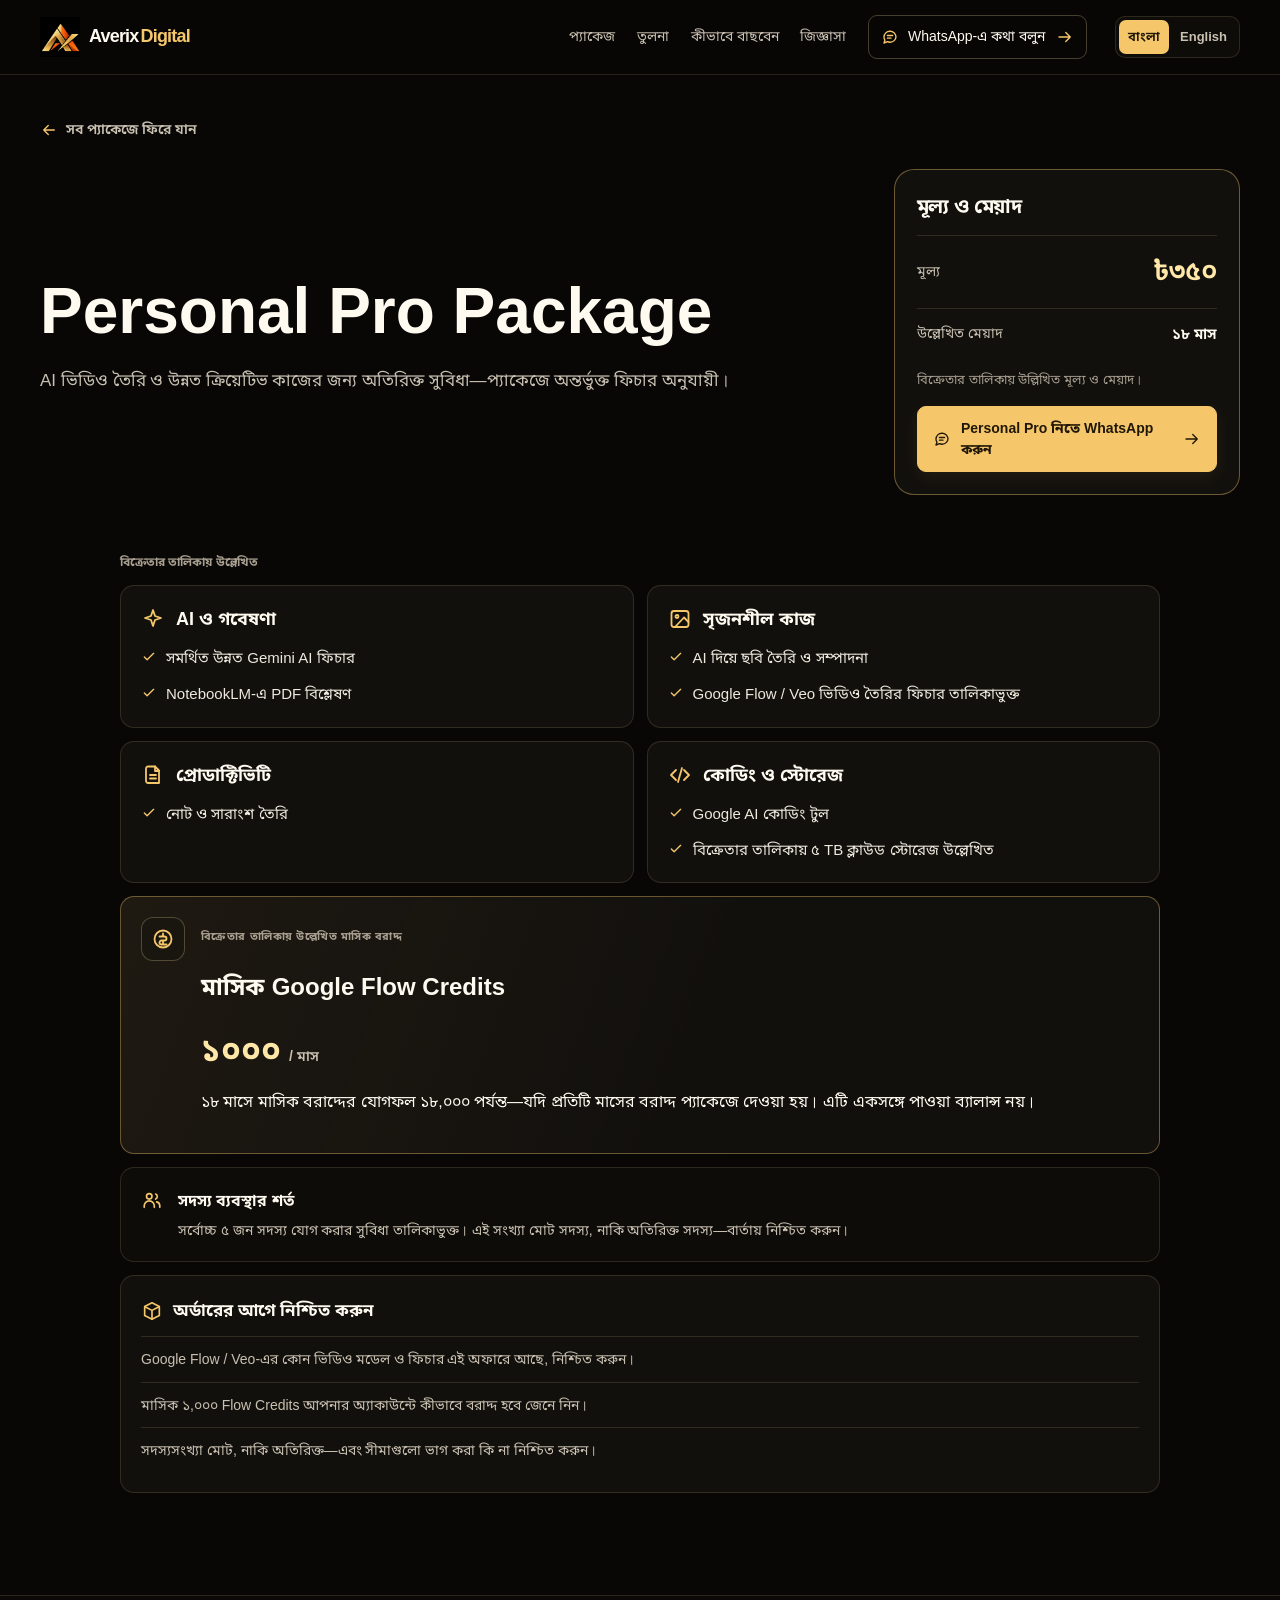
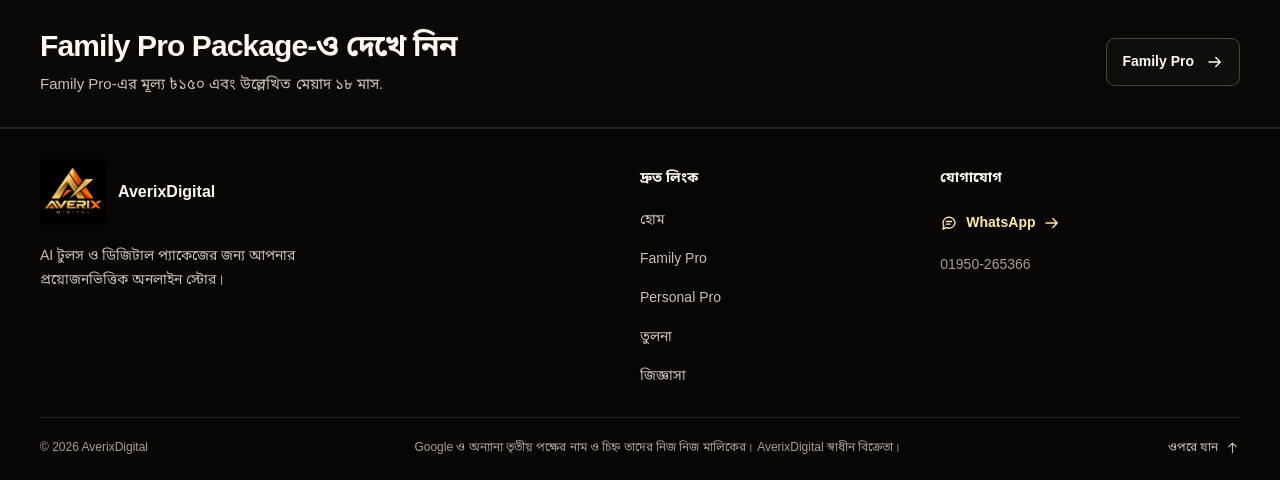
<file: en/personal-pro/index.html>
<!doctype html>
<html lang="en" data-locale="en">
<head>
<meta charset="utf-8"><meta name="viewport" content="width=device-width, initial-scale=1"><meta name="theme-color" content="#080706">
<meta name="robots" content="index,follow"><meta name="description" content="Personal Pro Package is listed at BDT 350, with an advertised 18-month duration. Review the package features, member access and order details."><title>Personal Pro Package | AverixDigital</title>
<link rel="icon" href="../../assets/averixdigital-icon.png" type="image/png" sizes="any">
<link rel="stylesheet" href="../../assets/site.css">
<link rel="canonical" data-seo="canonical" href="https://averixdigital.github.io/en/personal-pro/">
<link rel="alternate" hreflang="bn-BD" data-seo="bn" href="https://averixdigital.github.io/personal-pro/"><link rel="alternate" hreflang="en" data-seo="en" href="https://averixdigital.github.io/en/personal-pro/"><link rel="alternate" hreflang="x-default" data-seo="default" href="https://averixdigital.github.io/personal-pro/">
<meta property="og:type" content="website"><meta property="og:site_name" content="AverixDigital"><meta property="og:locale" content="en_US">
<meta property="og:title" content="Personal Pro Package | AverixDigital"><meta property="og:description" content="Personal Pro Package is listed at BDT 350, with an advertised 18-month duration. Review the package features, member access and order details."><meta property="og:url" data-seo="og-url" content="https://averixdigital.github.io/en/personal-pro/">
<meta property="og:image" data-seo="og-image" content="https://averixdigital.github.io/assets/averixdigital-logo.png"><meta property="og:image:alt" content="AverixDigital gold and orange logo on black">
<meta name="twitter:card" content="summary_large_image"><meta name="twitter:title" content="Personal Pro Package | AverixDigital"><meta name="twitter:description" content="Personal Pro Package is listed at BDT 350, with an advertised 18-month duration. Review the package features, member access and order details.">
<script src="../../assets/site.js" defer></script><script type="application/ld+json" data-schema>{"@context":"https://schema.org","@type":"Product","name":"Personal Pro Package","description":"Personal Pro Package is listed at BDT 350, with an advertised 18-month duration. Review the package features, member access and order details.","offers":{"@type":"Offer","price":"350","priceCurrency":"BDT","seller":{"@type":"Organization","name":"AverixDigital"},"url":"https://averixdigital.github.io/en/personal-pro/"},"url":"https://averixdigital.github.io/en/personal-pro/"}</script>
</head><body id="top" data-page="personal" data-route="personal"><a class="skip-link" href="#main">Skip to main content</a>
<header class="site-header"><div class="wrap header-inner">
<a class="brand" href="../" aria-label="AverixDigital home"><img src="../../assets/averixdigital-icon.png" width="40" height="40" alt="" decoding="async"><span>Averix<span class="brand-accent">Digital</span></span></a>
<nav class="primary-nav" id="primary-nav" aria-label="Primary navigation"><a href="../#packages">Packages</a><a href="../#compare">Compare</a><a href="../#guide">How to choose</a><a href="../#faq">FAQ</a><a class="nav-contact" href="https://wa.me/8801950265366?text=Hello%20AverixDigital%2C%20please%20share%20details%20about%20your%20AI%20packages." target="_blank" rel="noopener noreferrer"><svg class="icon " viewBox="0 0 24 24" fill="none" stroke="currentColor" stroke-width="1.8" stroke-linecap="round" stroke-linejoin="round" aria-hidden="true"><path d="M20 11.3a7.8 7.8 0 0 1-8 7.7 8.8 8.8 0 0 1-3.4-.7L4 20l1.2-3.7A7.4 7.4 0 0 1 4 12.1a7.8 7.8 0 0 1 8-7.8 7.8 7.8 0 0 1 8 7Z"/><path d="M8.5 10h7M8.5 13.5h4.8"/></svg><span>Talk on WhatsApp</span><svg class="icon button-arrow" viewBox="0 0 24 24" fill="none" stroke="currentColor" stroke-width="1.8" stroke-linecap="round" stroke-linejoin="round" aria-hidden="true"><path d="M4 12h15M13 6l6 6-6 6"/></svg></a></nav>
<div class="header-tools"><div class="language-switch" role="group" aria-label="Choose language"><a href="../../personal-pro/" lang="bn" hreflang="bn-BD" aria-current="false" data-language-link="bn">বাংলা</a><a href="./" lang="en" hreflang="en" aria-current="page" data-language-link="en">English</a></div>
<button class="menu-toggle" type="button" aria-expanded="false" aria-controls="primary-nav" aria-label="Open menu"><span></span><span></span><span class="visually-hidden">Open menu</span></button></div>
</div></header><main id="main">
<section class="detail-hero wrap" aria-labelledby="detail-title"><a class="back-link" href="../#packages"><svg class="icon " viewBox="0 0 24 24" fill="none" stroke="currentColor" stroke-width="1.8" stroke-linecap="round" stroke-linejoin="round" aria-hidden="true"><path d="M19 12H5M11 18l-6-6 6-6"/></svg><span>Back to all packages</span></a><div class="detail-hero-layout"><div class="detail-heading"><h1 id="detail-title">Personal Pro Package</h1><p class="detail-intro">Additional listed features for AI video creation and creative work, subject to the package terms.</p></div>
<aside class="order-panel" aria-label="Personal Pro Package price and WhatsApp order"><h2>Price and duration</h2><div class="summary-row"><span>Price</span><strong class="summary-price"><bdi>৳350</bdi></strong></div><div class="summary-row"><span>Advertised duration</span><strong>18 months</strong></div><p class="panel-copy">Price and duration as stated in the seller listing.</p><a class="button button-primary button-full" href="https://wa.me/8801950265366?text=I%20am%20interested%20in%20the%20Personal%20Pro%20Package%20priced%20at%20BDT%20350.%20Please%20share%20the%20details." target="_blank" rel="noopener noreferrer"><svg class="icon " viewBox="0 0 24 24" fill="none" stroke="currentColor" stroke-width="1.8" stroke-linecap="round" stroke-linejoin="round" aria-hidden="true"><path d="M20 11.3a7.8 7.8 0 0 1-8 7.7 8.8 8.8 0 0 1-3.4-.7L4 20l1.2-3.7A7.4 7.4 0 0 1 4 12.1a7.8 7.8 0 0 1 8-7.8 7.8 7.8 0 0 1 8 7Z"/><path d="M8.5 10h7M8.5 13.5h4.8"/></svg><span>Ask about Personal Pro on WhatsApp</span><svg class="icon button-arrow" viewBox="0 0 24 24" fill="none" stroke="currentColor" stroke-width="1.8" stroke-linecap="round" stroke-linejoin="round" aria-hidden="true"><path d="M4 12h15M13 6l6 6-6 6"/></svg></a></aside></div></section>
<section class="section wrap details-content" aria-label="Personal Pro Package benefits"><div class="detail-main-column"><p class="section-overline">As listed by the seller</p><div class="detail-groups"><article class="detail-group"><div class="detail-group-heading"><svg class="icon " viewBox="0 0 24 24" fill="none" stroke="currentColor" stroke-width="1.8" stroke-linecap="round" stroke-linejoin="round" aria-hidden="true"><path d="m12 3 2 6 6 2-6 2-2 6-2-6-6-2 6-2 2-6Z"/></svg><h2>AI and research</h2></div><ul class="detail-feature-list"><li><svg class="icon check-icon" viewBox="0 0 24 24" fill="none" stroke="currentColor" stroke-width="1.8" stroke-linecap="round" stroke-linejoin="round" aria-hidden="true"><path d="m5 12 4.2 4.2L19 6.5"/></svg><span>Supported advanced Gemini AI features</span></li><li><svg class="icon check-icon" viewBox="0 0 24 24" fill="none" stroke="currentColor" stroke-width="1.8" stroke-linecap="round" stroke-linejoin="round" aria-hidden="true"><path d="m5 12 4.2 4.2L19 6.5"/></svg><span>NotebookLM PDF analysis</span></li></ul></article><article class="detail-group"><div class="detail-group-heading"><svg class="icon " viewBox="0 0 24 24" fill="none" stroke="currentColor" stroke-width="1.8" stroke-linecap="round" stroke-linejoin="round" aria-hidden="true"><rect x="3.5" y="4" width="17" height="16" rx="2.5"/><circle cx="9" cy="9.5" r="1.5"/><path d="m20.5 15-4.5-4.5L7 20"/></svg><h2>Creative work</h2></div><ul class="detail-feature-list"><li><svg class="icon check-icon" viewBox="0 0 24 24" fill="none" stroke="currentColor" stroke-width="1.8" stroke-linecap="round" stroke-linejoin="round" aria-hidden="true"><path d="m5 12 4.2 4.2L19 6.5"/></svg><span>AI image generation and editing</span></li><li><svg class="icon check-icon" viewBox="0 0 24 24" fill="none" stroke="currentColor" stroke-width="1.8" stroke-linecap="round" stroke-linejoin="round" aria-hidden="true"><path d="m5 12 4.2 4.2L19 6.5"/></svg><span>Google Flow / Veo video-generation features listed</span></li></ul></article><article class="detail-group"><div class="detail-group-heading"><svg class="icon " viewBox="0 0 24 24" fill="none" stroke="currentColor" stroke-width="1.8" stroke-linecap="round" stroke-linejoin="round" aria-hidden="true"><path d="M7 3.5h7l4 4V20H7a2 2 0 0 1-2-2V5.5a2 2 0 0 1 2-2Z"/><path d="M14 3.5V8h4M9 12h6M9 15.5h6"/></svg><h2>Productivity</h2></div><ul class="detail-feature-list"><li><svg class="icon check-icon" viewBox="0 0 24 24" fill="none" stroke="currentColor" stroke-width="1.8" stroke-linecap="round" stroke-linejoin="round" aria-hidden="true"><path d="m5 12 4.2 4.2L19 6.5"/></svg><span>Notes and summary generation</span></li></ul></article><article class="detail-group"><div class="detail-group-heading"><svg class="icon " viewBox="0 0 24 24" fill="none" stroke="currentColor" stroke-width="1.8" stroke-linecap="round" stroke-linejoin="round" aria-hidden="true"><path d="m8 7-5 5 5 5M16 7l5 5-5 5M14 5l-4 14"/></svg><h2>Coding and storage</h2></div><ul class="detail-feature-list"><li><svg class="icon check-icon" viewBox="0 0 24 24" fill="none" stroke="currentColor" stroke-width="1.8" stroke-linecap="round" stroke-linejoin="round" aria-hidden="true"><path d="m5 12 4.2 4.2L19 6.5"/></svg><span>Google AI coding tools</span></li><li><svg class="icon check-icon" viewBox="0 0 24 24" fill="none" stroke="currentColor" stroke-width="1.8" stroke-linecap="round" stroke-linejoin="round" aria-hidden="true"><path d="m5 12 4.2 4.2L19 6.5"/></svg><span>5 TB cloud storage advertised by the seller</span></li></ul></article></div><section class="credit-panel" aria-labelledby="credits-title"><div class="credit-icon"><svg class="icon " viewBox="0 0 24 24" fill="none" stroke="currentColor" stroke-width="1.8" stroke-linecap="round" stroke-linejoin="round" aria-hidden="true"><circle cx="12" cy="12" r="8.5"/><path d="M8.5 9.5h5a2 2 0 0 1 0 4h-3a2 2 0 0 0 0 4h5M12 6.5v2M12 15v2.5"/></svg></div><div><p class="micro-label">Monthly allocation stated in the seller listing</p><h2 id="credits-title">Monthly Google Flow Credits</h2><p class="credit-amount"><bdi>1000</bdi><span> / month</span></p><p>Across 18 monthly allocations, the total would be 18,000 if each allocation is included. This is not a single upfront balance.</p></div></section><aside class="detail-callout"><svg class="icon " viewBox="0 0 24 24" fill="none" stroke="currentColor" stroke-width="1.8" stroke-linecap="round" stroke-linejoin="round" aria-hidden="true"><circle cx="9" cy="8" r="3"/><path d="M3.5 20v-1.5a5.5 5.5 0 0 1 11 0V20M16 5.5a3 3 0 0 1 0 5.5M17 14a4.5 4.5 0 0 1 3.5 4.3V20"/></svg><div><h2>Member setup</h2><p>Support for up to 5 members is listed. Confirm whether that means 5 members total or 5 additional members.</p></div></aside><section class="terms-panel" aria-labelledby="terms-title"><div class="terms-heading"><svg class="icon " viewBox="0 0 24 24" fill="none" stroke="currentColor" stroke-width="1.8" stroke-linecap="round" stroke-linejoin="round" aria-hidden="true"><path d="m12 3 8 4v10l-8 4-8-4V7l8-4Z"/><path d="m4.3 7.3 7.7 4 7.7-4M12 11.5V21"/></svg><h2 id="terms-title">Confirm before ordering</h2></div><ul class="terms-list"><li><p>Confirm which Google Flow / Veo video models and features are included.</p></li><li><p>Ask how the listed 1,000 monthly Flow Credits are allocated to your account.</p></li><li><p>Confirm whether the member count is total or additional, and whether limits are shared.</p></li></ul></section></div></section>
<section class="related-section"><div class="wrap related-inner"><div><h2>Explore the Family Pro package</h2><p>Family Pro is listed at ৳150 with an advertised duration of 18 months.</p></div><a class="button button-secondary" href="../family-pro/"><span>Family Pro</span><svg class="icon button-arrow" viewBox="0 0 24 24" fill="none" stroke="currentColor" stroke-width="1.8" stroke-linecap="round" stroke-linejoin="round" aria-hidden="true"><path d="M4 12h15M13 6l6 6-6 6"/></svg></a></div></section>
</main><footer class="site-footer"><div class="wrap footer-grid">
<div class="footer-brand-column"><a class="footer-brand" href="../" aria-label="AverixDigital"><img src="../../assets/averixdigital-logo.png" width="84" height="84" alt="AverixDigital logo" loading="lazy" decoding="async"><span>AverixDigital</span></a><p>A digital store for AI tools and packages selected around your needs.</p></div>
<nav class="footer-nav" aria-label="Quick links"><h2>Quick links</h2><a href="../">Home</a><a href="../family-pro/">Family Pro</a><a href="./">Personal Pro</a><a href="../#compare">Compare</a><a href="../#faq">FAQ</a></nav>
<div class="footer-contact"><h2>Contact</h2><a class="footer-whatsapp" href="https://wa.me/8801950265366?text=Hello%20AverixDigital%2C%20please%20share%20details%20about%20your%20AI%20packages." target="_blank" rel="noopener noreferrer"><svg class="icon " viewBox="0 0 24 24" fill="none" stroke="currentColor" stroke-width="1.8" stroke-linecap="round" stroke-linejoin="round" aria-hidden="true"><path d="M20 11.3a7.8 7.8 0 0 1-8 7.7 8.8 8.8 0 0 1-3.4-.7L4 20l1.2-3.7A7.4 7.4 0 0 1 4 12.1a7.8 7.8 0 0 1 8-7.8 7.8 7.8 0 0 1 8 7Z"/><path d="M8.5 10h7M8.5 13.5h4.8"/></svg> WhatsApp <svg class="icon link-arrow" viewBox="0 0 24 24" fill="none" stroke="currentColor" stroke-width="1.8" stroke-linecap="round" stroke-linejoin="round" aria-hidden="true"><path d="M4 12h15M13 6l6 6-6 6"/></svg></a><span class="footer-phone">01950-265366</span></div>
</div><div class="wrap footer-bottom"><span>© <span class="current-year">2026</span> AverixDigital</span><p>Google and other third-party names and marks belong to their respective owners. AverixDigital is an independent seller.</p><a href="#top">Back to top<svg class="icon back-to-top" viewBox="0 0 24 24" fill="none" stroke="currentColor" stroke-width="1.8" stroke-linecap="round" stroke-linejoin="round" aria-hidden="true"><path d="M4 12h15M13 6l6 6-6 6"/></svg></a></div></footer>
</body>
</html>
</file>
<file: assets/site.css>
@font-face {
  font-family: "Noto Sans Bengali";
  src: url("fonts/noto-sans-bengali.woff2") format("woff2");
  font-style: normal;
  font-weight: 400 900;
  font-display: swap;
  unicode-range: U+0980-09FF, U+200C-200D, U+20B9;
}
:root {
  color-scheme: dark;
  --bg: #080706;
  --surface: #12100d;
  --surface-soft: #0e0c09;
  --surface-raised: #19150f;
  --text: #fffaf0;
  --muted: #c9c0b1;
  --muted-soft: #a89f90;
  --gold: #f5c76a;
  --gold-light: #ffe7a8;
  --orange: #ff5b16;
  --line: rgba(255, 231, 168, .13);
  --line-strong: rgba(255, 231, 168, .25);
  --max-width: 1200px;
  --radius: 14px;
  --radius-large: 20px;
  --section-space: clamp(68px, 8vw, 104px);
}
* { box-sizing: border-box; }
html { min-width: 320px; scroll-behavior: smooth; scroll-padding-top: 92px; background: var(--bg); }
body { min-width: 320px; margin: 0; color: var(--text); background: var(--bg); font: 400 16px/1.65 Inter, "Segoe UI", Arial, sans-serif; -webkit-font-smoothing: antialiased; text-rendering: optimizeLegibility; }
html[lang="bn"] body { font-family: "Noto Sans Bengali", "Nirmala UI", "Vrinda", sans-serif; line-height: 1.85; }
img { display: block; max-width: 100%; height: auto; }
a { color: inherit; text-decoration: none; }
button { color: inherit; font: inherit; }
svg { display: block; width: 20px; height: 20px; flex: 0 0 auto; }
.icon { fill: none; stroke: currentColor; stroke-width: 1.8; stroke-linecap: round; stroke-linejoin: round; }
a:focus-visible, button:focus-visible, summary:focus-visible, [tabindex="0"]:focus-visible { outline: 3px solid var(--gold-light); outline-offset: 4px; }
.wrap { width: min(var(--max-width), calc(100% - 64px)); margin-inline: auto; }
.section { padding-block: var(--section-space); }
.visually-hidden { position: absolute; width: 1px; height: 1px; padding: 0; overflow: hidden; clip: rect(0,0,0,0); white-space: nowrap; clip-path: inset(50%); border: 0; }
.skip-link { position: fixed; top: 10px; left: 10px; z-index: 100; padding: 10px 14px; transform: translateY(-160%); border-radius: 8px; color: #201608; background: var(--gold-light); font-weight: 700; }
.skip-link:focus { transform: none; }
.site-header { position: sticky; top: 0; z-index: 30; border-bottom: 1px solid var(--line); background: rgba(8,7,6,.97); backdrop-filter: blur(12px); }
.header-inner { position: relative; display: grid; grid-template-columns: auto minmax(0,1fr) auto; align-items: center; gap: clamp(15px,2.2vw,28px); min-height: 74px; }
.brand { display: inline-flex; min-width: 0; align-items: center; gap: 9px; white-space: nowrap; font-size: 18px; font-weight: 760; letter-spacing: -.045em; }
.brand img { width: 40px; height: 40px; object-fit: contain; }
.brand-accent { margin-left: 2px; color: var(--gold); font-weight: 600; }
.primary-nav { display: flex; align-items: center; justify-content: flex-end; gap: clamp(13px,1.7vw,24px); color: var(--muted); font-size: 14px; }
.primary-nav > a:not(.nav-contact) { display: inline-flex; min-height: 44px; align-items: center; transition: color .18s ease; }
.primary-nav > a:not(.nav-contact):hover { color: var(--gold-light); }
.nav-contact { display: inline-flex; min-height: 44px; align-items: center; gap: 9px; padding: 8px 12px; border: 1px solid var(--line-strong); border-radius: 9px; color: var(--text); white-space: nowrap; transition: color .18s ease, background .18s ease, border-color .18s ease; }
.nav-contact .icon { width: 18px; height: 18px; color: var(--gold); }
.nav-contact:hover { border-color: var(--gold); color: var(--gold-light); background: rgba(245,199,106,.07); }
.header-tools { display: flex; align-items: center; gap: 9px; }
.language-switch { display: inline-flex; align-items: center; gap: 2px; padding: 3px; border: 1px solid var(--line); border-radius: 10px; background: var(--surface-soft); }
.language-switch a { display: inline-flex; min-height: 34px; align-items: center; justify-content: center; padding: 4px 9px; border-radius: 7px; color: var(--muted); font-size: 13px; font-weight: 650; transition: color .18s ease, background .18s ease; }
.language-switch a:hover { color: var(--text); }
.language-switch a[aria-current="page"] { color: #211707; background: var(--gold); }
.menu-toggle { display: none; width: 44px; height: 44px; place-items: center; align-content: center; gap: 4px; padding: 0; border: 1px solid var(--line-strong); border-radius: 9px; color: var(--text); background: var(--surface); cursor: pointer; }
.menu-toggle span:not(.visually-hidden) { width: 18px; height: 2px; border-radius: 2px; background: currentColor; transition: transform .18s ease, opacity .18s ease; }
.menu-toggle[aria-expanded="true"] span:first-child { transform: translateY(6px) rotate(45deg); }
.menu-toggle[aria-expanded="true"] span:nth-child(2) { opacity: 0; }
.menu-toggle[aria-expanded="true"] span:nth-child(3) { transform: translateY(-6px) rotate(-45deg); }
.hero { display: grid; grid-template-columns: minmax(0,1.03fr) minmax(340px,.84fr); align-items: center; gap: clamp(40px,7vw,92px); min-height: 530px; padding-block: 64px 60px; }
.hero + .section { padding-top: clamp(62px,6vw,82px); }
.hero-copy { max-width: 650px; }
.hero h1, .section-heading h2, .faq-intro h2, .closing h2, .detail-heading h1 { max-width: 800px; margin: 0 0 16px; font-size: clamp(42px,5.2vw,68px); font-weight: 690; letter-spacing: -.055em; line-height: 1.15; text-wrap: balance; }
.hero h1 { max-width: 700px; }
.hero-description { max-width: 580px; margin: 0; color: var(--muted); font-size: 18px; line-height: 1.8; }
.hero-actions { display: flex; flex-wrap: wrap; gap: 11px; margin-top: 27px; }
.button { display: inline-flex; min-width: 0; min-height: 48px; align-items: center; justify-content: center; gap: 10px; padding: 11px 15px; border: 1px solid transparent; border-radius: 9px; font-size: 14px; font-weight: 720; line-height: 1.5; text-align: center; cursor: pointer; transition: transform .16s ease, color .16s ease, background .16s ease, border-color .16s ease, box-shadow .16s ease; }
.button .icon { width: 18px; height: 18px; }
.button-arrow { margin-left: 2px; }
.button:hover { transform: translateY(-1px); }
.button:active { transform: translateY(1px); }
.button-primary { border-color: var(--gold); color: #211707; background: var(--gold); box-shadow: 0 5px 18px rgba(245,199,106,.08); }
.button-primary:hover { border-color: var(--gold-light); background: var(--gold-light); box-shadow: 0 7px 22px rgba(245,199,106,.13); }
.button-primary:active { background: #e9b956; }
.button-secondary { border-color: var(--line-strong); color: var(--text); background: rgba(255,255,255,.025); }
.button-secondary:hover { border-color: var(--gold); color: var(--gold-light); background: rgba(245,199,106,.06); }
.button:disabled, .button[aria-disabled="true"] { opacity: .48; cursor: not-allowed; transform: none; box-shadow: none; }
.hero-caption { display: flex; align-items: center; gap: 9px; margin: 25px 0 0; color: var(--muted-soft); font-size: 14px; }
.hero-caption .icon { width: 18px; height: 18px; color: var(--gold); }
.hero-board { width: min(100%,440px); justify-self: end; padding: 22px; border: 1px solid var(--line-strong); border-radius: var(--radius-large); background: var(--surface); box-shadow: 0 22px 52px rgba(0,0,0,.22); }
.hero-board-brand { display: flex; align-items: center; gap: 9px; color: var(--text); font-size: 14px; font-weight: 720; }
.hero-board-brand img { width: 34px; height: 34px; object-fit: contain; }
.mini-package { display: grid; grid-template-columns: minmax(0,1fr) auto; align-items: center; gap: 5px 12px; margin-top: 10px; padding: 15px 16px; border: 1px solid var(--line); border-radius: 11px; background: var(--surface-soft); transition: border-color .18s ease, background .18s ease; }
.mini-package:hover { border-color: var(--line-strong); background: #15120d; }
.mini-package > strong { font-size: 16px; font-weight: 670; line-height: 1.35; }
.mini-package > div { display: flex; flex-direction: column; align-items: end; gap: 2px; }
.mini-package bdi { color: var(--gold-light); font-size: 22px; font-weight: 730; line-height: 1.2; }
.mini-package small { color: var(--muted-soft); font-size: 11px; }
.mini-personal { border-color: rgba(245,199,106,.34); }
.board-foot { display: flex; align-items: center; gap: 8px; margin: 16px 1px 0; color: var(--muted); font-size: 13px; }
.board-foot .icon { width: 17px; height: 17px; color: var(--gold); }
.section-heading { display: flex; align-items: end; justify-content: space-between; gap: 36px; margin-bottom: 31px; }
.section-heading h2, .faq-intro h2 { margin: 0; font-size: clamp(34px,4.1vw,52px); letter-spacing: -.045em; line-height: 1.2; }
.section-intro { max-width: 430px; margin: 0 0 2px; color: var(--muted); font-size: 16px; line-height: 1.8; }
.packages-section { padding-top: var(--section-space); padding-bottom: var(--section-space); }
.product-grid { display: grid; grid-template-columns: repeat(2,minmax(0,1fr)); align-items: stretch; gap: 18px; }
.product-card { display: flex; min-width: 0; flex-direction: column; padding: 26px; border: 1px solid var(--line-strong); border-radius: var(--radius-large); background: var(--surface); }
.product-card-featured { border-color: rgba(245,199,106,.48); background: linear-gradient(145deg,rgba(255,91,22,.045),transparent 40%),var(--surface); }
.product-topline { display: flex; min-height: 30px; align-items: center; justify-content: space-between; gap: 12px; }
.product-icon { width: 25px; height: 25px; color: var(--gold); }
.product-card h3 { margin: 11px 0 7px; font-size: clamp(24px,2.6vw,30px); font-weight: 680; letter-spacing: -.04em; line-height: 1.27; }
.product-intro { min-height: 54px; max-width: 470px; margin: 0; color: var(--muted); font-size: 15px; line-height: 1.75; }
.price-strip { display: flex; align-items: end; justify-content: space-between; gap: 14px; margin: 21px 0 17px; padding: 16px 0 15px; border-block: 1px solid var(--line); }
.meta-label, .list-label, .micro-label { display: block; color: var(--muted-soft); font-size: 11px; font-weight: 700; letter-spacing: .045em; line-height: 1.55; }
.price { display: block; margin-top: 3px; color: var(--text); font-size: 45px; font-weight: 720; letter-spacing: -.055em; line-height: 1.18; }
.price bdi { font-variant-numeric: tabular-nums; }
.duration-box { display: flex; align-items: center; gap: 9px; padding: 5px 0 4px 12px; border-left: 1px solid var(--line); }
.duration-box > .icon { width: 18px; height: 18px; color: var(--gold); }
.duration-box span { display: flex; flex-direction: column; gap: 1px; }
.duration-box small { color: var(--muted-soft); font-size: 10px; }
.duration-box b { color: var(--text); font-size: 14px; font-weight: 650; }
.list-label { margin: 0 0 9px; color: var(--gold-light); }
.extra-label { margin-top: 18px; }
.feature-list { display: flex; flex-direction: column; gap: 9px; padding: 0; margin: 0; list-style: none; }
.feature-list li { display: grid; grid-template-columns: 17px minmax(0,1fr); align-items: start; gap: 8px; color: #eee8dd; font-size: 15px; line-height: 1.68; }
.check-icon { width: 16px; height: 16px; margin-top: 4px; color: var(--gold); stroke-width: 2; }
.extra-list { gap: 7px; }
.access-note { display: grid; grid-template-columns: 17px minmax(0,1fr); gap: 8px; align-items: start; margin: 16px 0 18px; color: var(--muted-soft); font-size: 13px; line-height: 1.7; }
.access-note .icon { width: 16px; height: 16px; margin-top: 3px; color: var(--gold); }
.card-actions { display: grid; gap: 9px; margin-top: auto; }
.card-actions .button { width: 100%; min-height: 50px; }
.card-actions .button-primary { justify-content: flex-start; text-align: left; }
.card-actions .button-primary span { flex: 1; }
.compare-section, .faq-section, .related-section { border-block: 1px solid var(--line); background: var(--surface-soft); }
.compare-section .section { padding-block: var(--section-space); }
.scroll-hint { display: none; margin: 0 0 12px; color: var(--muted); font-size: 14px; line-height: 1.6; }
.table-scroll { max-width: 100%; overflow-x: auto; overflow-y: hidden; overscroll-behavior-inline: contain; -webkit-overflow-scrolling: touch; border: 1px solid var(--line-strong); border-radius: var(--radius-large); background: var(--surface); scrollbar-color: #80683a var(--surface-soft); }
.compare-table { width: 100%; min-width: 720px; table-layout: fixed; border-collapse: separate; border-spacing: 0; font-size: 16px; line-height: 1.55; }
.compare-feature-column { width: 30%; }
.compare-personal-column { width: 37%; }
.compare-table th, .compare-table td { padding: 15px 18px; border-right: 1px solid var(--line); border-bottom: 1px solid var(--line); text-align: left; vertical-align: middle; }
.compare-table tr > :last-child { border-right: 0; }
.compare-table thead th { color: var(--gold-light); background: var(--surface-raised); font-size: 16px; font-weight: 700; }
.compare-table thead th:first-child { color: var(--muted); }
.compare-table thead th:not(:first-child), .compare-table tbody td { text-align: center; }
.compare-table thead th span { display: block; margin-top: 4px; color: var(--text); font-size: 19px; font-variant-numeric: tabular-nums; font-weight: 750; }
.compare-table thead th:last-child { color: var(--gold-light); background: #21190d; box-shadow: inset 0 3px var(--gold); }
.compare-table tbody th { color: var(--text); font-weight: 580; }
.compare-table tbody td { color: #eee8dd; font-variant-numeric: tabular-nums; }
.compare-table tbody td:last-child { background: rgba(245,199,106,.035); }
.compare-table tbody tr:last-child th, .compare-table tbody tr:last-child td { border-bottom: 0; }
.compare-mark { display: inline-grid; width: 34px; height: 34px; place-items: center; border: 1px solid currentColor; border-radius: 50%; vertical-align: middle; }
.compare-mark--yes { color: var(--gold-light); border-color: rgba(255,231,168,.36); background: rgba(245,199,106,.075); }
.compare-mark--no { color: var(--muted); border-color: var(--line-strong); background: rgba(255,255,255,.025); }
.compare-icon { display: block; width: 18px; height: 18px; }
.sr-only { position: absolute; width: 1px; height: 1px; padding: 0; margin: -1px; overflow: hidden; clip: rect(0,0,0,0); white-space: nowrap; border: 0; }
.guide-grid { display: grid; grid-template-columns: repeat(4,minmax(0,1fr)); gap: 12px; }
.guide-card { min-width: 0; padding: 18px; border: 1px solid var(--line); border-radius: var(--radius); background: var(--surface); }
.guide-top { display: flex; align-items: center; justify-content: flex-start; }
.guide-icon { width: 22px; height: 22px; color: var(--gold); }
.guide-card h3 { margin: 13px 0 5px; font-size: 18px; font-weight: 680; letter-spacing: -.025em; line-height: 1.35; }
.guide-card p { min-height: 76px; margin: 0; color: var(--muted); font-size: 14px; line-height: 1.75; }
.text-link { display: inline-flex; min-height: 40px; align-items: center; gap: 7px; margin-top: 10px; color: var(--gold-light); font-size: 13px; font-weight: 680; transition: color .16s ease; }
.text-link:hover { color: var(--gold); }
.link-arrow { width: 16px; height: 16px; }
.faq-section { padding-block: var(--section-space); }
.faq-layout { display: grid; grid-template-columns: minmax(230px,.65fr) minmax(0,1.35fr); align-items: start; gap: clamp(38px,7vw,90px); }
.faq-intro > p { max-width: 360px; margin: 14px 0 10px; color: var(--muted); font-size: 15px; line-height: 1.8; }
.faq-list { border-top: 1px solid var(--line-strong); }
.faq-item { border-bottom: 1px solid var(--line); }
.faq-item summary { display: flex; min-height: 60px; align-items: center; justify-content: space-between; gap: 18px; padding: 13px 0; cursor: pointer; font-size: 16px; font-weight: 650; line-height: 1.6; list-style: none; }
.faq-item summary::-webkit-details-marker { display: none; }
.faq-chevron { width: 17px; height: 17px; transform: rotate(90deg); color: var(--gold); transition: transform .16s ease; }
.faq-item[open] .faq-chevron { transform: rotate(-90deg); }
.faq-item p { max-width: 760px; margin: 0; padding: 0 36px 18px 0; color: var(--muted); font-size: 15px; line-height: 1.8; }
.closing { position: relative; display: flex; min-height: 285px; align-items: center; justify-content: space-between; gap: 24px; margin-block: 68px; padding: 36px 42px; overflow: hidden; border: 1px solid var(--line-strong); border-radius: var(--radius-large); background: var(--surface); }
.closing-content { position: relative; z-index: 1; max-width: 720px; }
.closing h2 { margin: 0 0 9px; font-size: clamp(32px,4vw,48px); line-height: 1.3; }
.closing p { max-width: 620px; margin: 0 0 17px; color: var(--muted); font-size: 16px; line-height: 1.8; }
.closing-mark { width: 142px; flex: 0 0 auto; opacity: .84; }
.closing-mark img { width: 100%; aspect-ratio: 1; object-fit: contain; }
.site-footer { padding: 30px 0 15px; border-top: 1px solid var(--line); background: #070605; }
.footer-grid { display: grid; grid-template-columns: minmax(0,1.5fr) minmax(130px,.7fr) minmax(170px,.8fr); gap: 38px; padding-bottom: 24px; }
.footer-brand { display: inline-flex; align-items: center; gap: 12px; font-size: 16px; font-weight: 720; }
.footer-brand img { width: 66px; height: 66px; object-fit: contain; border-radius: 8px; background: #000; }
.footer-brand-column > p { max-width: 330px; margin: 8px 0 0; color: var(--muted); font-size: 14px; line-height: 1.75; }
.footer-nav, .footer-contact { display: flex; flex-direction: column; align-items: flex-start; gap: 5px; }
.footer-nav h2, .footer-contact h2 { margin: 6px 0 7px; color: var(--text); font-size: 14px; font-weight: 700; }
.footer-nav > a, .footer-phone { display: inline-flex; min-height: 34px; align-items: center; color: var(--muted); font-size: 14px; transition: color .16s ease; }
.footer-nav > a:hover { color: var(--gold-light); }
.footer-whatsapp { display: inline-flex; min-height: 40px; align-items: center; gap: 8px; color: var(--gold-light); font-size: 14px; font-weight: 670; }
.footer-whatsapp .icon { width: 18px; height: 18px; }
.footer-phone { color: var(--muted-soft); font-variant-numeric: tabular-nums; }
.footer-bottom { display: flex; flex-wrap: wrap; align-items: center; justify-content: space-between; gap: 8px 18px; padding-top: 13px; border-top: 1px solid var(--line); color: var(--muted-soft); font-size: 12px; line-height: 1.75; }
.footer-bottom p { max-width: 590px; margin: 0; }
.footer-bottom > a { display: inline-flex; min-height: 34px; align-items: center; gap: 7px; color: var(--muted); }
.back-to-top { width: 15px; height: 15px; transform: rotate(-90deg); }
.detail-hero { padding-top: 34px; padding-bottom: 36px; }
.back-link { display: inline-flex; min-height: 42px; align-items: center; gap: 8px; margin-bottom: 18px; color: var(--muted); font-size: 14px; font-weight: 620; transition: color .16s ease; }
.back-link:hover { color: var(--gold-light); }
.back-link .icon { width: 18px; height: 18px; color: var(--gold); }
.detail-hero-layout { display: grid; grid-template-columns: minmax(0,1fr) minmax(280px,.42fr); align-items: center; gap: 30px; }
.detail-heading { max-width: 760px; }
.detail-heading h1 { margin: 0 0 10px; font-size: clamp(42px,5.2vw,64px); }
.detail-intro { max-width: 700px; margin: 0; color: var(--muted); font-size: 17px; line-height: 1.82; }
.order-panel { padding: 22px; border: 1px solid rgba(245,199,106,.4); border-radius: var(--radius-large); background: var(--surface); }
.order-panel h2 { margin: 0 0 15px; font-size: 20px; font-weight: 680; letter-spacing: -.025em; line-height: 1.4; }
.summary-row { display: flex; align-items: center; justify-content: space-between; gap: 12px; padding: 11px 0; border-top: 1px solid var(--line); color: var(--muted); font-size: 14px; }
.summary-row strong { color: var(--text); font-size: 15px; font-weight: 650; text-align: right; }
.summary-row .summary-price { color: var(--gold-light); font-size: 27px; font-variant-numeric: tabular-nums; }
.panel-copy { margin: 10px 0 15px; color: var(--muted-soft); font-size: 13px; line-height: 1.7; }
.button-full { width: 100%; min-height: 50px; justify-content: flex-start; text-align: left; }
.button-full span { flex: 1; }
.details-content { padding-top: 20px; }
.detail-main-column { max-width: 1040px; margin: 0 auto; }
.section-overline { margin: 0 0 12px; color: var(--muted-soft); font-size: 12px; font-weight: 690; }
.detail-groups { display: grid; grid-template-columns: repeat(2,minmax(0,1fr)); gap: 13px; }
.detail-group { min-width: 0; padding: 20px; border: 1px solid var(--line); border-radius: var(--radius); background: var(--surface); }
.detail-group-heading { display: flex; align-items: center; gap: 11px; margin-bottom: 13px; }
.detail-group-heading .icon { width: 24px; height: 24px; color: var(--gold); }
.detail-group-heading h2 { margin: 0; font-size: 18px; font-weight: 680; line-height: 1.45; }
.detail-feature-list { display: flex; flex-direction: column; gap: 10px; padding: 0; margin: 0; list-style: none; }
.detail-feature-list li { display: grid; grid-template-columns: 17px minmax(0,1fr); align-items: start; gap: 8px; color: #eee8dd; font-size: 15px; line-height: 1.72; }
.detail-callout { display: grid; grid-template-columns: 25px minmax(0,1fr); gap: 12px; align-items: start; margin-top: 13px; padding: 18px 20px; border: 1px solid var(--line); border-radius: var(--radius); background: var(--surface-soft); }
.detail-callout > .icon { width: 22px; height: 22px; margin-top: 3px; color: var(--gold); }
.detail-callout h2 { margin: 0 0 3px; font-size: 16px; font-weight: 680; }
.detail-callout p { margin: 0; color: var(--muted); font-size: 14px; line-height: 1.75; }
.credit-panel { display: grid; grid-template-columns: 45px minmax(0,1fr); gap: 15px; align-items: start; margin-top: 13px; padding: 20px; border: 1px solid rgba(245,199,106,.38); border-radius: var(--radius); background: linear-gradient(110deg,rgba(245,199,106,.055),transparent 56%),var(--surface); }
.credit-icon { display: grid; width: 44px; height: 44px; place-items: center; border: 1px solid var(--line-strong); border-radius: 12px; color: var(--gold); background: var(--surface-raised); }
.credit-icon .icon { width: 24px; height: 24px; }
.credit-content .micro-label { margin: 0; font-size: 12px; letter-spacing: 0; }
.credit-content h2 { margin: 3px 0 0; font-size: 18px; font-weight: 690; line-height: 1.45; }
.credit-amount { display: flex; align-items: baseline; gap: 8px; margin: 7px 0 4px !important; color: var(--gold-light) !important; font-size: 32px !important; font-weight: 740; line-height: 1.3 !important; }
.credit-amount span { color: var(--muted); font-size: 14px; font-weight: 600; }
.credit-content > p:last-child { max-width: 760px; margin: 5px 0 0; color: var(--muted); font-size: 14px; line-height: 1.75; }
.terms-panel { margin-top: 13px; padding: 19px 20px; border: 1px solid var(--line); border-radius: var(--radius); background: var(--surface); }
.terms-heading { display: flex; align-items: center; gap: 10px; }
.terms-heading .icon { width: 22px; height: 22px; color: var(--gold); }
.terms-heading h2 { margin: 0; font-size: 17px; font-weight: 680; }
.terms-list { display: flex; flex-direction: column; gap: 0; padding: 0; margin: 10px 0 0; list-style: none; }
.terms-list li { display: block; padding: 10px 0; border-top: 1px solid var(--line); color: var(--muted); font-size: 14px; line-height: 1.75; }
.terms-list li p { margin: 0; }
.related-section { background: #0b0907; }
.related-inner { display: flex; align-items: center; justify-content: space-between; gap: 28px; padding-block: 30px; }
.related-inner > div { max-width: 720px; }
.related-inner h2 { margin: 0 0 4px; font-size: clamp(22px,3vw,30px); font-weight: 680; letter-spacing: -.03em; line-height: 1.35; }
.related-inner p { margin: 0; color: var(--muted); font-size: 15px; line-height: 1.75; }
.related-inner > .button { flex: 0 0 auto; }
html[lang="bn"] .hero h1, html[lang="bn"] .section-heading h2, html[lang="bn"] .faq-intro h2, html[lang="bn"] .closing h2, html[lang="bn"] .detail-heading h1 { letter-spacing: 0; line-height: 1.38; }
html[lang="bn"] .hero-description, html[lang="bn"] .section-intro, html[lang="bn"] .product-intro, html[lang="bn"] .detail-intro { line-height: 1.9; }
html[lang="bn"] .meta-label, html[lang="bn"] .list-label { letter-spacing: 0; }
@media (max-width: 1100px) {
  .wrap { width: min(var(--max-width),calc(100% - 48px)); }
  .header-inner { gap: 14px; }
  .brand { font-size: 17px; }
  .brand img { width: 36px; height: 36px; }
  .primary-nav { gap: 14px; font-size: 13px; }
  .nav-contact { gap: 6px; padding-inline: 9px; }
  .language-switch a { padding-inline: 7px; font-size: 12px; }
  .hero { gap: 42px; }
  .product-card { padding: 23px; }
  .guide-grid { grid-template-columns: repeat(2,minmax(0,1fr)); }
}
@media (max-width: 900px) {
  .scroll-hint { display: block; }
  .header-inner { grid-template-columns: minmax(0,1fr) auto; min-height: 68px; gap: 9px; }
  .primary-nav { display: none; position: absolute; top: calc(100% - 1px); right: 0; z-index: 35; width: min(340px,calc(100vw - 24px)); flex-direction: column; align-items: stretch; gap: 2px; padding: 11px; border: 1px solid var(--line-strong); border-radius: 0 0 13px 13px; background: #100e0b; box-shadow: 0 16px 34px rgba(0,0,0,.38); }
  .primary-nav.is-open { display: flex; }
  .primary-nav > a:not(.nav-contact) { min-height: 45px; padding: 10px; }
  .primary-nav .nav-contact { justify-content: space-between; margin-top: 5px; padding: 10px; }
  .menu-toggle { display: grid; }
  .language-switch a { min-width: 44px; min-height: 44px; }
  .hero { min-height: 0; grid-template-columns: minmax(0,1fr) minmax(280px,.78fr); gap: 28px; padding-block: 55px 62px; }
  .hero-board { padding: 19px; }
  .hero h1 { font-size: clamp(40px,5.4vw,54px); }
  .section-heading { gap: 24px; }
  .detail-hero-layout { grid-template-columns: minmax(0,1fr) minmax(260px,.55fr); gap: 20px; }
}
@media (max-width: 760px) {
  .wrap { width: calc(100% - 40px); }
  .hero { grid-template-columns: 1fr; gap: 28px; padding-block: 45px 57px; }
  .hero-copy { max-width: 680px; }
  .hero h1 { max-width: 650px; margin-block: 17px 13px; font-size: clamp(40px,8.7vw,60px); }
  .hero-description { max-width: 650px; font-size: 17px; }
  .hero-board { width: min(100%,520px); justify-self: start; }
  .section-heading { display: block; margin-bottom: 25px; }
  .section-heading h2, .faq-intro h2 { margin-top: 10px; font-size: clamp(33px,7.8vw,46px); }
  .section-intro { max-width: 620px; margin-top: 13px; font-size: 15px; }
  .product-grid { grid-template-columns: 1fr; gap: 13px; }
  .product-card { padding: 23px; }
  .product-intro { min-height: 0; }
  .scroll-hint { display: block; }
  .guide-grid { grid-template-columns: repeat(2,minmax(0,1fr)); }
  .guide-card p { min-height: 70px; }
  .faq-layout { grid-template-columns: 1fr; gap: 24px; }
  .faq-intro > p { max-width: 600px; }
  .closing { min-height: 0; margin-block: 44px; padding: 30px; }
  .closing-mark { width: 100px; }
  .detail-hero { padding-top: 25px; }
  .detail-hero-layout { grid-template-columns: 1fr; gap: 20px; }
  .detail-heading h1 { font-size: clamp(38px,7.5vw,56px); }
  .detail-intro { font-size: 16px; }
  .order-panel { max-width: 540px; }
  .details-content { padding-top: 12px; }
  .detail-main-column { max-width: none; }
  .related-inner { align-items: flex-start; flex-direction: column; }
  .footer-grid { grid-template-columns: 1.4fr 1fr; gap: 24px; }
  .footer-brand-column { grid-column: 1/-1; }
}
@media (max-width: 540px) {
  .wrap { width: calc(100% - 32px); }
  .header-inner { min-height: 64px; gap: 7px; }
  .brand { gap: 6px; font-size: 15px; }
  .brand img { width: 32px; height: 32px; }
  .header-tools { gap: 5px; }
  .language-switch { gap: 1px; padding: 2px; }
  .language-switch a { min-width: 44px; min-height: 44px; padding: 3px 6px; font-size: 12px; }
  .menu-toggle { width: 44px; height: 44px; }
  .primary-nav { right: -1px; width: min(340px,calc(100vw - 18px)); }
  .hero { gap: 23px; padding-block: 35px 43px; }
  .hero h1 { font-size: clamp(36px,9.8vw,47px); line-height: 1.28; }
  .hero-description { font-size: 16px; line-height: 1.8; }
  .hero-actions { align-items: stretch; gap: 8px; margin-top: 20px; }
  .hero-actions .button { width: 100%; }
  .hero-board { padding: 16px; }
  .mini-package { padding: 13px; }
  .mini-package > strong { font-size: 16px; }
  .mini-package bdi { font-size: 20px; }
  .section { padding-block: 62px; }
  .section-heading h2, .faq-intro h2 { font-size: clamp(31px,8.2vw,40px); }
  .section-intro { font-size: 15px; }
  .product-card { padding: 20px 17px; }
  .product-card h3 { font-size: 24px; }
  .product-intro { font-size: 15px; }
  .price { font-size: 40px; }
  .duration-box { gap: 6px; padding-left: 9px; }
  .duration-box small { font-size: 10px; }
  .duration-box b { font-size: 13px; }
  .feature-list li, .detail-feature-list li { font-size: 15px; }
  .access-note { font-size: 13px; }
  .compare-table { min-width: 720px; }
  .compare-feature-column { width: 24%; }
  .compare-personal-column { width: 37%; }
  .guide-grid { grid-template-columns: 1fr; }
  .guide-card { padding: 17px; }
  .guide-card p { min-height: 0; }
  .faq-item summary { min-height: 56px; font-size: 15px; }
  .faq-item p { padding-right: 8px; font-size: 15px; }
  .closing { margin-block: 38px; padding: 25px 20px; }
  .closing h2 { font-size: clamp(30px,8vw,39px); }
  .closing-mark { width: 62px; opacity: .7; }
  .detail-hero { padding-top: 20px; padding-bottom: 27px; }
  .back-link { margin-bottom: 14px; }
  .detail-heading h1 { font-size: clamp(34px,8vw,46px); }
  .detail-intro { font-size: 15px; }
  .order-panel { padding: 18px 16px; }
  .detail-groups { grid-template-columns: 1fr; gap: 10px; }
  .detail-group { padding: 17px; }
  .detail-group-heading h2 { font-size: 17px; }
  .credit-panel { grid-template-columns: 37px minmax(0,1fr); gap: 11px; padding: 17px; }
  .credit-icon { width: 36px; height: 36px; border-radius: 10px; }
  .credit-icon .icon { width: 20px; height: 20px; }
  .credit-amount { font-size: 29px !important; }
  .terms-panel { padding: 17px; }
  .terms-list li { font-size: 14px; }
  .related-inner { padding-block: 26px; }
  .related-inner > .button { width: 100%; }
  .footer-grid { grid-template-columns: 1fr; gap: 16px; padding-bottom: 18px; }
  .footer-brand-column { grid-column: auto; }
  .footer-brand img { width: 56px; height: 56px; }
  .footer-bottom { align-items: flex-start; flex-direction: column; gap: 6px; }
}
@media (max-width: 380px) {
  .wrap { width: calc(100% - 24px); }
  .header-inner { gap: 4px; }
  .brand { gap: 5px; font-size: 14px; }
  .brand img { width: 29px; height: 29px; }
  .header-tools { gap: 4px; }
  .language-switch a { padding-inline: 5px; font-size: 11px; }
  .menu-toggle { width: 44px; height: 44px; }
  .hero h1 { font-size: clamp(34px,9.6vw,39px); }
  .price-strip { gap: 8px; }
  .price { font-size: 37px; }
  .duration-box .icon { width: 16px; height: 16px; }
  .duration-box { padding-left: 7px; }
  .button { padding-inline: 12px; font-size: 13px; }
  .closing-mark { width: 48px; }
}
@media (max-width: 900px) {
  html:not(.js) .primary-nav { position: static; display: flex; grid-column: 1/-1; width: 100%; flex-direction: column; align-items: stretch; padding: 0 0 10px; border: 0; background: transparent; box-shadow: none; }
  html:not(.js) .menu-toggle { display: none; }
}
@media (prefers-reduced-motion: reduce) {
  *, *::before, *::after { scroll-behavior: auto !important; animation-duration: .01ms !important; animation-iteration-count: 1 !important; transition-duration: .01ms !important; }
}
</file>
